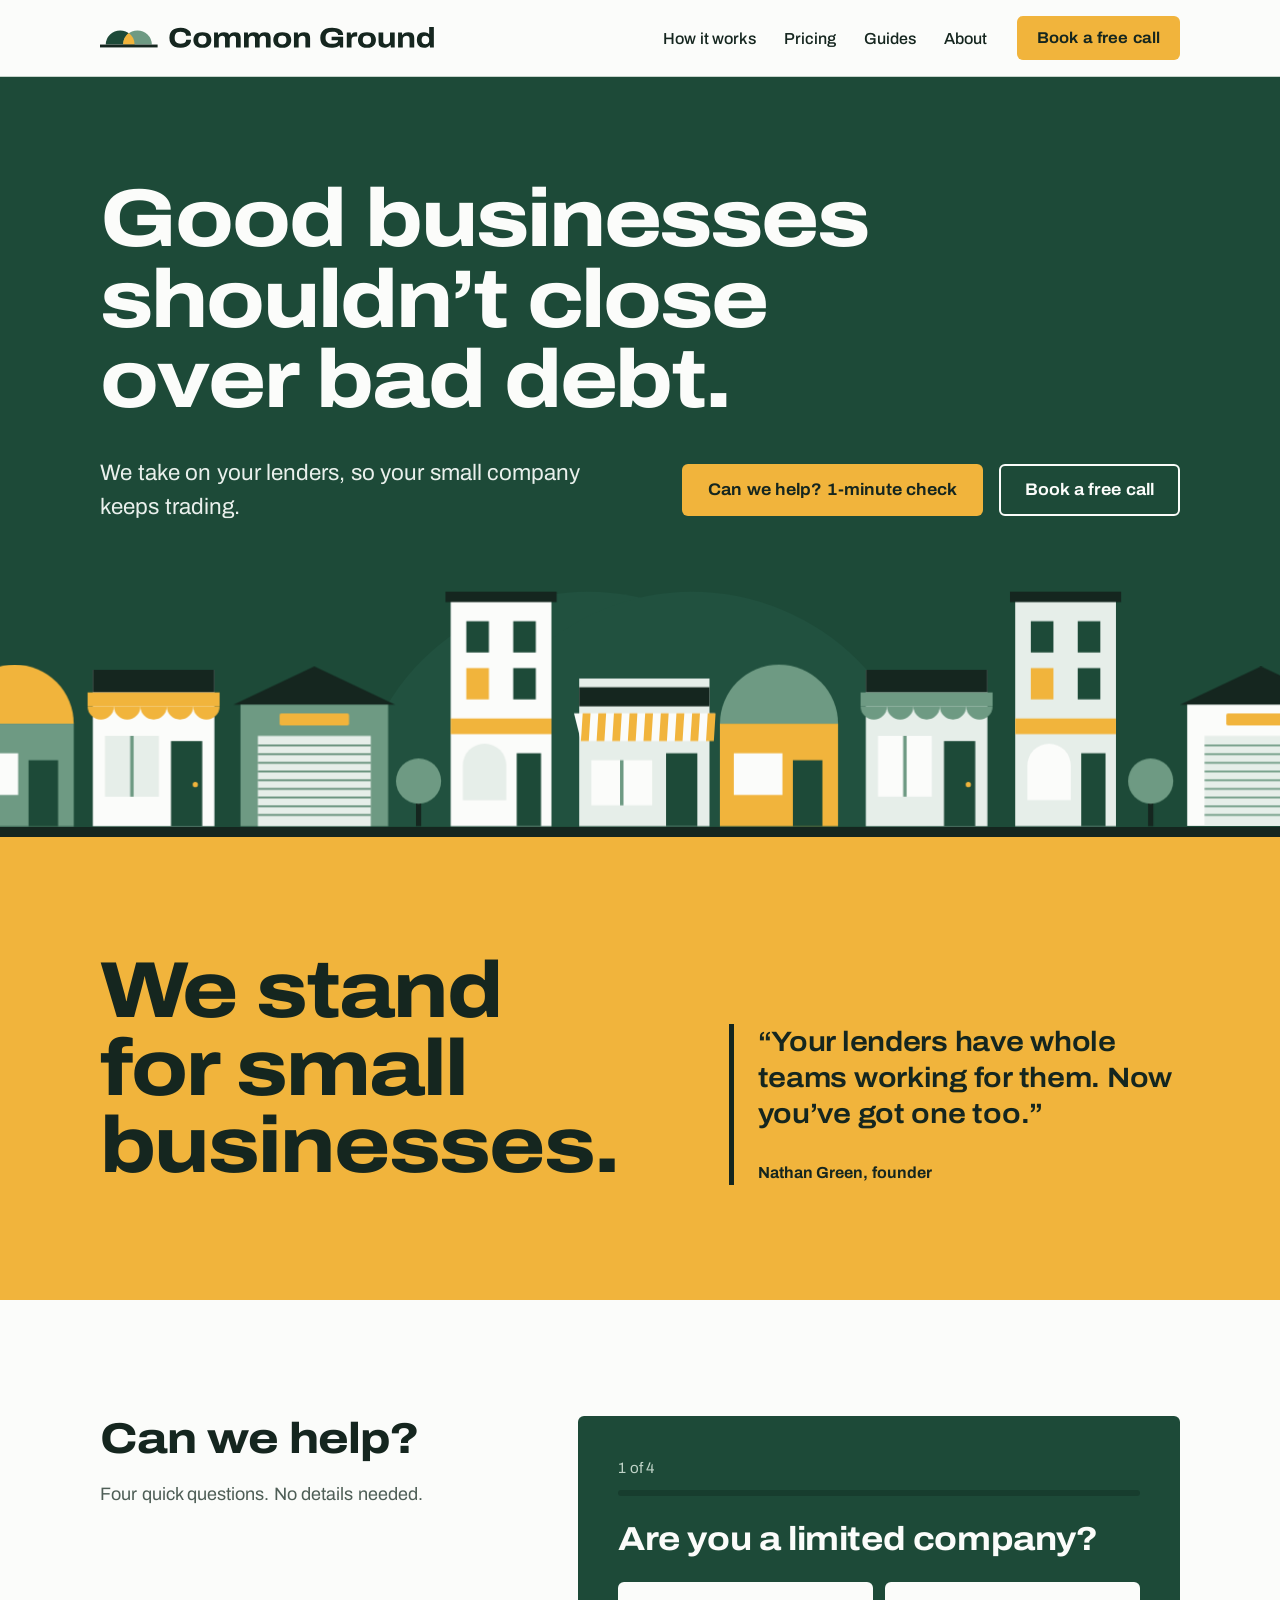
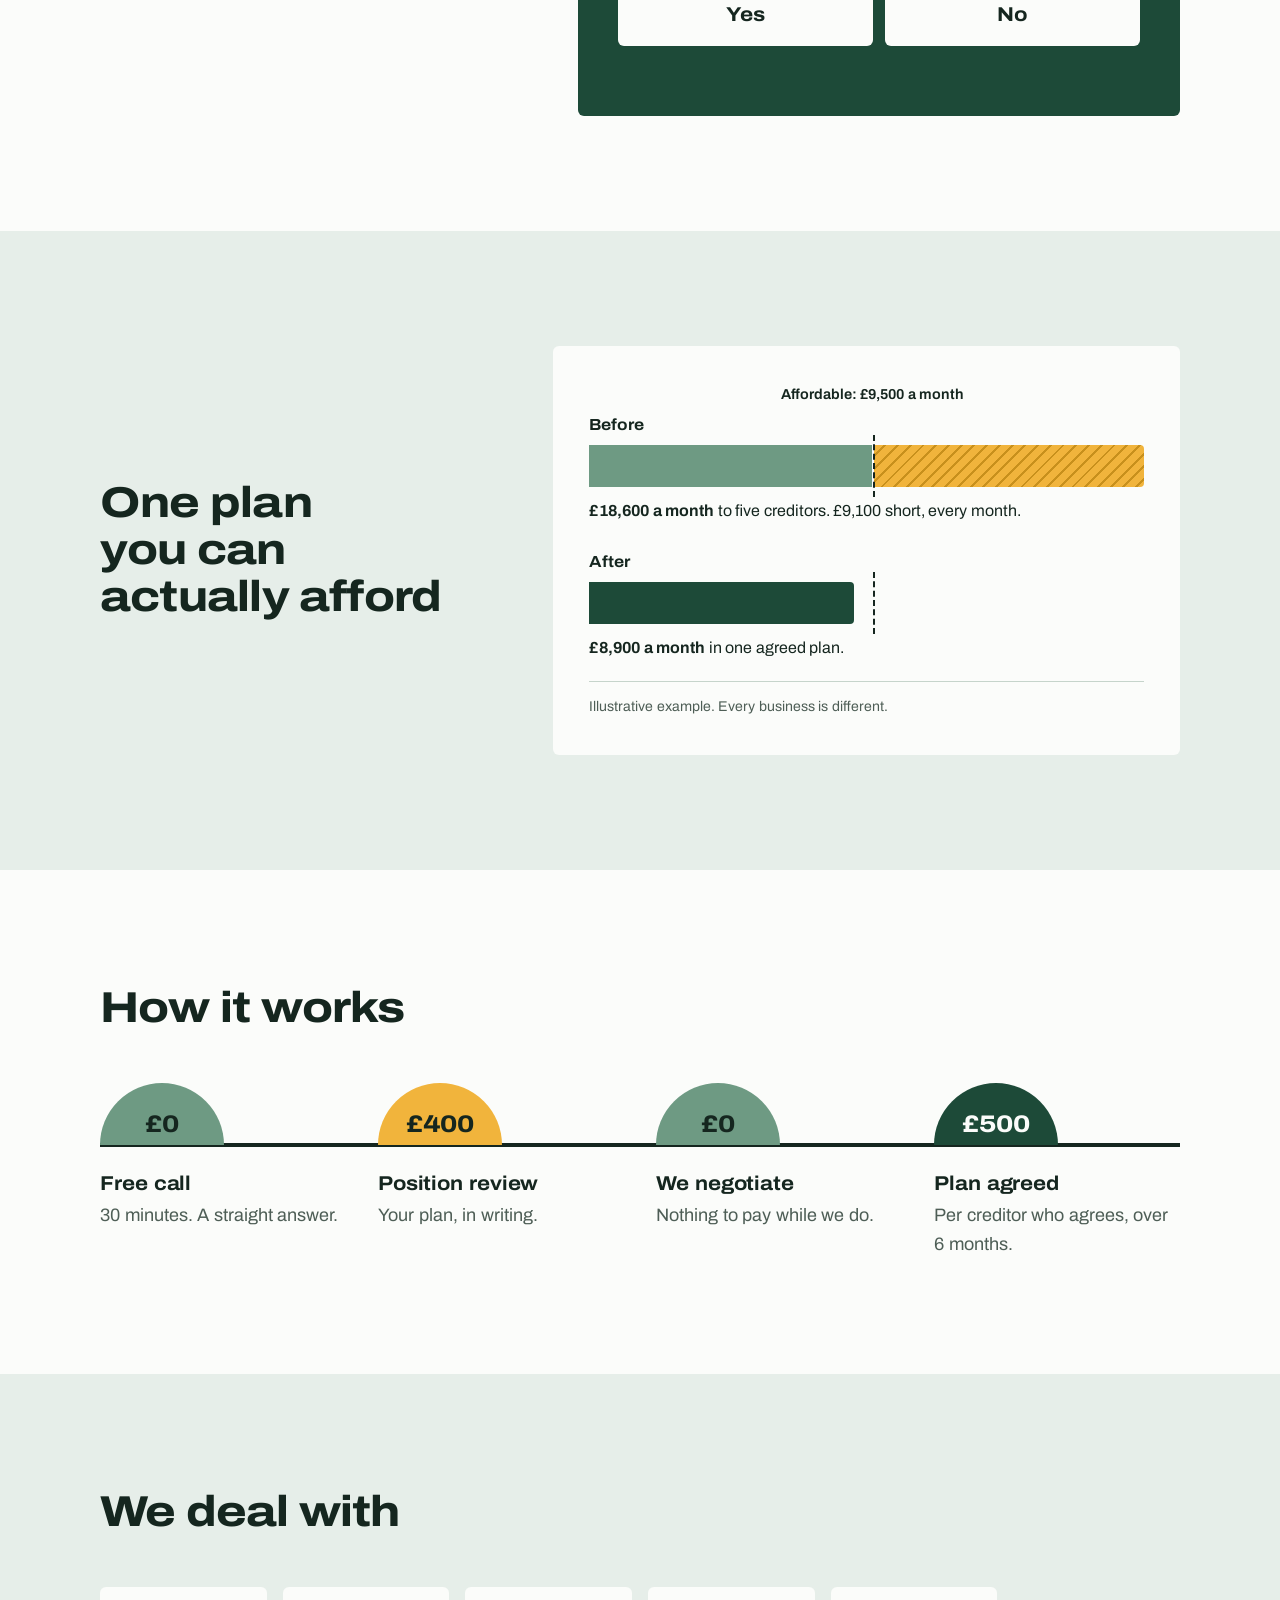
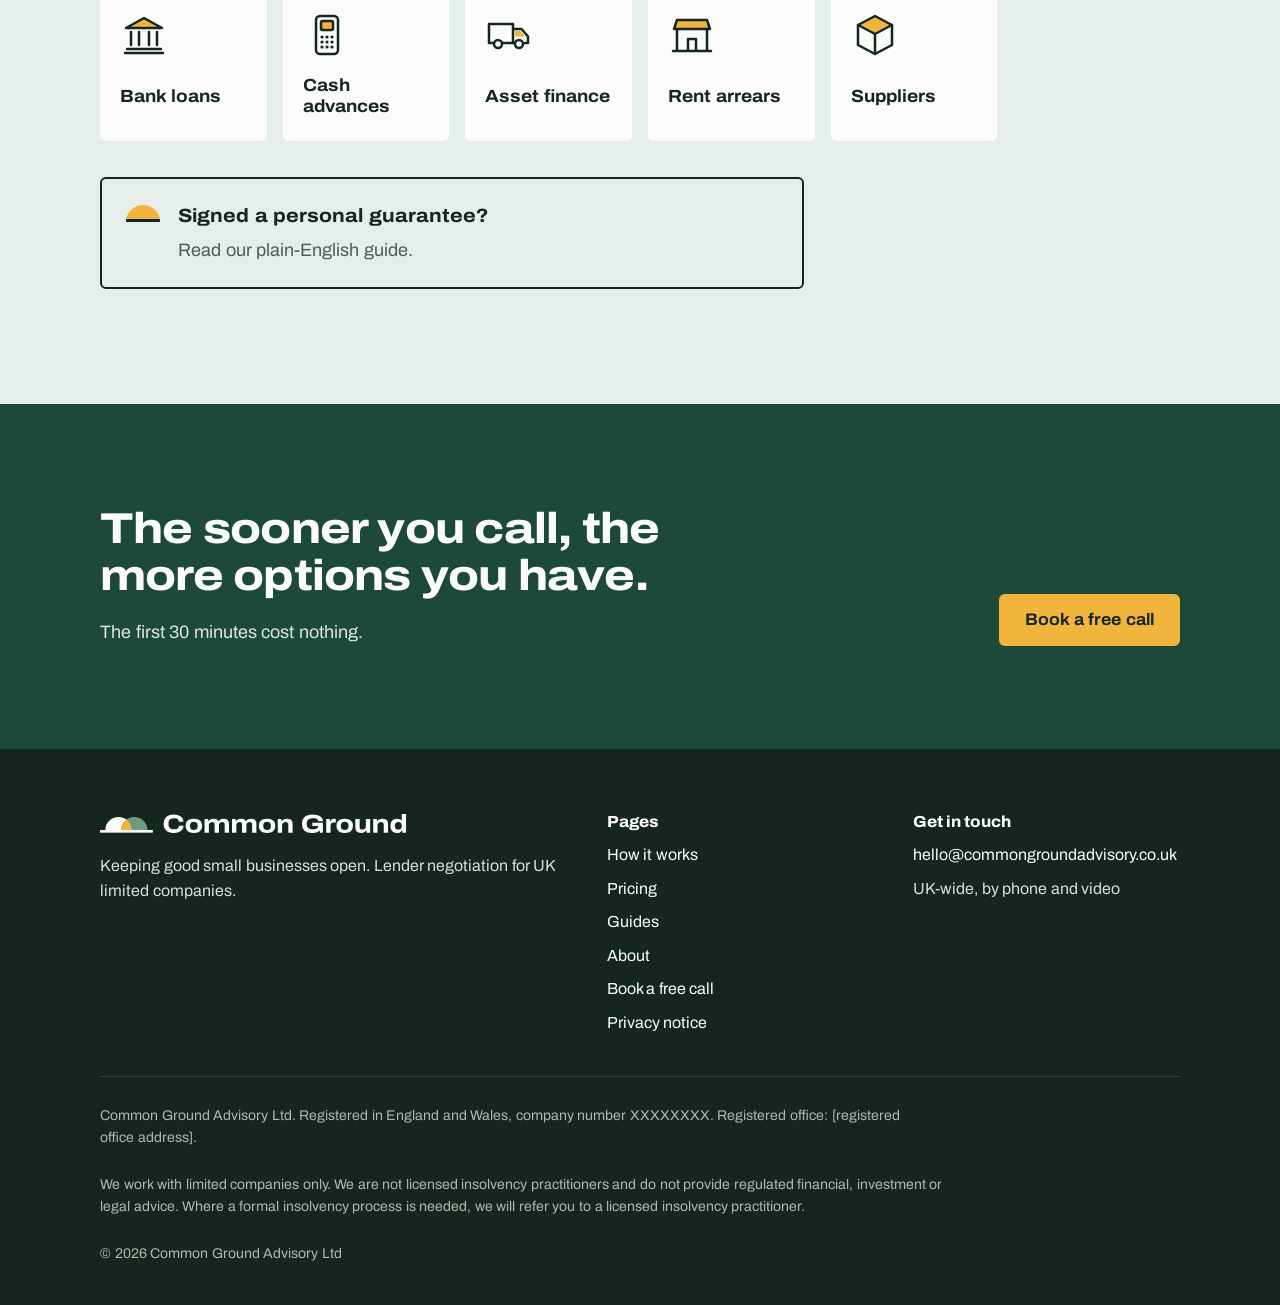
<file: index.html>
<!doctype html>
<html lang="en-GB" class="no-js">
<head>
<meta charset="utf-8">
<meta name="viewport" content="width=device-width, initial-scale=1">
<title>Common Ground Advisory | Keeping good small businesses open</title>
<meta name="description" content="Good businesses shouldn't close over bad debt. We negotiate with your lenders, landlord and suppliers so your small company keeps trading.">
<link rel="canonical" href="https://www.commongroundadvisory.co.uk/">
<meta property="og:type" content="website">
<meta property="og:site_name" content="Common Ground Advisory">
<meta property="og:title" content="Common Ground Advisory | Keeping good small businesses open">
<meta property="og:description" content="Good businesses shouldn't close over bad debt. We negotiate with your lenders, landlord and suppliers so your small company keeps trading.">
<meta property="og:url" content="https://www.commongroundadvisory.co.uk/">
<meta property="og:image" content="https://www.commongroundadvisory.co.uk/assets/img/og-image.png">
<meta property="og:image:width" content="1200">
<meta property="og:image:height" content="630">
<meta property="og:locale" content="en_GB">
<meta name="twitter:card" content="summary_large_image">
<meta name="theme-color" content="#1D4A38">
<link rel="icon" href="/favicon.svg" type="image/svg+xml">
<link rel="icon" href="/favicon-32.png" sizes="32x32" type="image/png">
<link rel="apple-touch-icon" href="/apple-touch-icon.png">
<link rel="preload" href="/assets/fonts/archivo-variable.woff2" as="font" type="font/woff2" crossorigin>
<link rel="stylesheet" href="/assets/css/site.css?v=9621d015">
<script src="/assets/js/site.js?v=9621d015" defer></script>
<script type="application/ld+json">
{
  "@context": "https://schema.org",
  "@type": "ProfessionalService",
  "name": "Common Ground Advisory",
  "legalName": "Common Ground Advisory Ltd",
  "url": "https://www.commongroundadvisory.co.uk/",
  "logo": "https://www.commongroundadvisory.co.uk/assets/img/logo.png",
  "image": "https://www.commongroundadvisory.co.uk/assets/img/og-image.png",
  "email": "hello@commongroundadvisory.co.uk",
  "description": "We negotiate with lenders, landlords and suppliers so good small companies can keep trading. UK limited companies only.",
  "areaServed": {
    "@type": "Country",
    "name": "United Kingdom"
  },
  "founder": {
    "@type": "Person",
    "name": "Nathan Green"
  }
}
</script>
</head>
<body>
<a class="skip" href="#main">Skip to content</a>
<header class="site-header">
  <div class="wrap">
    <a class="brand" href="/" aria-label="Common Ground Advisory, home">
      <img src="/assets/img/logo-inline.svg" alt="Common Ground Advisory" width="336" height="24">
    </a>
    <button class="menu-toggle" type="button" aria-expanded="false" aria-controls="site-nav"><svg viewBox="0 0 18 18" aria-hidden="true" focusable="false"><path d="M1 4h16M1 9h16M1 14h16" stroke="currentColor" stroke-width="2"/></svg>Menu</button>
    <nav class="nav" id="site-nav" aria-label="Main">
      <ul>
          <li><a href="/how-it-works">How it works</a></li>
          <li><a href="/pricing">Pricing</a></li>
          <li><a href="/guides">Guides</a></li>
          <li><a href="/about">About</a></li>
      </ul>
      <a class="btn btn-primary" href="/contact">Book a free call</a>
    </nav>
  </div>
</header>
<main id="main">

<section class="hero hero-street on-forest">
  <div class="wrap">
    <div class="hero-copy">
      <h1>Good businesses shouldn&rsquo;t close over bad debt.</h1>
      <div class="hero-row">
        <p class="lead">We take on your lenders, so your small company keeps trading.</p>
        <div class="btn-row">
          <a class="btn btn-primary" href="#check">Can we help? 1-minute check</a>
          <a class="btn btn-ghost" href="/contact">Book a free call</a>
        </div>
      </div>
    </div>
  </div>
  <div class="street-wrap"><svg class="street" viewBox="0 40 1600 280" preserveAspectRatio="xMidYMax slice" xmlns="http://www.w3.org/2000/svg" aria-hidden="true" focusable="false"><path d="M470 320A270 270 0 0 1 1010 320Z" fill="#21513F"/><path d="M590 320A270 270 0 0 1 1130 320Z" fill="#21513F"/><g class="shop" transform="translate(-640 0)">
      <path d="M652 202A68 68 0 0 1 788 202Z" fill="#F1B43C"/>
      <rect x="652" y="202" width="136" height="118" fill="#6E9A83"/>
      <rect x="668" y="236" width="56" height="48" fill="#FBFCFA"/>
      <rect x="736" y="244" width="34" height="76" fill="#1D4A38"/>
    </g><g class="shop" transform="translate(150 0)">
      <rect x="20" y="140" width="140" height="180" fill="#FBFCFA"/>
      <rect x="20" y="140" width="140" height="26" fill="#15261F"/>
      <rect x="14" y="166" width="152" height="16" fill="#F1B43C"/><path d="M14.0 182A15.2 15.2 0 0 0 44.4 182Z" fill="#F1B43C"/><path d="M44.4 182A15.2 15.2 0 0 0 74.8 182Z" fill="#F1B43C"/><path d="M74.8 182A15.2 15.2 0 0 0 105.2 182Z" fill="#F1B43C"/><path d="M105.2 182A15.2 15.2 0 0 0 135.6 182Z" fill="#F1B43C"/><path d="M135.6 182A15.2 15.2 0 0 0 166.0 182Z" fill="#F1B43C"/>
      <rect x="34" y="216" width="62" height="70" fill="#E6EEE9"/><rect x="63" y="216" width="4" height="70" fill="#6E9A83"/>
      <rect x="110" y="222" width="36" height="98" fill="#1D4A38"/><circle cx="138" cy="272" r="3" fill="#F1B43C"/>
    </g><g class="shop" transform="translate(160 0)">
      <path d="M172 180L265 136L358 180Z" fill="#15261F"/>
      <rect x="180" y="180" width="170" height="140" fill="#6E9A83"/>
      <rect x="225" y="190" width="80" height="14" rx="2" fill="#F1B43C"/>
      <rect x="200" y="216" width="130" height="104" fill="#E6EEE9"/><rect x="200" y="226" width="130" height="2" fill="#5d8a73"/><rect x="200" y="236" width="130" height="2" fill="#5d8a73"/><rect x="200" y="246" width="130" height="2" fill="#5d8a73"/><rect x="200" y="256" width="130" height="2" fill="#5d8a73"/><rect x="200" y="266" width="130" height="2" fill="#5d8a73"/><rect x="200" y="276" width="130" height="2" fill="#5d8a73"/><rect x="200" y="286" width="130" height="2" fill="#5d8a73"/><rect x="200" y="296" width="130" height="2" fill="#5d8a73"/><rect x="200" y="306" width="130" height="2" fill="#5d8a73"/>
    </g><g class="shop"><rect x="542" y="262" width="6" height="58" fill="#15261F"/><circle cx="545" cy="268" r="26" fill="#6E9A83"/></g><g class="shop" transform="translate(220 0)">
      <rect x="362" y="60" width="116" height="260" fill="#FBFCFA"/>
      <rect x="356" y="50" width="128" height="12" fill="#15261F"/>
      <rect x="380" y="84" width="26" height="36" fill="#1D4A38"/><rect x="434" y="84" width="26" height="36" fill="#1D4A38"/>
      <rect x="380" y="138" width="26" height="36" fill="#F1B43C"/><rect x="434" y="138" width="26" height="36" fill="#1D4A38"/>
      <rect x="362" y="196" width="116" height="18" fill="#F1B43C"/>
      <path d="M376 290V250A25 25 0 0 1 426 250V290Z" fill="#E6EEE9"/>
      <rect x="438" y="236" width="28" height="84" fill="#1D4A38"/>
    </g><g class="shop" transform="translate(240 0)">
      <rect x="490" y="150" width="150" height="170" fill="#E6EEE9"/>
      <rect x="490" y="160" width="150" height="22" fill="#15261F"/>
      <path d="M484 190H646L638 222H492Z" fill="#FBFCFA"/><path d="M494 190h9l-2 32h-9z" fill="#F1B43C"/><path d="M512 190h9l-2 32h-9z" fill="#F1B43C"/><path d="M530 190h9l-2 32h-9z" fill="#F1B43C"/><path d="M548 190h9l-2 32h-9z" fill="#F1B43C"/><path d="M566 190h9l-2 32h-9z" fill="#F1B43C"/><path d="M584 190h9l-2 32h-9z" fill="#F1B43C"/><path d="M602 190h9l-2 32h-9z" fill="#F1B43C"/><path d="M620 190h9l-2 32h-9z" fill="#F1B43C"/><path d="M638 190h9l-2 32h-9z" fill="#F1B43C"/>
      <rect x="504" y="244" width="70" height="52" fill="#FBFCFA"/><rect x="537" y="244" width="4" height="52" fill="#6E9A83"/>
      <rect x="590" y="236" width="36" height="84" fill="#1D4A38"/>
    </g><g class="shop" transform="translate(240 0)">
      <path d="M652 202A68 68 0 0 1 788 202Z" fill="#6E9A83"/>
      <rect x="652" y="202" width="136" height="118" fill="#F1B43C"/>
      <rect x="668" y="236" width="56" height="48" fill="#FBFCFA"/>
      <rect x="736" y="244" width="34" height="76" fill="#1D4A38"/>
    </g><g class="shop" transform="translate(1040 0)">
      <rect x="20" y="140" width="140" height="180" fill="#E6EEE9"/>
      <rect x="20" y="140" width="140" height="26" fill="#15261F"/>
      <rect x="14" y="166" width="152" height="16" fill="#6E9A83"/><path d="M14.0 182A15.2 15.2 0 0 0 44.4 182Z" fill="#6E9A83"/><path d="M44.4 182A15.2 15.2 0 0 0 74.8 182Z" fill="#6E9A83"/><path d="M74.8 182A15.2 15.2 0 0 0 105.2 182Z" fill="#6E9A83"/><path d="M105.2 182A15.2 15.2 0 0 0 135.6 182Z" fill="#6E9A83"/><path d="M135.6 182A15.2 15.2 0 0 0 166.0 182Z" fill="#6E9A83"/>
      <rect x="34" y="216" width="62" height="70" fill="#FBFCFA"/><rect x="63" y="216" width="4" height="70" fill="#6E9A83"/>
      <rect x="110" y="222" width="36" height="98" fill="#1D4A38"/><circle cx="138" cy="272" r="3" fill="#F1B43C"/>
    </g><g class="shop" transform="translate(870 0)">
      <rect x="362" y="60" width="116" height="260" fill="#E6EEE9"/>
      <rect x="356" y="50" width="128" height="12" fill="#15261F"/>
      <rect x="380" y="84" width="26" height="36" fill="#1D4A38"/><rect x="434" y="84" width="26" height="36" fill="#1D4A38"/>
      <rect x="380" y="138" width="26" height="36" fill="#F1B43C"/><rect x="434" y="138" width="26" height="36" fill="#1D4A38"/>
      <rect x="362" y="196" width="116" height="18" fill="#F1B43C"/>
      <path d="M376 290V250A25 25 0 0 1 426 250V290Z" fill="#FBFCFA"/>
      <rect x="438" y="236" width="28" height="84" fill="#1D4A38"/>
    </g><g class="shop"><rect x="1385" y="262" width="6" height="58" fill="#15261F"/><circle cx="1388" cy="268" r="26" fill="#6E9A83"/></g><g class="shop" transform="translate(1250 0)">
      <path d="M172 180L265 136L358 180Z" fill="#15261F"/>
      <rect x="180" y="180" width="170" height="140" fill="#FBFCFA"/>
      <rect x="225" y="190" width="80" height="14" rx="2" fill="#F1B43C"/>
      <rect x="200" y="216" width="130" height="104" fill="#E6EEE9"/><rect x="200" y="226" width="130" height="2" fill="#6E9A83"/><rect x="200" y="236" width="130" height="2" fill="#6E9A83"/><rect x="200" y="246" width="130" height="2" fill="#6E9A83"/><rect x="200" y="256" width="130" height="2" fill="#6E9A83"/><rect x="200" y="266" width="130" height="2" fill="#6E9A83"/><rect x="200" y="276" width="130" height="2" fill="#6E9A83"/><rect x="200" y="286" width="130" height="2" fill="#6E9A83"/><rect x="200" y="296" width="130" height="2" fill="#6E9A83"/><rect x="200" y="306" width="130" height="2" fill="#6E9A83"/>
    </g></svg></div>
</section>
<div class="ground" role="presentation"></div>

<section class="band manifesto">
  <div class="wrap">
    <h2>We stand for small businesses.</h2>
    <blockquote>
      <p>&ldquo;Your lenders have whole teams working for them. Now you&rsquo;ve got one too.&rdquo;</p>
      <footer>Nathan Green, founder</footer>
    </blockquote>
  </div>
</section>

<section class="band">
  <div class="wrap split">
    <div class="section-head">
      <h2>Can we help?</h2>
      <p class="muted">Four quick questions. No details needed.</p>
    </div>
    <div class="qcheck" id="check" data-qcheck>
      <div class="qc-head">
        <p class="qc-progress"><span data-qc-step>1</span> of 4</p>
        <div class="qc-bar"><span data-qc-bar></span></div>
      </div>
      <ol class="qc-questions">
        <li data-q="ltd" data-bad="no"><p class="qc-q">Are you a limited company?</p></li>
        <li data-q="sales" data-bad="no"><p class="qc-q">Are customers still buying?</p></li>
        <li data-q="repay" data-bad="no"><p class="qc-q">Is the real problem your repayments, not a lack of sales?</p></li>
        <li data-q="hmrc" data-bad="yes"><p class="qc-q">Is almost all of it owed to HMRC?</p></li>
      </ol>
      <div class="qc-answers" role="group" aria-label="Your answer">
        <button type="button" class="qc-btn" data-answer="yes">Yes</button>
        <button type="button" class="qc-btn" data-answer="no">No</button>
      </div>
      <div class="qc-results" aria-live="polite">
        <div data-result="good" hidden>
          <p class="qc-title">Sounds like we can help.</p>
          <p>Book a free 30-minute call and we&rsquo;ll tell you straight.</p>
          <a class="btn btn-primary" href="/contact">Book your free call</a>
        </div>
        <div data-result="ltd" hidden>
          <p class="qc-title">We only work with limited companies.</p>
          <p><a href="https://businessdebtline.org" rel="noopener">Business Debtline</a> gives free help to sole traders and partnerships.</p>
        </div>
        <div data-result="sales" hidden>
          <p class="qc-title">This might need more than a new plan.</p>
          <p>If sales have gone, stretching the debt out won&rsquo;t fix it. We can point you to a licensed insolvency practitioner we trust.</p>
          <a class="btn btn-primary" href="/contact">Talk it through anyway</a>
        </div>
        <div data-result="hmrc" hidden>
          <p class="qc-title">Start with HMRC.</p>
          <p>A <a href="https://www.gov.uk/difficulties-paying-hmrc" rel="noopener">Time to Pay arrangement</a> is usually the answer. Owe other lenders too? We can still help.</p>
          <a class="btn btn-primary" href="/contact">Book a free call</a>
        </div>
        <button type="button" class="qc-restart" data-qc-restart hidden>Start again</button>
      </div>
      <noscript><p><a class="link-strong" href="/contact">Book a free call</a> and we&rsquo;ll tell you if we can help.</p></noscript>
    </div>
  </div>
</section>

<section class="band band-sage">
  <div class="wrap split split-chart">
    <div class="section-head">
      <h2>One plan you can actually afford</h2>
    </div>
    <figure class="plan-chart">
      <div class="pc-plot" role="img" aria-label="Illustrative example. Before: repayments of £18,600 a month across five creditors, against £9,500 the business can afford, leaving it £9,100 short each month. After: one agreed plan of £8,900 a month.">
        <div class="pc-limit" style="--x: 51.1%"><span>Affordable: &pound;9,500 a month</span></div>
        <div class="pc-row">
          <p class="pc-label">Before</p>
          <div class="pc-track"><span class="seg seg-ok" style="width: 51.1%"></span><span class="seg seg-over" style="width: 48.9%"></span></div>
          <p class="pc-value"><strong>&pound;18,600 a month</strong> to five creditors. &pound;9,100 short, every month.</p>
        </div>
        <div class="pc-row">
          <p class="pc-label">After</p>
          <div class="pc-track"><span class="seg seg-plan" style="width: 47.8%"></span></div>
          <p class="pc-value"><strong>&pound;8,900 a month</strong> in one agreed plan.</p>
        </div>
      </div>
      <figcaption>Illustrative example. Every business is different.</figcaption>
    </figure>
  </div>
</section>

<section class="band">
  <div class="wrap">
    <h2 class="section-title">How it works</h2>
    <ol class="costline">
      <li><span class="bump bump-free">&pound;0</span><h3>Free call</h3><p>30 minutes. A straight answer.</p></li>
      <li><span class="bump bump-review">&pound;400</span><h3>Position review</h3><p>Your plan, in writing.</p></li>
      <li><span class="bump bump-wait">&pound;0</span><h3>We negotiate</h3><p>Nothing to pay while we do.</p></li>
      <li><span class="bump bump-agreed">&pound;500</span><h3>Plan agreed</h3><p>Per creditor who agrees, over 6 months.</p></li>
    </ol>
  </div>
</section>

<section class="band band-sage">
  <div class="wrap">
    <h2 class="section-title">We deal with</h2>
    <ul class="icon-row">
      <li><svg viewBox="0 0 48 48" width="48" height="48" fill="none" stroke="#15261F" stroke-width="2.5" stroke-linecap="round" stroke-linejoin="round" aria-hidden="true" focusable="false"><path d="M6 17L24 7l18 10H6z" fill="#F1B43C"/><path d="M11 21v13M19 21v13M29 21v13M37 21v13M7 38h34M5 42h38"/></svg><span>Bank loans</span></li>
      <li><svg viewBox="0 0 48 48" width="48" height="48" fill="none" stroke="#15261F" stroke-width="2.5" stroke-linecap="round" stroke-linejoin="round" aria-hidden="true" focusable="false"><rect x="13" y="5" width="22" height="38" rx="4"/><rect x="18" y="10" width="12" height="9" rx="1.5" fill="#F1B43C"/><path d="M19 26h.01M24 26h.01M29 26h.01M19 31h.01M24 31h.01M29 31h.01M19 36h.01M24 36h.01M29 36h.01" stroke-width="3.2"/></svg><span>Cash advances</span></li>
      <li><svg viewBox="0 0 48 48" width="48" height="48" fill="none" stroke="#15261F" stroke-width="2.5" stroke-linecap="round" stroke-linejoin="round" aria-hidden="true" focusable="false"><path d="M30 20h5.5l4.5 5.5H30z" fill="#F1B43C" stroke="none"/><path d="M9 32H4V13h24v19M28 18h8.5L43 25.5V32h-3M17 32h13"/><circle cx="13" cy="33" r="4"/><circle cx="34" cy="33" r="4"/></svg><span>Asset finance</span></li>
      <li><svg viewBox="0 0 48 48" width="48" height="48" fill="none" stroke="#15261F" stroke-width="2.5" stroke-linecap="round" stroke-linejoin="round" aria-hidden="true" focusable="false"><path d="M9 9h30l3 9H6z" fill="#F1B43C"/><path d="M9 18v22h30V18M20 40V28h8v12M5 40h38"/></svg><span>Rent arrears</span></li>
      <li><svg viewBox="0 0 48 48" width="48" height="48" fill="none" stroke="#15261F" stroke-width="2.5" stroke-linecap="round" stroke-linejoin="round" aria-hidden="true" focusable="false"><path d="M24 5l17 9-17 9-17-9z" fill="#F1B43C" stroke="none"/><path d="M24 5l17 9v20l-17 9-17-9V14z"/><path d="M7 14l17 9 17-9M24 23v20"/></svg><span>Suppliers</span></li>
    </ul>
    <a class="guide-callout" href="/guides/personal-guarantees">
      <span class="gc-title">Signed a personal guarantee?</span>
      <span class="gc-text">Read our plain-English guide.</span>
    </a>
  </div>
</section>

<section class="cta-band on-forest">
  <div class="wrap">
    <div>
      <h2>The sooner you call, the more options you have.</h2>
      <p>The first 30 minutes cost nothing.</p>
    </div>
    <a class="btn btn-primary" href="/contact">Book a free call</a>
  </div>
</section>
</main>
<footer class="site-footer">
  <div class="wrap">
    <div class="foot-top">
      <div>
        <img src="/assets/img/logo-inline-reverse.svg" alt="Common Ground Advisory" width="308" height="22">
        <p>Keeping good small businesses open. Lender negotiation for UK limited companies.</p>
      </div>
      <div>
        <h2>Pages</h2>
        <ul>
          <li><a href="/how-it-works">How it works</a></li>
          <li><a href="/pricing">Pricing</a></li>
          <li><a href="/guides">Guides</a></li>
          <li><a href="/about">About</a></li>
          <li><a href="/contact">Book a free call</a></li>
          <li><a href="/privacy">Privacy notice</a></li>
        </ul>
      </div>
      <div>
        <h2>Get in touch</h2>
        <ul>
          <li><a href="mailto:hello@commongroundadvisory.co.uk">hello@<wbr>commongroundadvisory.co.uk</a></li>
          <li>UK-wide, by phone and video</li>
        </ul>
      </div>
    </div>
    <div class="legal">
      <p>Common Ground Advisory Ltd. Registered in England and Wales, company number XXXXXXXX. Registered office: [registered office address].</p>
      <p>We work with limited companies only. We are not licensed insolvency practitioners and do not provide regulated financial, investment or legal advice. Where a formal insolvency process is needed, we will refer you to a licensed insolvency practitioner.</p>
      <p>&copy; 2026 Common Ground Advisory Ltd</p>
    </div>
  </div>
</footer>
</body>
</html>
</file>
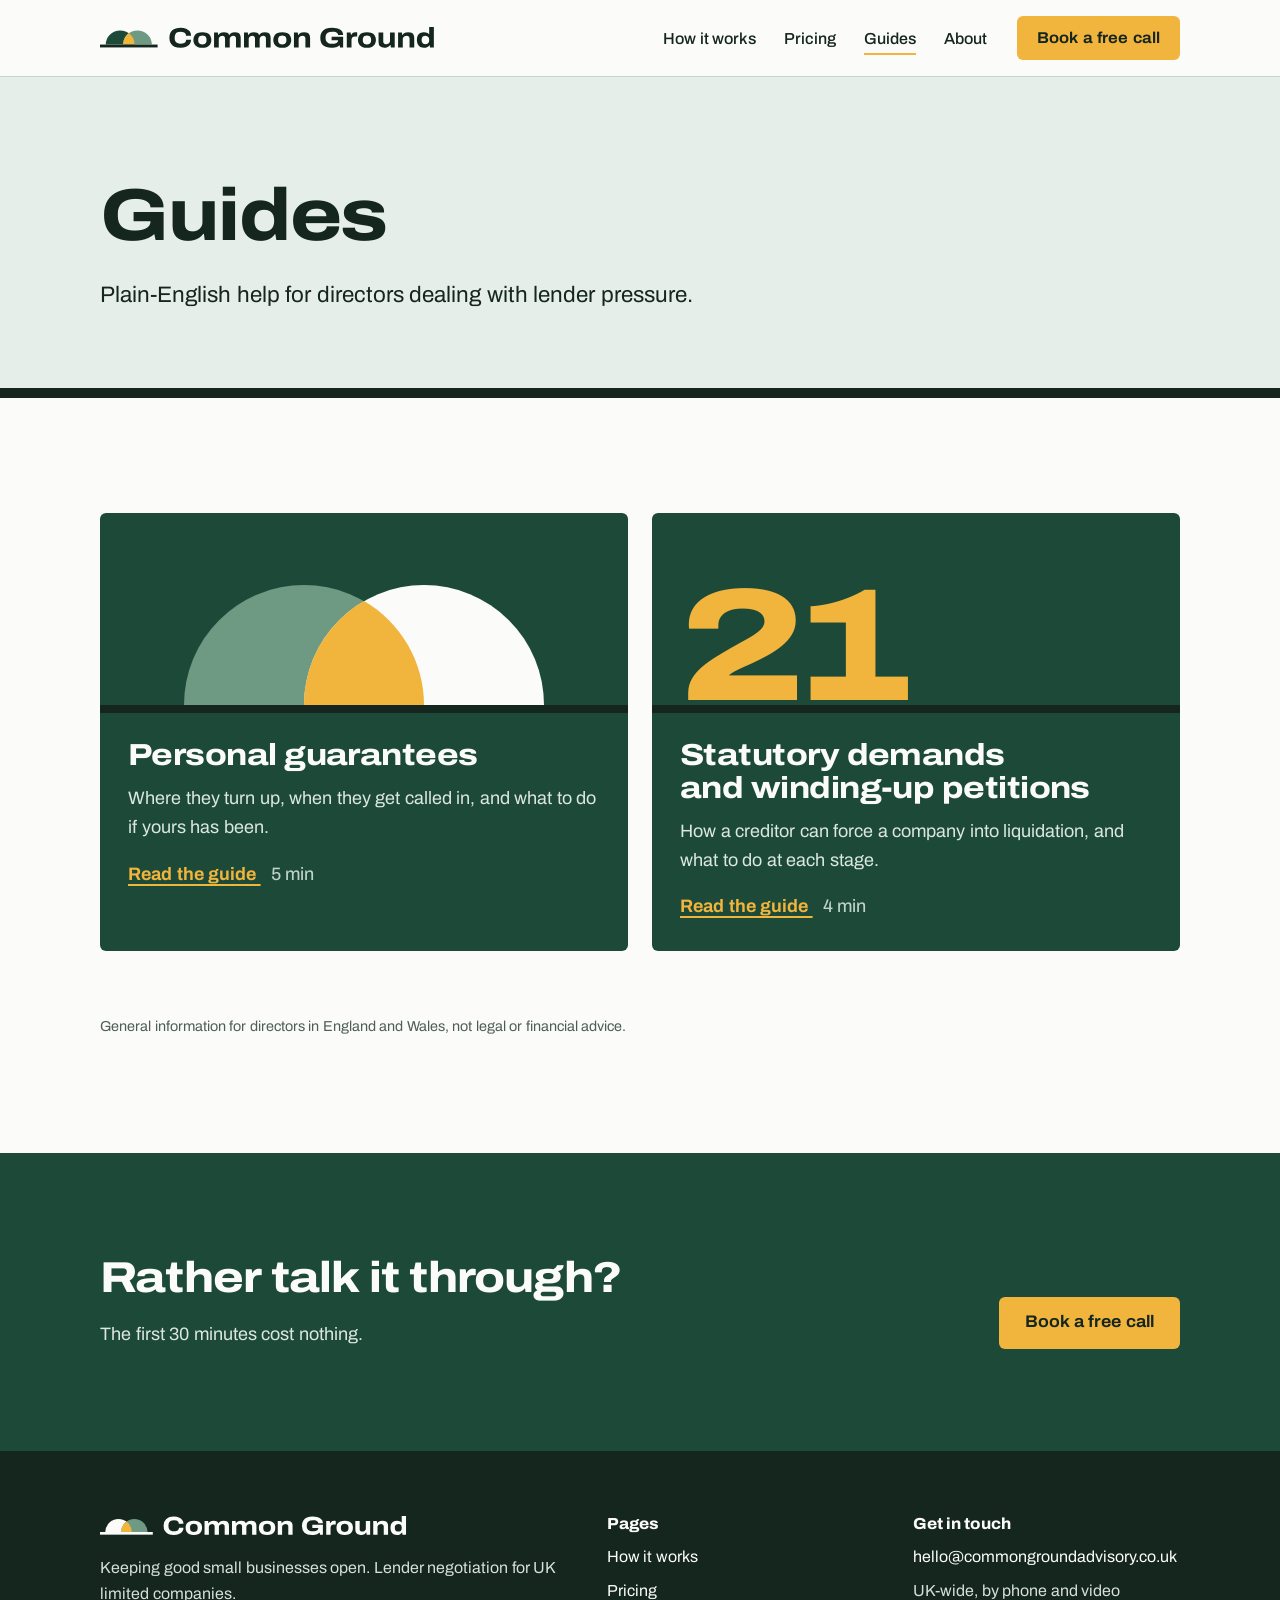
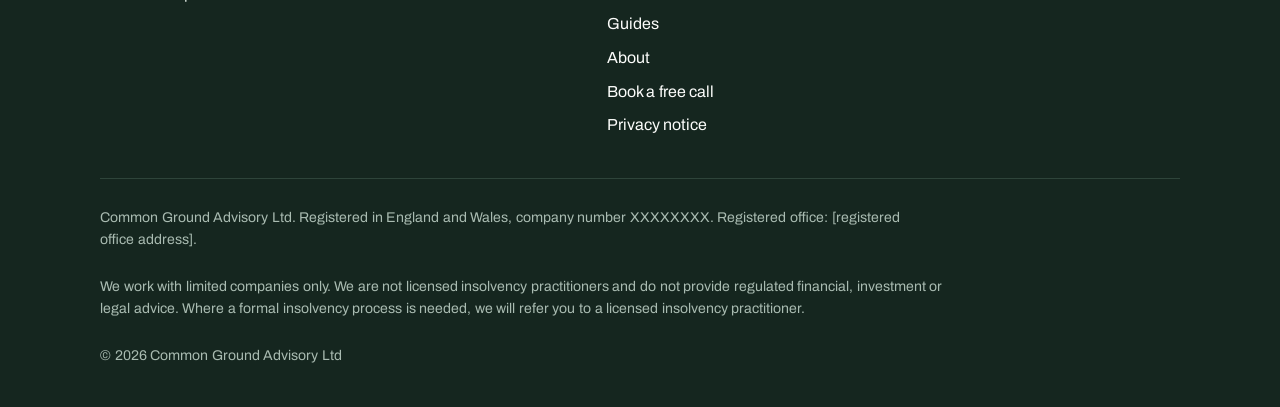
<file: guides/index.html>
<!doctype html>
<html lang="en-GB" class="no-js">
<head>
<meta charset="utf-8">
<meta name="viewport" content="width=device-width, initial-scale=1">
<title>Guides for directors | Common Ground Advisory</title>
<meta name="description" content="Plain-English guides for company directors dealing with lender pressure: personal guarantees, statutory demands and winding-up petitions.">
<link rel="canonical" href="https://www.commongroundadvisory.co.uk/guides">
<meta property="og:type" content="website">
<meta property="og:site_name" content="Common Ground Advisory">
<meta property="og:title" content="Guides for directors | Common Ground Advisory">
<meta property="og:description" content="Plain-English guides for company directors dealing with lender pressure: personal guarantees, statutory demands and winding-up petitions.">
<meta property="og:url" content="https://www.commongroundadvisory.co.uk/guides">
<meta property="og:image" content="https://www.commongroundadvisory.co.uk/assets/img/og-image.png">
<meta property="og:image:width" content="1200">
<meta property="og:image:height" content="630">
<meta property="og:locale" content="en_GB">
<meta name="twitter:card" content="summary_large_image">
<meta name="theme-color" content="#1D4A38">
<link rel="icon" href="/favicon.svg" type="image/svg+xml">
<link rel="icon" href="/favicon-32.png" sizes="32x32" type="image/png">
<link rel="apple-touch-icon" href="/apple-touch-icon.png">
<link rel="preload" href="/assets/fonts/archivo-variable.woff2" as="font" type="font/woff2" crossorigin>
<link rel="stylesheet" href="/assets/css/site.css?v=9621d015">
<script src="/assets/js/site.js?v=9621d015" defer></script>
</head>
<body>
<a class="skip" href="#main">Skip to content</a>
<header class="site-header">
  <div class="wrap">
    <a class="brand" href="/" aria-label="Common Ground Advisory, home">
      <img src="/assets/img/logo-inline.svg" alt="Common Ground Advisory" width="336" height="24">
    </a>
    <button class="menu-toggle" type="button" aria-expanded="false" aria-controls="site-nav"><svg viewBox="0 0 18 18" aria-hidden="true" focusable="false"><path d="M1 4h16M1 9h16M1 14h16" stroke="currentColor" stroke-width="2"/></svg>Menu</button>
    <nav class="nav" id="site-nav" aria-label="Main">
      <ul>
          <li><a href="/how-it-works">How it works</a></li>
          <li><a href="/pricing">Pricing</a></li>
          <li><a href="/guides" aria-current="page">Guides</a></li>
          <li><a href="/about">About</a></li>
      </ul>
      <a class="btn btn-primary" href="/contact">Book a free call</a>
    </nav>
  </div>
</header>
<main id="main">

<section class="page-head">
  <div class="wrap">
    <h1>Guides</h1>
    <p class="lead">Plain-English help for directors dealing with lender pressure.</p>
  </div>
</section>

<section class="band">
  <div class="wrap">
    <ul class="feature-tiles">
      <li>
        <a href="/guides/personal-guarantees">
          <div class="ft-art"><svg viewBox="0 0 600 300" aria-hidden="true" focusable="false"><path d="M0 300A200 200 0 0 1 400 300Z" fill="#6E9A83"/><path d="M200 300A200 200 0 0 1 600 300Z" fill="#FBFCFA"/><path d="M200 300A200 200 0 0 1 300 126.8A200 200 0 0 1 400 300Z" fill="#F1B43C"/></svg></div>
          <div class="ft-body">
            <h2>Personal guarantees</h2>
            <p>Where they turn up, when they get called in, and what to do if yours has been.</p>
            <span class="ft-link">Read the guide <span class="muted-on">5 min</span></span>
          </div>
        </a>
      </li>
      <li>
        <a href="/guides/winding-up-petitions">
          <div class="ft-art ft-art-num"><span>21</span></div>
          <div class="ft-body">
            <h2>Statutory demands and <span class="nowrap">winding-up</span> petitions</h2>
            <p>How a creditor can force a company into liquidation, and what to do at each stage.</p>
            <span class="ft-link">Read the guide <span class="muted-on">4 min</span></span>
          </div>
        </a>
      </li>
    </ul>
    <p class="small muted mt-l measure">General information for directors in England and Wales, not legal or financial advice.</p>
  </div>
</section>

<section class="cta-band on-forest">
  <div class="wrap">
    <div>
      <h2>Rather talk it through?</h2>
      <p>The first 30 minutes cost nothing.</p>
    </div>
    <a class="btn btn-primary" href="/contact">Book a free call</a>
  </div>
</section>
</main>
<footer class="site-footer">
  <div class="wrap">
    <div class="foot-top">
      <div>
        <img src="/assets/img/logo-inline-reverse.svg" alt="Common Ground Advisory" width="308" height="22">
        <p>Keeping good small businesses open. Lender negotiation for UK limited companies.</p>
      </div>
      <div>
        <h2>Pages</h2>
        <ul>
          <li><a href="/how-it-works">How it works</a></li>
          <li><a href="/pricing">Pricing</a></li>
          <li><a href="/guides">Guides</a></li>
          <li><a href="/about">About</a></li>
          <li><a href="/contact">Book a free call</a></li>
          <li><a href="/privacy">Privacy notice</a></li>
        </ul>
      </div>
      <div>
        <h2>Get in touch</h2>
        <ul>
          <li><a href="mailto:hello@commongroundadvisory.co.uk">hello@<wbr>commongroundadvisory.co.uk</a></li>
          <li>UK-wide, by phone and video</li>
        </ul>
      </div>
    </div>
    <div class="legal">
      <p>Common Ground Advisory Ltd. Registered in England and Wales, company number XXXXXXXX. Registered office: [registered office address].</p>
      <p>We work with limited companies only. We are not licensed insolvency practitioners and do not provide regulated financial, investment or legal advice. Where a formal insolvency process is needed, we will refer you to a licensed insolvency practitioner.</p>
      <p>&copy; 2026 Common Ground Advisory Ltd</p>
    </div>
  </div>
</footer>
</body>
</html>
</file>
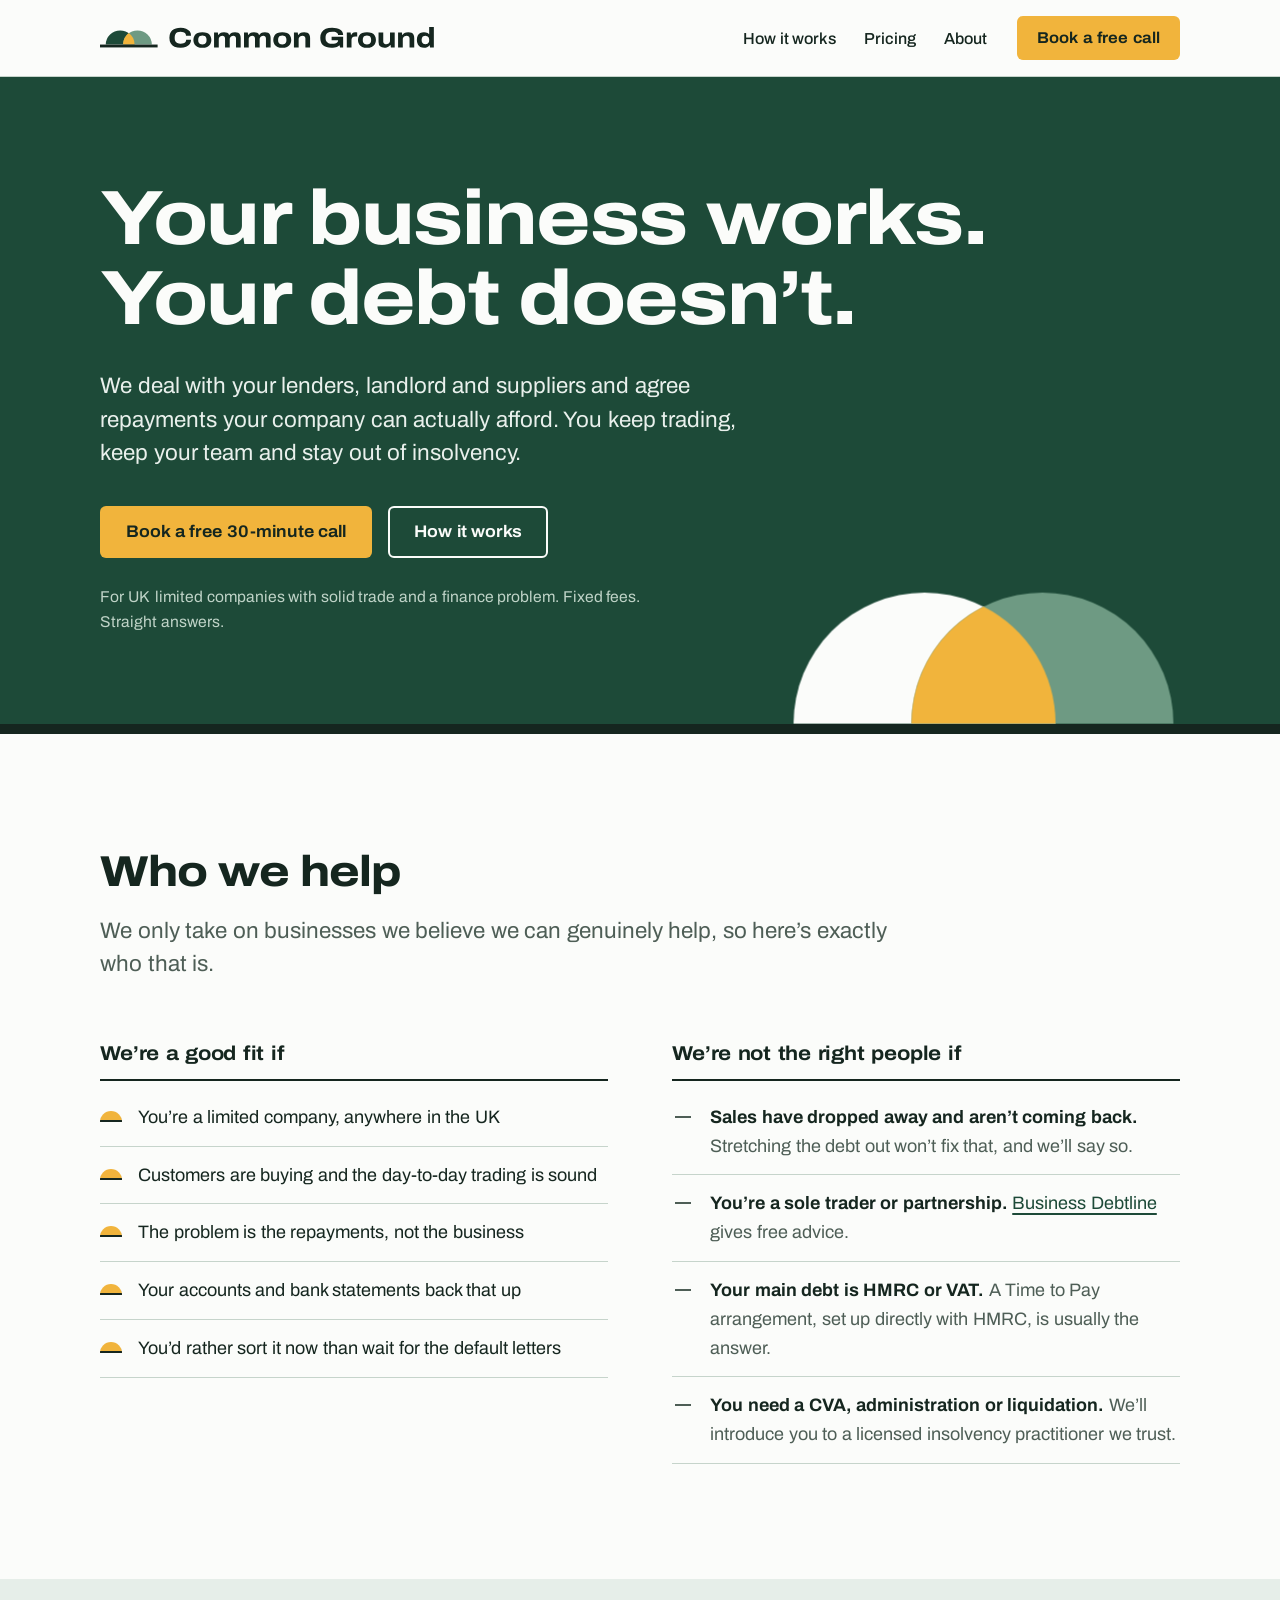
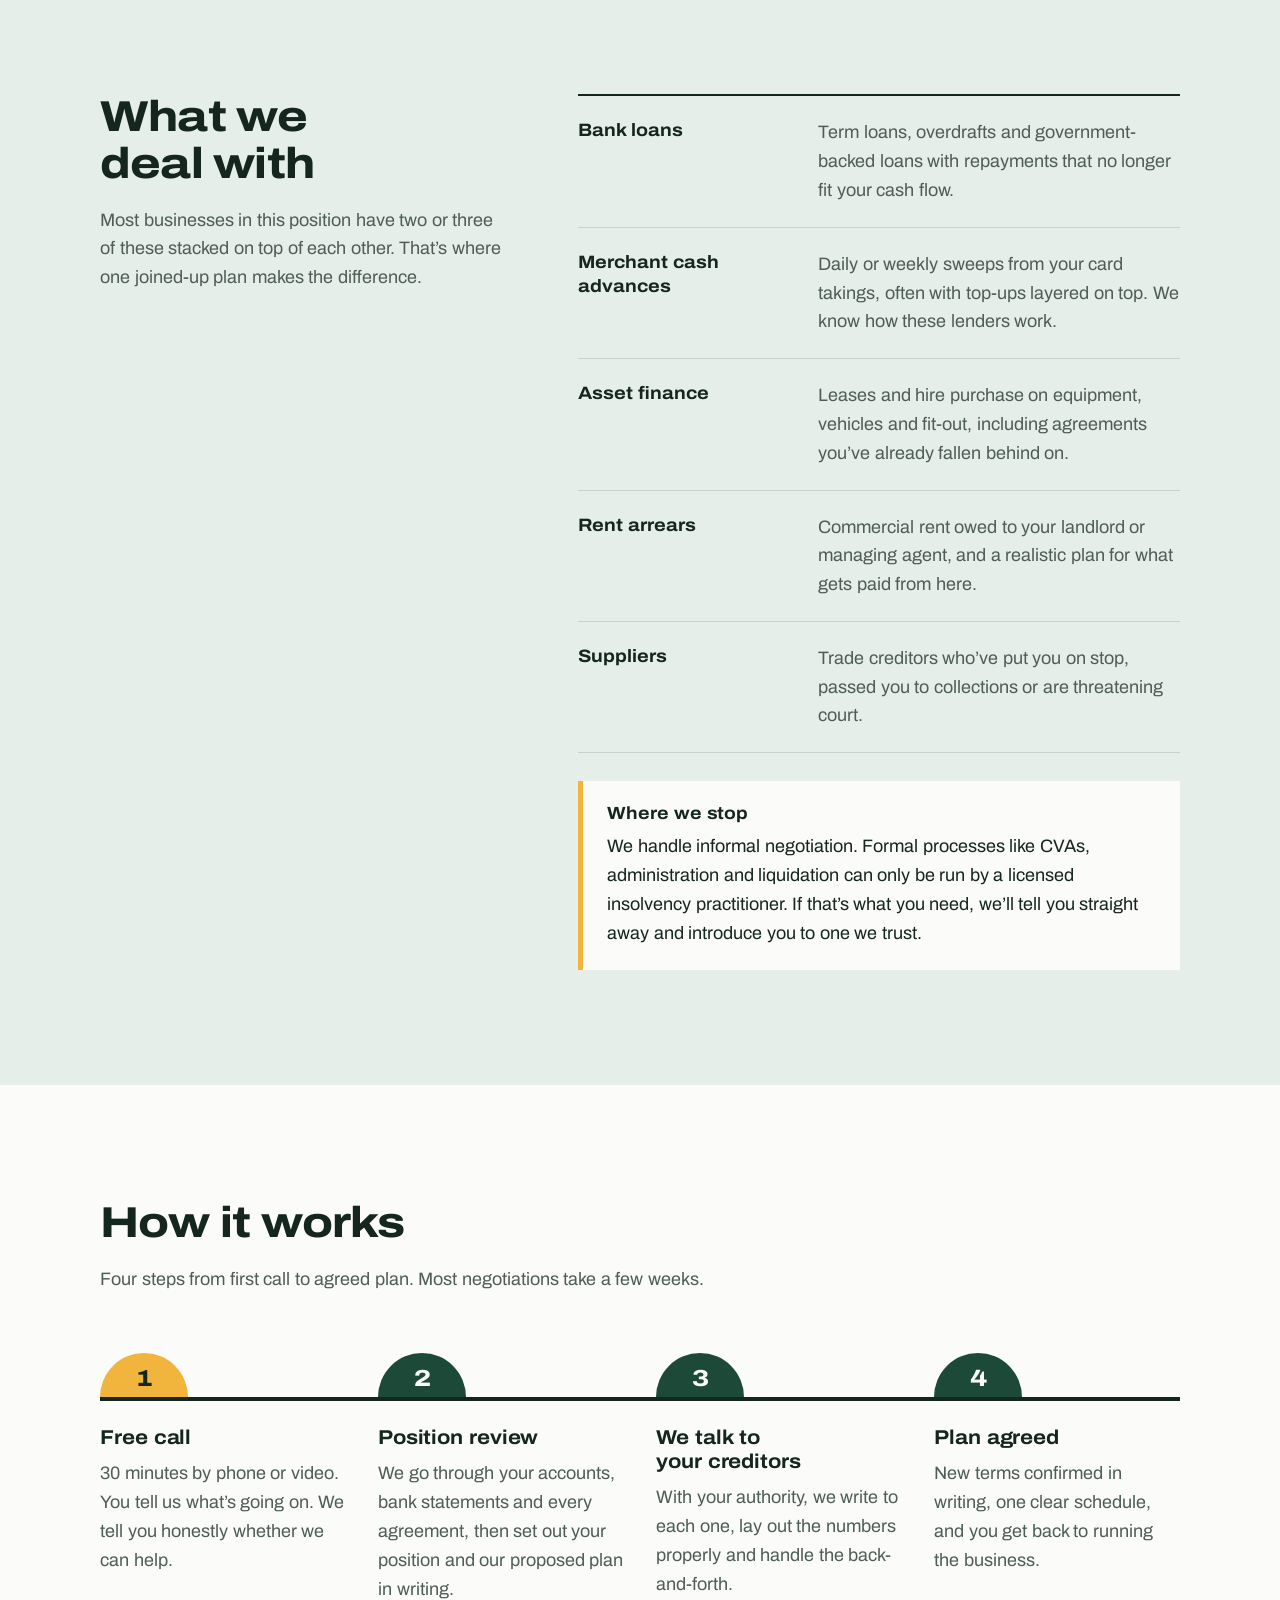
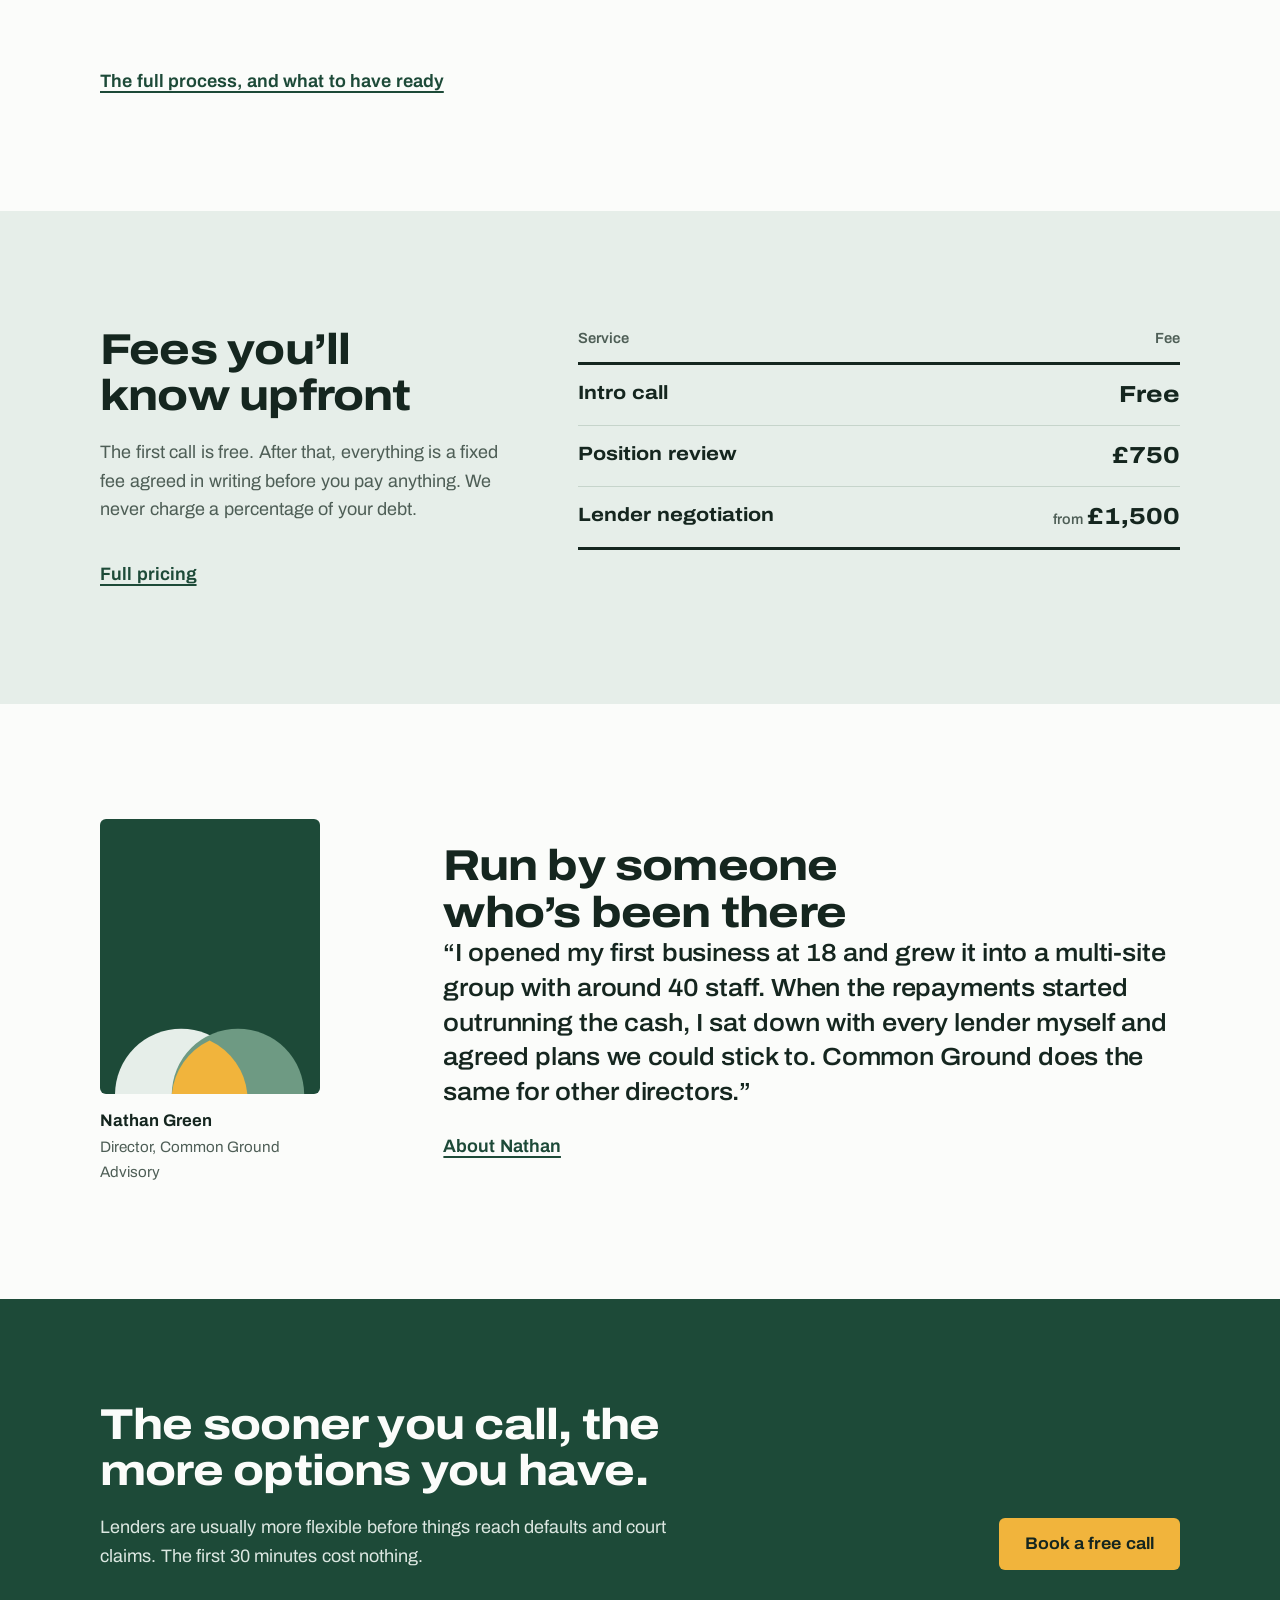
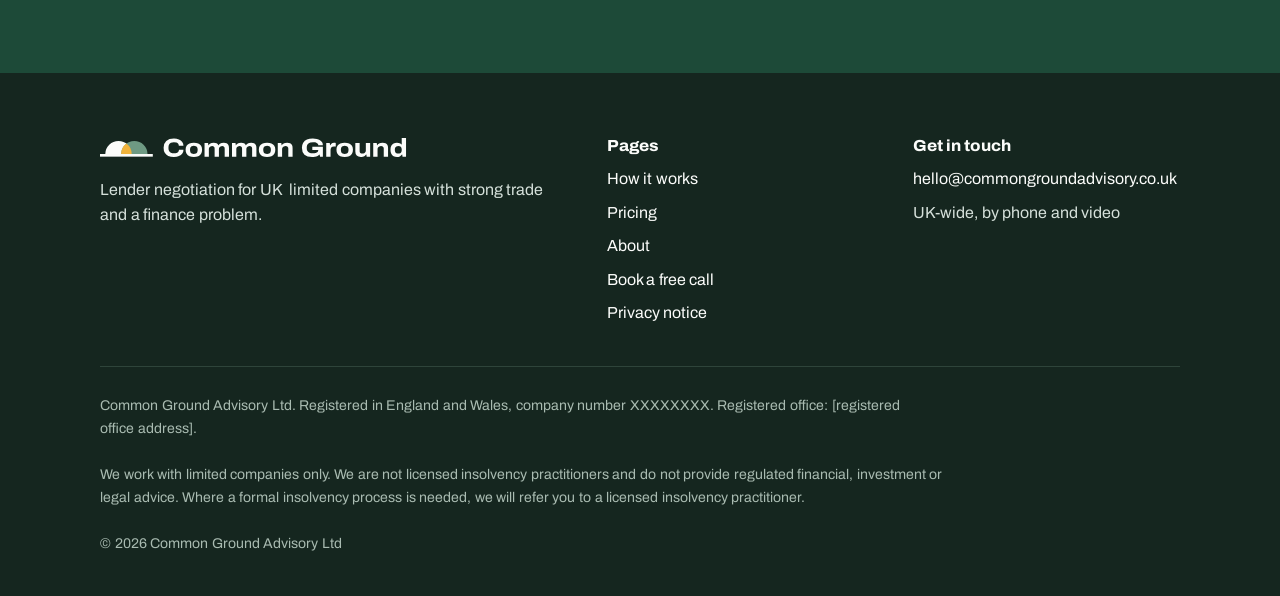
<file: site/index.html>
<!doctype html>
<html lang="en-GB" class="no-js">
<head>
<meta charset="utf-8">
<meta name="viewport" content="width=device-width, initial-scale=1">
<title>Common Ground Advisory | Lender negotiation for limited companies</title>
<meta name="description" content="We negotiate with your lenders, landlord and suppliers to agree repayments your business can afford. For UK&thinsp; limited companies with strong trade and a finance problem.">
<link rel="canonical" href="https://www.commongroundadvisory.co.uk/">
<meta property="og:type" content="website">
<meta property="og:site_name" content="Common Ground Advisory">
<meta property="og:title" content="Common Ground Advisory | Lender negotiation for limited companies">
<meta property="og:description" content="We negotiate with your lenders, landlord and suppliers to agree repayments your business can afford. For UK&thinsp; limited companies with strong trade and a finance problem.">
<meta property="og:url" content="https://www.commongroundadvisory.co.uk/">
<meta property="og:image" content="https://www.commongroundadvisory.co.uk/assets/img/og-image.png">
<meta property="og:image:width" content="1200">
<meta property="og:image:height" content="630">
<meta property="og:locale" content="en_GB">
<meta name="twitter:card" content="summary_large_image">
<meta name="theme-color" content="#1D4A38">
<link rel="icon" href="/favicon.svg" type="image/svg+xml">
<link rel="icon" href="/favicon-32.png" sizes="32x32" type="image/png">
<link rel="apple-touch-icon" href="/apple-touch-icon.png">
<link rel="preload" href="/assets/fonts/archivo-variable.woff2" as="font" type="font/woff2" crossorigin>
<link rel="stylesheet" href="/assets/css/site.css">
<script src="/assets/js/site.js" defer></script>
<script type="application/ld+json">
{
  "@context": "https://schema.org",
  "@type": "ProfessionalService",
  "name": "Common Ground Advisory",
  "legalName": "Common Ground Advisory Ltd",
  "url": "https://www.commongroundadvisory.co.uk/",
  "logo": "https://www.commongroundadvisory.co.uk/assets/img/logo.png",
  "image": "https://www.commongroundadvisory.co.uk/assets/img/og-image.png",
  "email": "hello@commongroundadvisory.co.uk",
  "description": "Lender negotiation for UK&thinsp; limited companies with strong trade and a finance problem. We agree affordable repayment plans with lenders, landlords and suppliers.",
  "areaServed": {
    "@type": "Country",
    "name": "United Kingdom"
  },
  "founder": {
    "@type": "Person",
    "name": "Nathan Green"
  }
}
</script>
</head>
<body>
<a class="skip" href="#main">Skip to content</a>
<header class="site-header">
  <div class="wrap">
    <a class="brand" href="/" aria-label="Common Ground Advisory, home">
      <img src="/assets/img/logo-inline.svg" alt="Common Ground Advisory" width="336" height="24">
    </a>
    <button class="menu-toggle" type="button" aria-expanded="false" aria-controls="site-nav"><svg viewBox="0 0 18 18" aria-hidden="true" focusable="false"><path d="M1 4h16M1 9h16M1 14h16" stroke="currentColor" stroke-width="2"/></svg>Menu</button>
    <nav class="nav" id="site-nav" aria-label="Main">
      <ul>
          <li><a href="/how-it-works">How it works</a></li>
          <li><a href="/pricing">Pricing</a></li>
          <li><a href="/about">About</a></li>
      </ul>
      <a class="btn btn-primary" href="/contact">Book a free call</a>
    </nav>
  </div>
</header>
<main id="main">

<section class="hero on-forest">
  <div class="wrap">
    <h1><span>Your business works.</span> <span>Your debt doesn&rsquo;t.</span></h1>
    <div class="hero-copy">
      <p class="lead">We deal with your lenders, landlord and suppliers and agree repayments your company can actually afford. You keep trading, keep your team and stay out of insolvency.</p>
      <div class="btn-row">
        <a class="btn btn-primary" href="/contact">Book a free 30-minute call</a>
        <a class="btn btn-ghost" href="/how-it-works">How it works</a>
      </div>
      <p class="hero-note">For UK&thinsp; limited companies with solid trade and a finance problem. Fixed fees. Straight answers.</p>
    </div>
    <div class="hero-art" aria-hidden="true">
      <svg viewBox="0 0 600 262" xmlns="http://www.w3.org/2000/svg" focusable="false">
  <path class="disc-l" d="M10 262A200 200 0 0 1 410 262Z" fill="#FBFCFA"/>
  <path class="disc-r" d="M190 262A200 200 0 0 1 590 262Z" fill="#6E9A83"/>
  <path class="lens" d="M190 262A200 200 0 0 1 300 83.4A200 200 0 0 1 410 262Z" fill="#F1B43C"/>
</svg>
    </div>
  </div>
</section>
<div class="ground" role="presentation"></div>

<section class="band">
  <div class="wrap">
    <div class="section-head">
      <h2>Who we help</h2>
      <p class="lead muted">We only take on businesses we believe we can genuinely help, so here&rsquo;s exactly who that is.</p>
    </div>
    <div class="fit-grid">
      <div class="fit-col">
        <h3>We&rsquo;re a good fit if</h3>
        <ul class="ticks">
          <li>You&rsquo;re a limited company, anywhere in the UK</li>
          <li>Customers are buying and the day-to-day trading is sound</li>
          <li>The problem is the repayments, not the business</li>
          <li>Your accounts and bank statements back that up</li>
          <li>You&rsquo;d rather sort it now than wait for the default letters</li>
        </ul>
      </div>
      <div class="fit-col">
        <h3>We&rsquo;re not the right people if</h3>
        <ul class="crosses">
          <li><strong>Sales have dropped away and aren&rsquo;t coming back.</strong> Stretching the debt out won&rsquo;t fix that, and we&rsquo;ll say so.</li>
          <li><strong>You&rsquo;re a sole trader or partnership.</strong> <a href="https://businessdebtline.org" rel="noopener">Business Debtline</a> gives free advice.</li>
          <li><strong>Your main debt is HMRC or VAT.</strong> A Time to Pay arrangement, set up directly with HMRC, is usually the answer.</li>
          <li><strong>You need a CVA, administration or liquidation.</strong> We&rsquo;ll introduce you to a licensed insolvency practitioner we trust.</li>
        </ul>
      </div>
    </div>
  </div>
</section>

<section class="band band-sage">
  <div class="wrap split">
    <div class="section-head">
      <h2>What we deal with</h2>
      <p class="muted">Most businesses in this position have two or three of these stacked on top of each other. That&rsquo;s where one joined-up plan makes the difference.</p>
    </div>
    <div>
      <dl class="debts">
        <div><dt>Bank loans</dt><dd>Term loans, overdrafts and government-backed loans with repayments that no longer fit your cash flow.</dd></div>
        <div><dt>Merchant cash advances</dt><dd>Daily or weekly sweeps from your card takings, often with top-ups layered on top. We know how these lenders work.</dd></div>
        <div><dt>Asset finance</dt><dd>Leases and hire purchase on equipment, vehicles and fit-out, including agreements you&rsquo;ve already fallen behind on.</dd></div>
        <div><dt>Rent arrears</dt><dd>Commercial rent owed to your landlord or managing agent, and a realistic plan for what gets paid from here.</dd></div>
        <div><dt>Suppliers</dt><dd>Trade creditors who&rsquo;ve put you on stop, passed you to collections or are threatening court.</dd></div>
      </dl>
      <div class="aside-note">
        <h3>Where we stop</h3>
        <p>We handle informal negotiation. Formal processes like CVAs, administration and liquidation can only be run by a licensed insolvency practitioner. If that&rsquo;s what you need, we&rsquo;ll tell you straight away and introduce you to one we trust.</p>
      </div>
    </div>
  </div>
</section>

<section class="band">
  <div class="wrap">
    <div class="section-head">
      <h2>How it works</h2>
      <p class="muted">Four steps from first call to agreed plan. Most negotiations take a few weeks.</p>
    </div>
    <ol class="steps">
      <li><h3>Free call</h3><p>30 minutes by phone or video. You tell us what&rsquo;s going on. We tell you honestly whether we can help.</p></li>
      <li><h3>Position review</h3><p>We go through your accounts, bank statements and every agreement, then set out your position and our proposed plan in writing.</p></li>
      <li><h3>We talk to your creditors</h3><p>With your authority, we write to each one, lay out the numbers properly and handle the back-and-forth.</p></li>
      <li><h3>Plan agreed</h3><p>New terms confirmed in writing, one clear schedule, and you get back to running the business.</p></li>
    </ol>
    <p class="mt-l"><a class="link-strong" href="/how-it-works">The full process, and what to have ready</a></p>
  </div>
</section>

<section class="band band-sage">
  <div class="wrap split">
    <div class="section-head">
      <h2>Fees you&rsquo;ll know upfront</h2>
      <p class="muted">The first call is free. After that, everything is a fixed fee agreed in writing before you pay anything. We never charge a percentage of your debt.</p>
      <p><a class="link-strong" href="/pricing">Full pricing</a></p>
    </div>
    <table class="ledger compact">
      <thead><tr><th scope="col">Service</th><th scope="col" class="amt">Fee</th></tr></thead>
      <tbody>
        <tr><th scope="row">Intro call</th><td class="amt">Free</td></tr>
        <tr><th scope="row">Position review</th><td class="amt">&pound;750</td></tr>
        <tr><th scope="row">Lender negotiation</th><td class="amt"><span class="from">from</span>&pound;1,500</td></tr>
      </tbody>
    </table>
  </div>
</section>

<section class="band">
  <div class="wrap teaser">
    <figure class="portrait">
      <div class="frame">
        <!-- Replace this placeholder with your photo:
             <img src="/assets/img/nathan.jpg" alt="Nathan Green, Director of Common Ground Advisory" width="800" height="1000"> -->
        <svg viewBox="0 0 400 190" xmlns="http://www.w3.org/2000/svg" aria-hidden="true" focusable="false">
  <path d="M0 190A140 140 0 0 1 280 190Z" fill="#E6EEE9"/>
  <path d="M120 190A140 140 0 0 1 400 190Z" fill="#6E9A83"/>
  <path d="M120 190A140 140 0 0 1 200 75.1A140 140 0 0 1 280 190Z" fill="#F1B43C"/>
</svg>
      </div>
      <figcaption><strong>Nathan Green</strong>Director, Common Ground Advisory</figcaption>
    </figure>
    <div>
      <h2>Run by someone who&rsquo;s been there</h2>
      <blockquote class="mt-m">
        <p>&ldquo;I opened my first business at 18 and grew it into a multi-site group with around 40 staff. When the repayments started outrunning the cash, I sat down with every lender myself and agreed plans we could stick to. Common Ground does the same for other directors.&rdquo;</p>
      </blockquote>
      <a class="link-strong" href="/about">About Nathan</a>
    </div>
  </div>
</section>

<section class="cta-band on-forest">
  <div class="wrap">
    <div>
      <h2>The sooner you call, the more options you have.</h2>
      <p>Lenders are usually more flexible before things reach defaults and court claims. The first 30 minutes cost nothing.</p>
    </div>
    <a class="btn btn-primary" href="/contact">Book a free call</a>
  </div>
</section>
</main>
<footer class="site-footer">
  <div class="wrap">
    <div class="foot-top">
      <div>
        <img src="/assets/img/logo-inline-reverse.svg" alt="Common Ground Advisory" width="308" height="22">
        <p>Lender negotiation for UK&thinsp; limited companies with strong trade and a finance problem.</p>
      </div>
      <div>
        <h2>Pages</h2>
        <ul>
          <li><a href="/how-it-works">How it works</a></li>
          <li><a href="/pricing">Pricing</a></li>
          <li><a href="/about">About</a></li>
          <li><a href="/contact">Book a free call</a></li>
          <li><a href="/privacy">Privacy notice</a></li>
        </ul>
      </div>
      <div>
        <h2>Get in touch</h2>
        <ul>
          <li><a href="mailto:hello@commongroundadvisory.co.uk">hello@<wbr>commongroundadvisory.co.uk</a></li>
          <li>UK-wide, by phone and video</li>
        </ul>
      </div>
    </div>
    <div class="legal">
      <p>Common Ground Advisory Ltd. Registered in England and Wales, company number XXXXXXXX. Registered office: [registered office address].</p>
      <p>We work with limited companies only. We are not licensed insolvency practitioners and do not provide regulated financial, investment or legal advice. Where a formal insolvency process is needed, we will refer you to a licensed insolvency practitioner.</p>
      <p>&copy; 2026 Common Ground Advisory Ltd</p>
    </div>
  </div>
</footer>
</body>
</html>
</file>
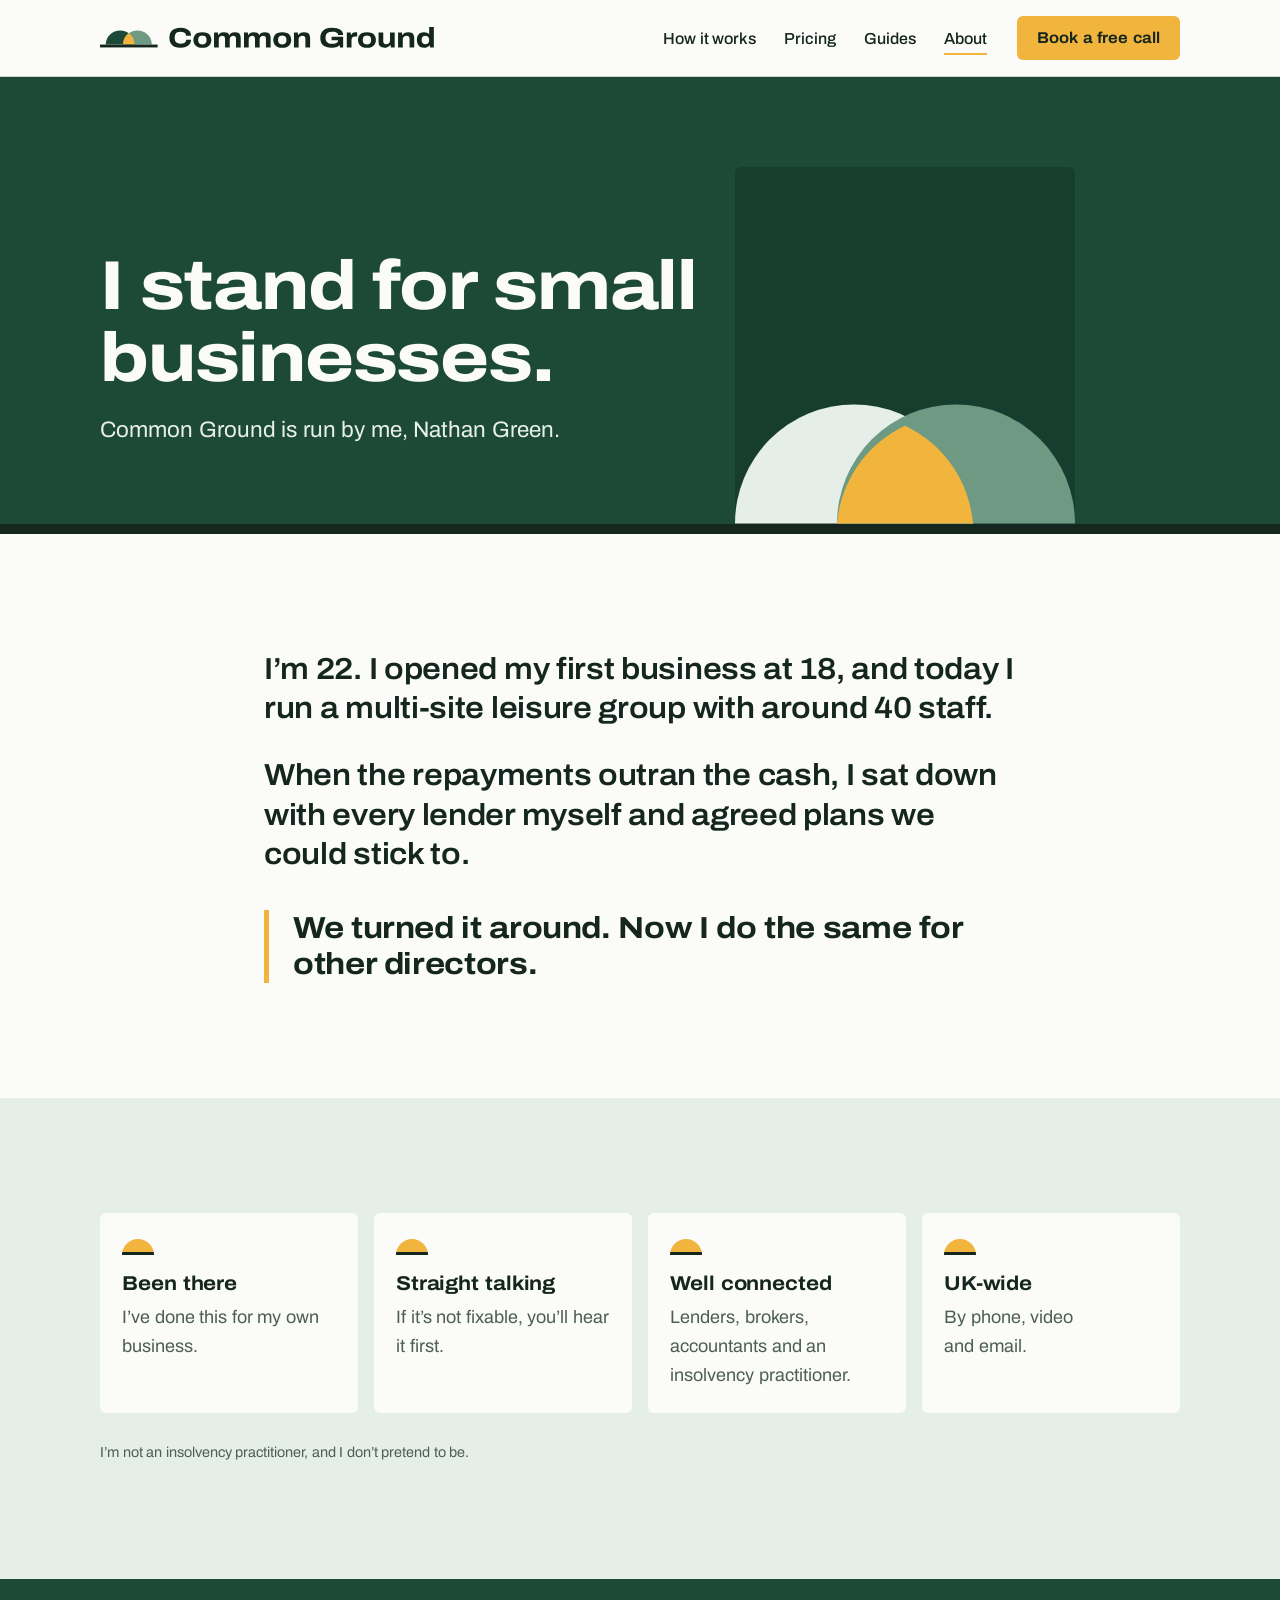
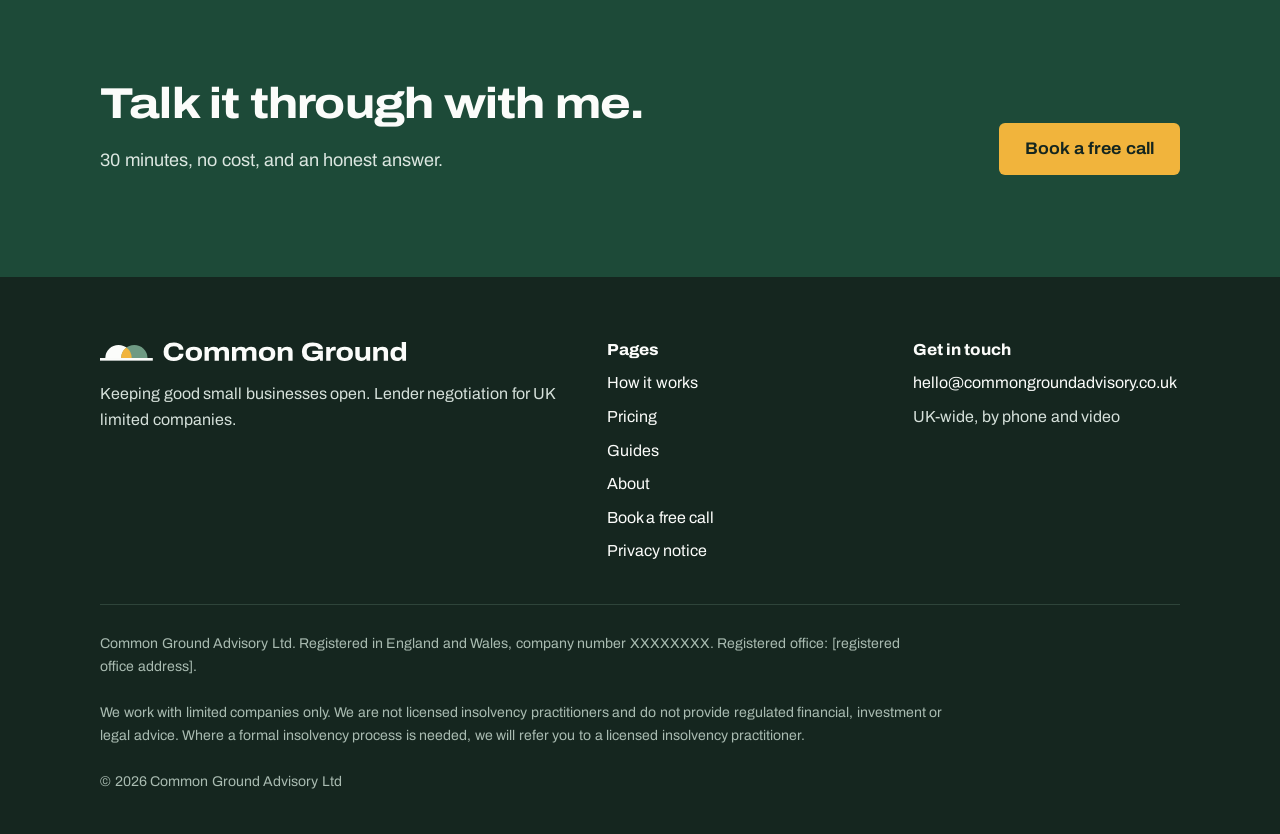
<file: about.html>
<!doctype html>
<html lang="en-GB" class="no-js">
<head>
<meta charset="utf-8">
<meta name="viewport" content="width=device-width, initial-scale=1">
<title>About | Common Ground Advisory</title>
<meta name="description" content="Common Ground is run by Nathan Green, a director who negotiated his own business through lender pressure and turned it around. We stand for small businesses.">
<link rel="canonical" href="https://www.commongroundadvisory.co.uk/about">
<meta property="og:type" content="website">
<meta property="og:site_name" content="Common Ground Advisory">
<meta property="og:title" content="About | Common Ground Advisory">
<meta property="og:description" content="Common Ground is run by Nathan Green, a director who negotiated his own business through lender pressure and turned it around. We stand for small businesses.">
<meta property="og:url" content="https://www.commongroundadvisory.co.uk/about">
<meta property="og:image" content="https://www.commongroundadvisory.co.uk/assets/img/og-image.png">
<meta property="og:image:width" content="1200">
<meta property="og:image:height" content="630">
<meta property="og:locale" content="en_GB">
<meta name="twitter:card" content="summary_large_image">
<meta name="theme-color" content="#1D4A38">
<link rel="icon" href="/favicon.svg" type="image/svg+xml">
<link rel="icon" href="/favicon-32.png" sizes="32x32" type="image/png">
<link rel="apple-touch-icon" href="/apple-touch-icon.png">
<link rel="preload" href="/assets/fonts/archivo-variable.woff2" as="font" type="font/woff2" crossorigin>
<link rel="stylesheet" href="/assets/css/site.css?v=9621d015">
<script src="/assets/js/site.js?v=9621d015" defer></script>
</head>
<body>
<a class="skip" href="#main">Skip to content</a>
<header class="site-header">
  <div class="wrap">
    <a class="brand" href="/" aria-label="Common Ground Advisory, home">
      <img src="/assets/img/logo-inline.svg" alt="Common Ground Advisory" width="336" height="24">
    </a>
    <button class="menu-toggle" type="button" aria-expanded="false" aria-controls="site-nav"><svg viewBox="0 0 18 18" aria-hidden="true" focusable="false"><path d="M1 4h16M1 9h16M1 14h16" stroke="currentColor" stroke-width="2"/></svg>Menu</button>
    <nav class="nav" id="site-nav" aria-label="Main">
      <ul>
          <li><a href="/how-it-works">How it works</a></li>
          <li><a href="/pricing">Pricing</a></li>
          <li><a href="/guides">Guides</a></li>
          <li><a href="/about" aria-current="page">About</a></li>
      </ul>
      <a class="btn btn-primary" href="/contact">Book a free call</a>
    </nav>
  </div>
</header>
<main id="main">

<section class="ghero on-forest">
  <div class="wrap">
    <div class="ghero-copy">
      <h1>I stand for small businesses.</h1>
      <p class="lead">Common Ground is run by me, Nathan Green.</p>
    </div>
    <div class="ghero-art"><figure class="hero-portrait">
        <!-- Replace this placeholder with your photo:
             <img src="/assets/img/nathan.jpg" alt="Nathan Green" width="800" height="1000"> -->
        <svg viewBox="0 0 400 190" xmlns="http://www.w3.org/2000/svg" aria-hidden="true" focusable="false">
  <path d="M0 190A140 140 0 0 1 280 190Z" fill="#E6EEE9"/>
  <path d="M120 190A140 140 0 0 1 400 190Z" fill="#6E9A83"/>
  <path d="M120 190A140 140 0 0 1 200 75.1A140 140 0 0 1 280 190Z" fill="#F1B43C"/>
</svg>
      </figure></div>
  </div>
</section>
<div class="ground" role="presentation"></div>

<section class="band">
  <div class="wrap about-story">
    <p class="big-line">I&rsquo;m 22. I opened my first business at 18, and today I run a multi-site leisure group with around 40 staff.</p>
    <p class="big-line">When the repayments outran the cash, I sat down with every lender myself and agreed plans we could stick to.</p>
    <p class="statement">We turned it around. Now I do the same for other directors.</p>
  </div>
</section>

<section class="band band-sage">
  <div class="wrap">
    <div class="tiles-4">
      <div><h3>Been there</h3><p>I&rsquo;ve done this for my own business.</p></div>
      <div><h3>Straight talking</h3><p>If it&rsquo;s not fixable, you&rsquo;ll hear it first.</p></div>
      <div><h3>Well connected</h3><p>Lenders, brokers, accountants and an insolvency practitioner.</p></div>
      <div><h3>UK-wide</h3><p>By phone, video and email.</p></div>
    </div>
    <p class="small muted mt-m">I&rsquo;m not an insolvency practitioner, and I don&rsquo;t pretend to be.</p>
  </div>
</section>

<section class="cta-band on-forest">
  <div class="wrap">
    <div>
      <h2>Talk it through with me.</h2>
      <p>30 minutes, no cost, and an honest answer.</p>
    </div>
    <a class="btn btn-primary" href="/contact">Book a free call</a>
  </div>
</section>
</main>
<footer class="site-footer">
  <div class="wrap">
    <div class="foot-top">
      <div>
        <img src="/assets/img/logo-inline-reverse.svg" alt="Common Ground Advisory" width="308" height="22">
        <p>Keeping good small businesses open. Lender negotiation for UK limited companies.</p>
      </div>
      <div>
        <h2>Pages</h2>
        <ul>
          <li><a href="/how-it-works">How it works</a></li>
          <li><a href="/pricing">Pricing</a></li>
          <li><a href="/guides">Guides</a></li>
          <li><a href="/about">About</a></li>
          <li><a href="/contact">Book a free call</a></li>
          <li><a href="/privacy">Privacy notice</a></li>
        </ul>
      </div>
      <div>
        <h2>Get in touch</h2>
        <ul>
          <li><a href="mailto:hello@commongroundadvisory.co.uk">hello@<wbr>commongroundadvisory.co.uk</a></li>
          <li>UK-wide, by phone and video</li>
        </ul>
      </div>
    </div>
    <div class="legal">
      <p>Common Ground Advisory Ltd. Registered in England and Wales, company number XXXXXXXX. Registered office: [registered office address].</p>
      <p>We work with limited companies only. We are not licensed insolvency practitioners and do not provide regulated financial, investment or legal advice. Where a formal insolvency process is needed, we will refer you to a licensed insolvency practitioner.</p>
      <p>&copy; 2026 Common Ground Advisory Ltd</p>
    </div>
  </div>
</footer>
</body>
</html>
</file>
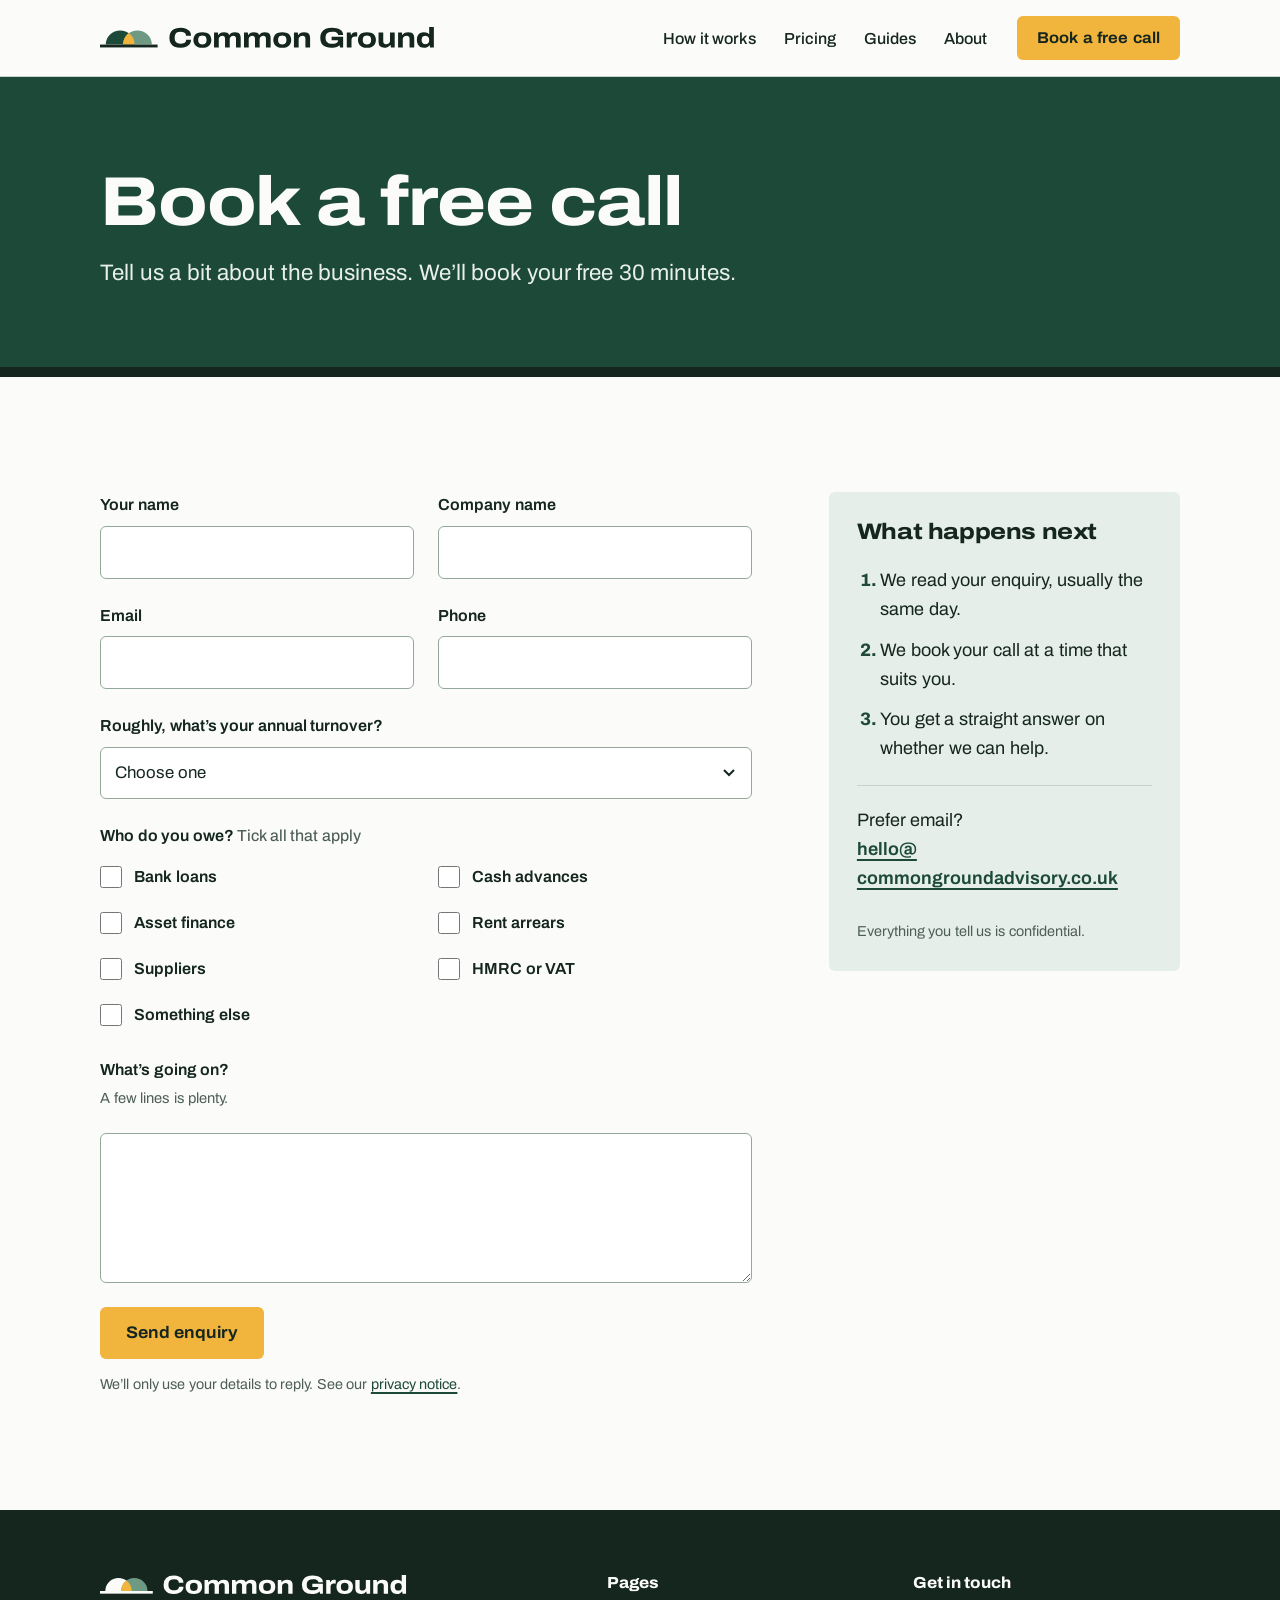
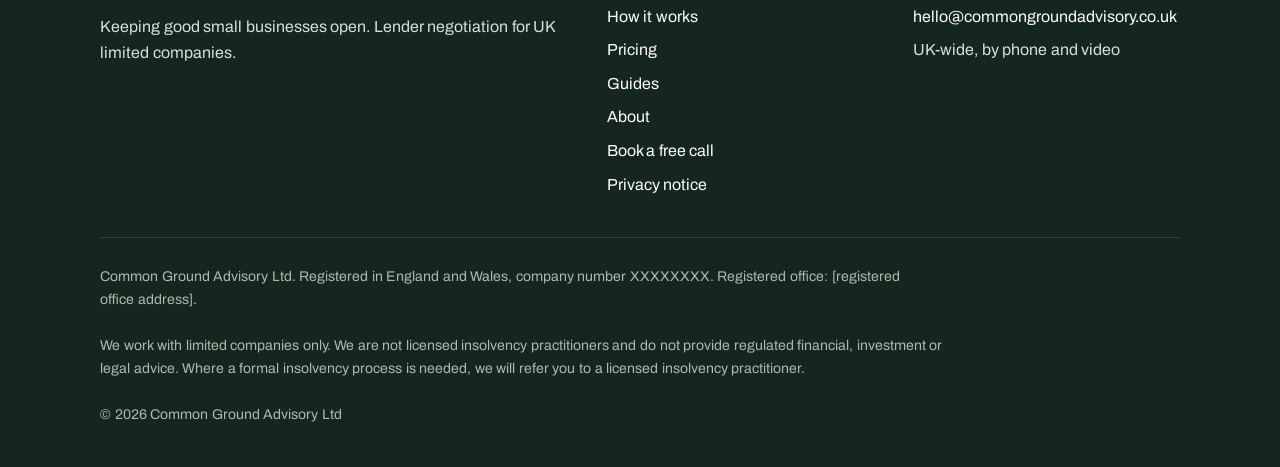
<file: contact.html>
<!doctype html>
<html lang="en-GB" class="no-js">
<head>
<meta charset="utf-8">
<meta name="viewport" content="width=device-width, initial-scale=1">
<title>Book a free call | Common Ground Advisory</title>
<meta name="description" content="Tell us a bit about your business and we'll book a free 30-minute call, with a straight answer on whether we can help.">
<link rel="canonical" href="https://www.commongroundadvisory.co.uk/contact">
<meta property="og:type" content="website">
<meta property="og:site_name" content="Common Ground Advisory">
<meta property="og:title" content="Book a free call | Common Ground Advisory">
<meta property="og:description" content="Tell us a bit about your business and we'll book a free 30-minute call, with a straight answer on whether we can help.">
<meta property="og:url" content="https://www.commongroundadvisory.co.uk/contact">
<meta property="og:image" content="https://www.commongroundadvisory.co.uk/assets/img/og-image.png">
<meta property="og:image:width" content="1200">
<meta property="og:image:height" content="630">
<meta property="og:locale" content="en_GB">
<meta name="twitter:card" content="summary_large_image">
<meta name="theme-color" content="#1D4A38">
<link rel="icon" href="/favicon.svg" type="image/svg+xml">
<link rel="icon" href="/favicon-32.png" sizes="32x32" type="image/png">
<link rel="apple-touch-icon" href="/apple-touch-icon.png">
<link rel="preload" href="/assets/fonts/archivo-variable.woff2" as="font" type="font/woff2" crossorigin>
<link rel="stylesheet" href="/assets/css/site.css?v=9621d015">
<script src="/assets/js/site.js?v=9621d015" defer></script>
</head>
<body>
<a class="skip" href="#main">Skip to content</a>
<header class="site-header">
  <div class="wrap">
    <a class="brand" href="/" aria-label="Common Ground Advisory, home">
      <img src="/assets/img/logo-inline.svg" alt="Common Ground Advisory" width="336" height="24">
    </a>
    <button class="menu-toggle" type="button" aria-expanded="false" aria-controls="site-nav"><svg viewBox="0 0 18 18" aria-hidden="true" focusable="false"><path d="M1 4h16M1 9h16M1 14h16" stroke="currentColor" stroke-width="2"/></svg>Menu</button>
    <nav class="nav" id="site-nav" aria-label="Main">
      <ul>
          <li><a href="/how-it-works">How it works</a></li>
          <li><a href="/pricing">Pricing</a></li>
          <li><a href="/guides">Guides</a></li>
          <li><a href="/about">About</a></li>
      </ul>
      <a class="btn btn-primary" href="/contact" aria-current="page">Book a free call</a>
    </nav>
  </div>
</header>
<main id="main">

<section class="ghero on-forest ghero-noart">
  <div class="wrap">
    <div class="ghero-copy">
      <h1>Book a free call</h1>
      <p class="lead">Tell us a bit about the business. We&rsquo;ll book your free 30 minutes.</p>
    </div>
    
  </div>
</section>
<div class="ground" role="presentation"></div>

<section class="band">
  <div class="wrap contact-grid">
    <div>
      <form id="enquiry-form" class="form" action="https://formspree.io/f/YOUR_FORM_ID" method="POST" data-fallback-email="hello@commongroundadvisory.co.uk">
        <input type="hidden" name="_subject" value="New enquiry: Common Ground website">
        <div class="hp" aria-hidden="true"><label>Leave this empty <input type="text" name="_gotcha" tabindex="-1" autocomplete="off"></label></div>

        <div class="row">
          <div class="field">
            <label for="f-name">Your name</label>
            <input id="f-name" name="name" type="text" autocomplete="name" required>
          </div>
          <div class="field">
            <label for="f-company">Company name</label>
            <input id="f-company" name="company" type="text" autocomplete="organization" required>
          </div>
        </div>
        <div class="row">
          <div class="field">
            <label for="f-email">Email</label>
            <input id="f-email" name="email" type="email" autocomplete="email" required>
          </div>
          <div class="field">
            <label for="f-phone">Phone</label>
            <input id="f-phone" name="phone" type="tel" autocomplete="tel" required>
          </div>
        </div>
        <div class="field">
          <label for="f-turnover">Roughly, what&rsquo;s your annual turnover?</label>
          <select id="f-turnover" name="turnover" required>
            <option value="">Choose one</option>
            <option>Under &pound;250k</option>
            <option>&pound;250k to &pound;500k</option>
            <option>&pound;500k to &pound;1m</option>
            <option>&pound;1m to &pound;3m</option>
            <option>Over &pound;3m</option>
          </select>
        </div>
        <fieldset class="field">
          <legend>Who do you owe? <span class="req">Tick all that apply</span></legend>
          <div class="checks">
            <label class="check"><input type="checkbox" name="owed[]" value="Bank loans"> Bank loans</label>
            <label class="check"><input type="checkbox" name="owed[]" value="Merchant cash advances"> Cash advances</label>
            <label class="check"><input type="checkbox" name="owed[]" value="Asset finance"> Asset finance</label>
            <label class="check"><input type="checkbox" name="owed[]" value="Rent arrears"> Rent arrears</label>
            <label class="check"><input type="checkbox" name="owed[]" value="Suppliers"> Suppliers</label>
            <label class="check"><input type="checkbox" name="owed[]" value="HMRC or VAT"> HMRC or VAT</label>
            <label class="check"><input type="checkbox" name="owed[]" value="Something else"> Something else</label>
          </div>
        </fieldset>
        <div class="field">
          <label for="f-message">What&rsquo;s going on?</label>
          <p class="hint" id="f-message-hint">A few lines is plenty.</p>
          <textarea id="f-message" name="message" aria-describedby="f-message-hint" required></textarea>
        </div>
        <div class="form-foot">
          <button class="btn btn-primary" type="submit">Send enquiry</button>
          <p class="small muted">We&rsquo;ll only use your details to reply. See our <a href="/privacy">privacy notice</a>.</p>
        </div>
      </form>
      <div id="form-status" class="form-status" role="status" aria-live="polite" tabindex="-1"></div>
    </div>

    <aside class="next-steps" aria-labelledby="next-h">
      <h2 id="next-h">What happens next</h2>
      <ol>
        <li>We read your enquiry, usually the same day.</li>
        <li>We book your call at a time that suits you.</li>
        <li>You get a straight answer on whether we can help.</li>
      </ol>
      <div class="contact-line">
        <p>Prefer email?<br><a class="link-strong email" href="mailto:hello@commongroundadvisory.co.uk">hello@<wbr>commongroundadvisory.co.uk</a></p>
        <p class="small muted mt-m">Everything you tell us is confidential.</p>
      </div>
    </aside>
  </div>
</section>
</main>
<footer class="site-footer">
  <div class="wrap">
    <div class="foot-top">
      <div>
        <img src="/assets/img/logo-inline-reverse.svg" alt="Common Ground Advisory" width="308" height="22">
        <p>Keeping good small businesses open. Lender negotiation for UK limited companies.</p>
      </div>
      <div>
        <h2>Pages</h2>
        <ul>
          <li><a href="/how-it-works">How it works</a></li>
          <li><a href="/pricing">Pricing</a></li>
          <li><a href="/guides">Guides</a></li>
          <li><a href="/about">About</a></li>
          <li><a href="/contact">Book a free call</a></li>
          <li><a href="/privacy">Privacy notice</a></li>
        </ul>
      </div>
      <div>
        <h2>Get in touch</h2>
        <ul>
          <li><a href="mailto:hello@commongroundadvisory.co.uk">hello@<wbr>commongroundadvisory.co.uk</a></li>
          <li>UK-wide, by phone and video</li>
        </ul>
      </div>
    </div>
    <div class="legal">
      <p>Common Ground Advisory Ltd. Registered in England and Wales, company number XXXXXXXX. Registered office: [registered office address].</p>
      <p>We work with limited companies only. We are not licensed insolvency practitioners and do not provide regulated financial, investment or legal advice. Where a formal insolvency process is needed, we will refer you to a licensed insolvency practitioner.</p>
      <p>&copy; 2026 Common Ground Advisory Ltd</p>
    </div>
  </div>
</footer>
</body>
</html>
</file>
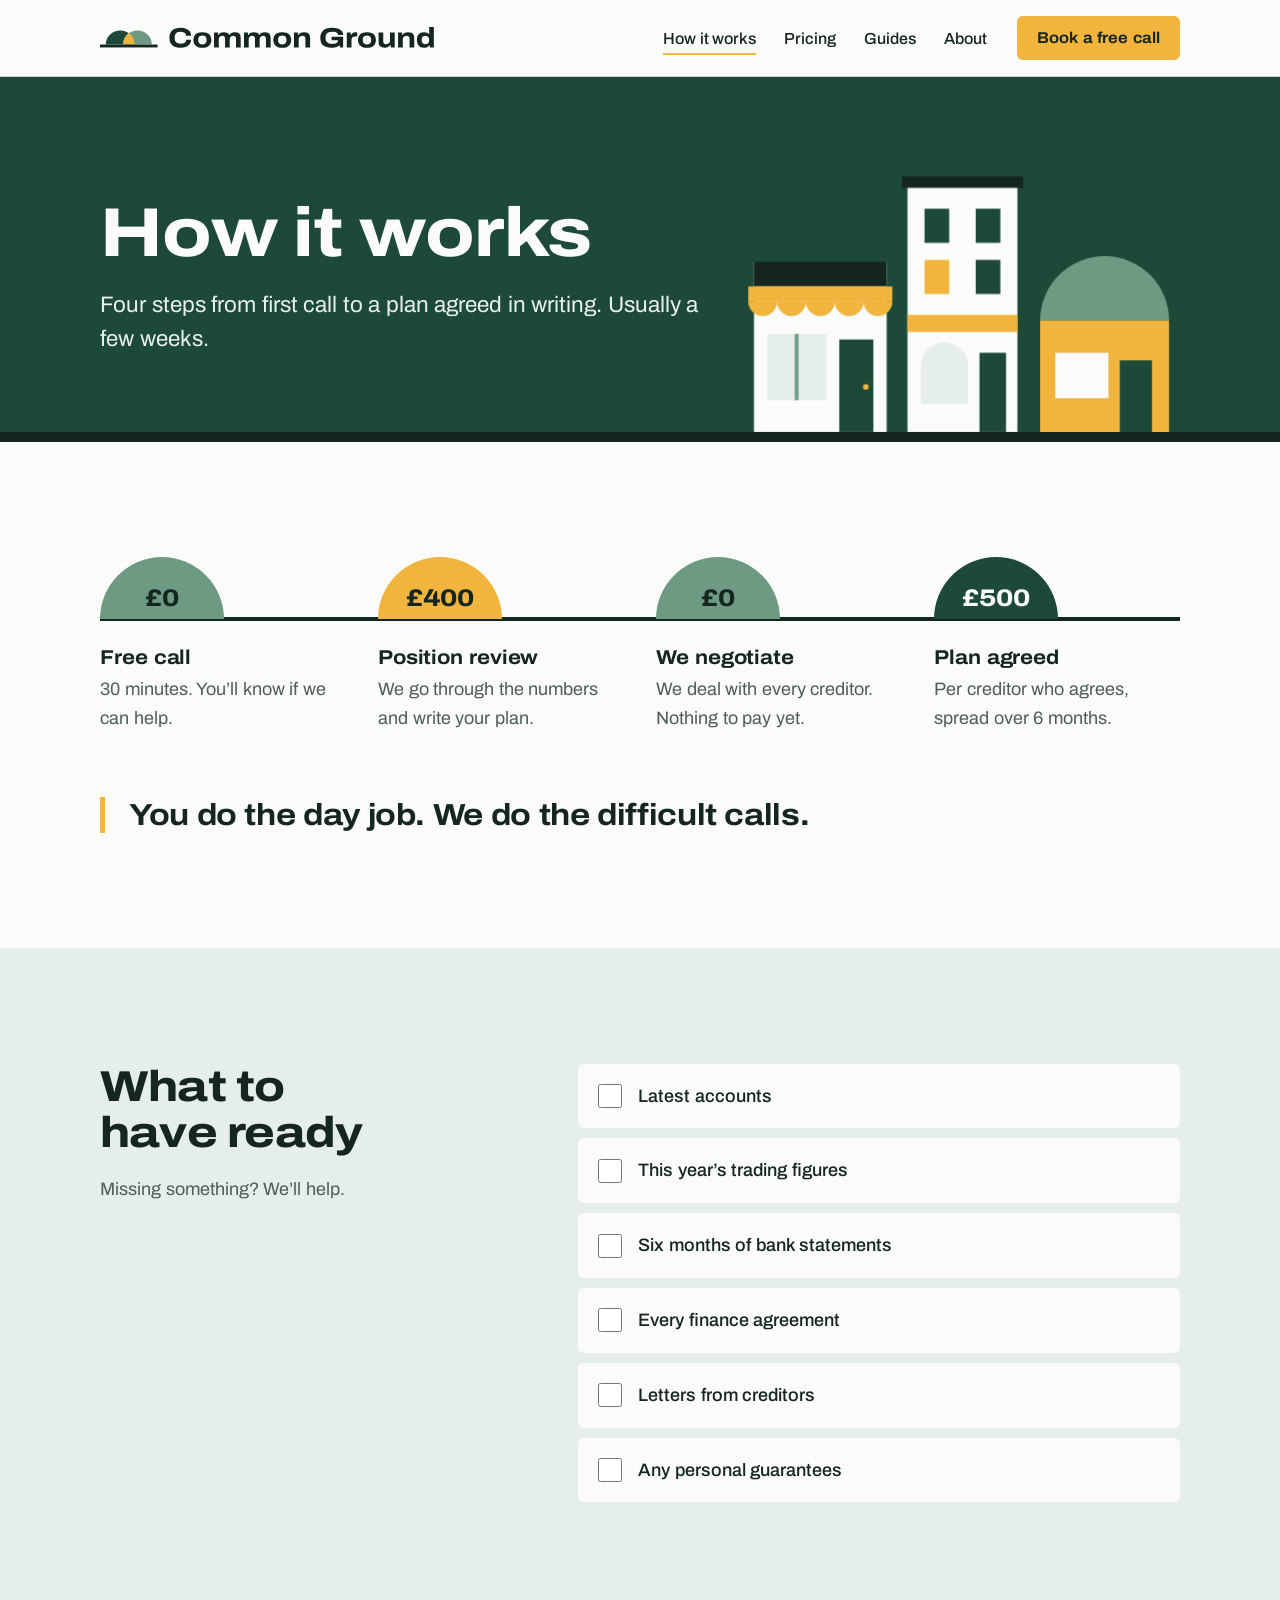
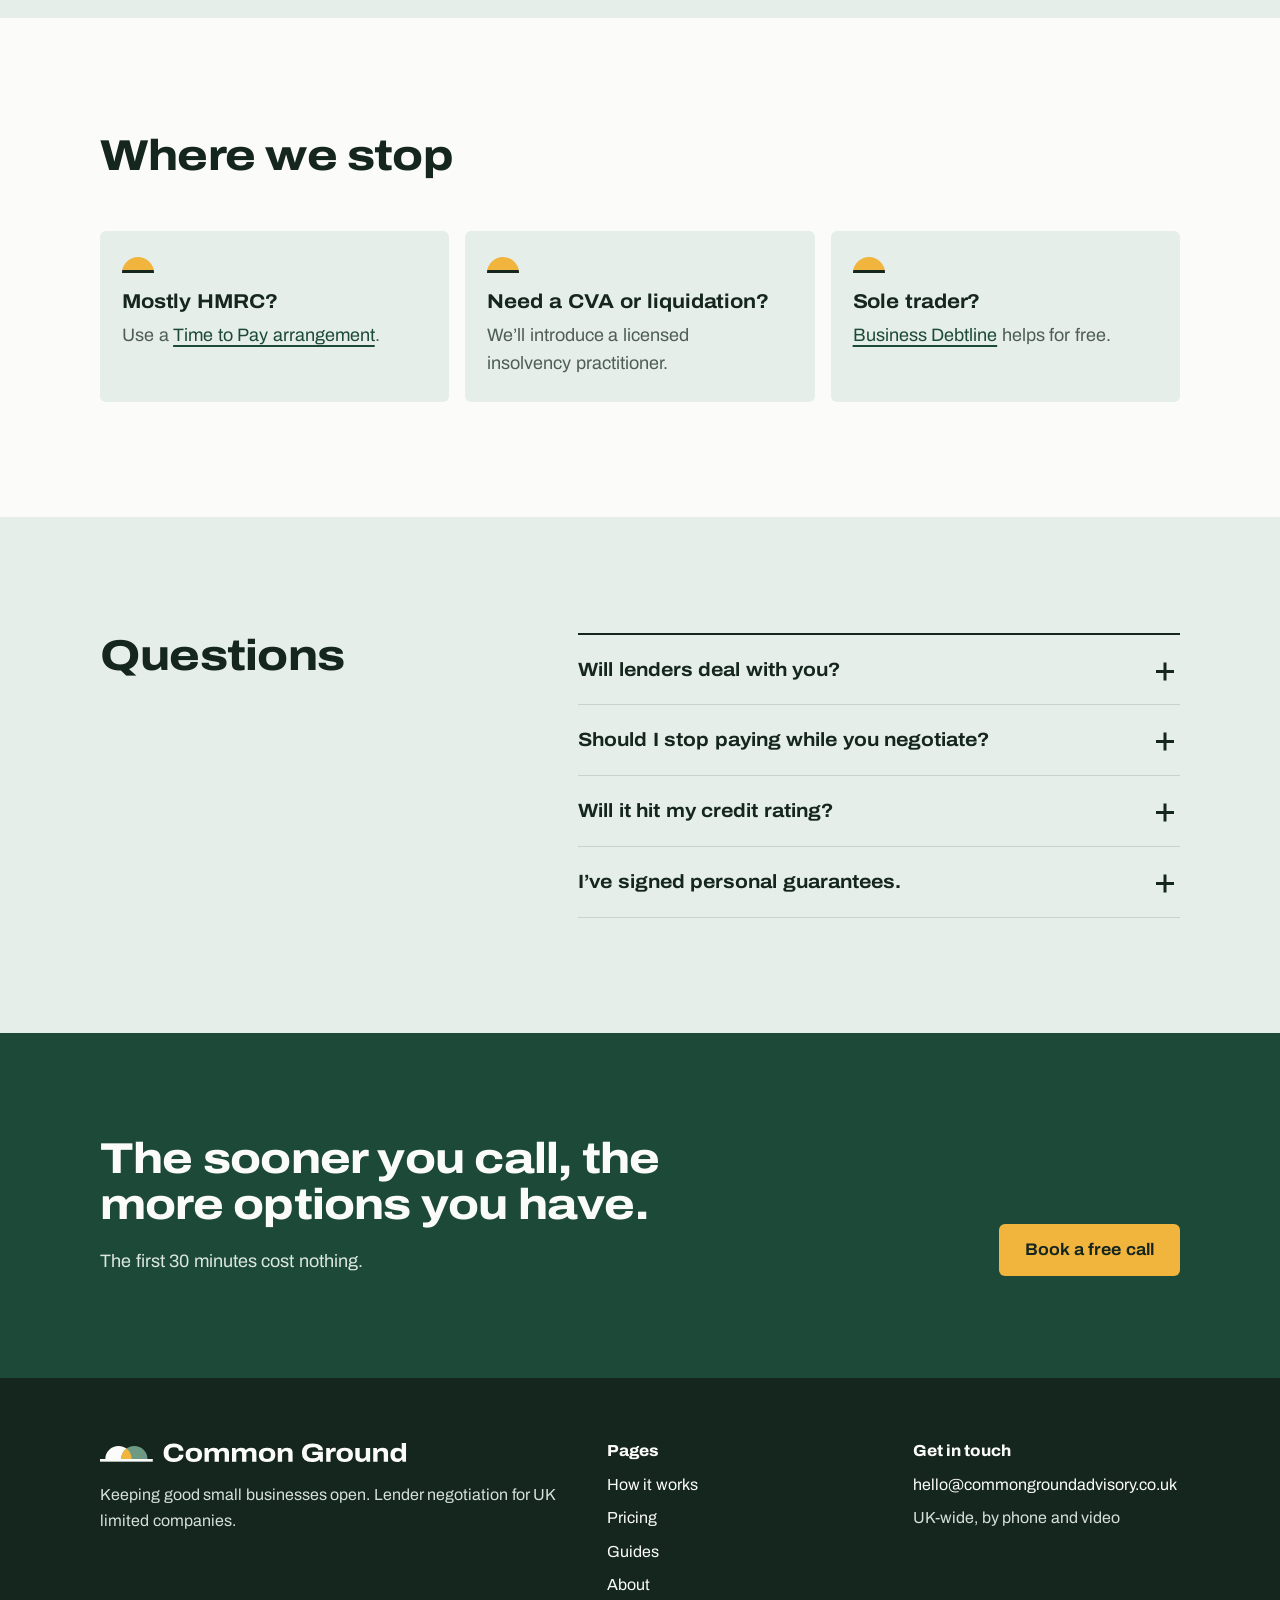
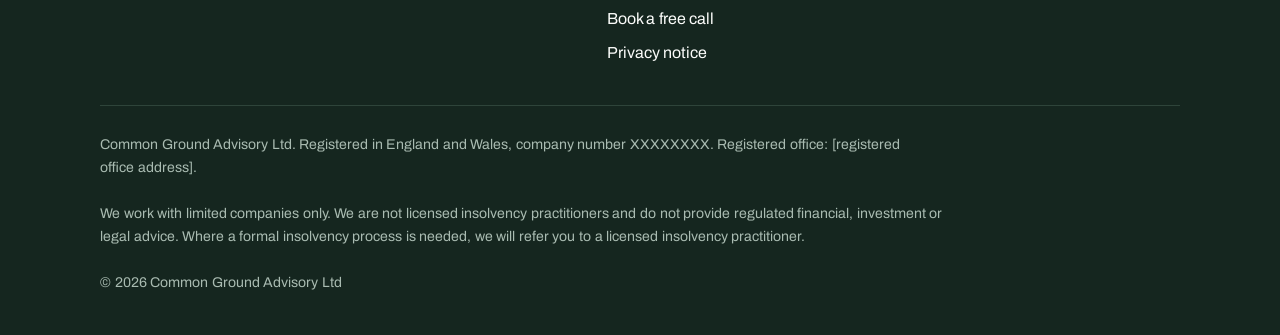
<file: how-it-works.html>
<!doctype html>
<html lang="en-GB" class="no-js">
<head>
<meta charset="utf-8">
<meta name="viewport" content="width=device-width, initial-scale=1">
<title>How it works | Common Ground Advisory</title>
<meta name="description" content="Four steps from a free call to a repayment plan agreed in writing. Usually a few weeks.">
<link rel="canonical" href="https://www.commongroundadvisory.co.uk/how-it-works">
<meta property="og:type" content="website">
<meta property="og:site_name" content="Common Ground Advisory">
<meta property="og:title" content="How it works | Common Ground Advisory">
<meta property="og:description" content="Four steps from a free call to a repayment plan agreed in writing. Usually a few weeks.">
<meta property="og:url" content="https://www.commongroundadvisory.co.uk/how-it-works">
<meta property="og:image" content="https://www.commongroundadvisory.co.uk/assets/img/og-image.png">
<meta property="og:image:width" content="1200">
<meta property="og:image:height" content="630">
<meta property="og:locale" content="en_GB">
<meta name="twitter:card" content="summary_large_image">
<meta name="theme-color" content="#1D4A38">
<link rel="icon" href="/favicon.svg" type="image/svg+xml">
<link rel="icon" href="/favicon-32.png" sizes="32x32" type="image/png">
<link rel="apple-touch-icon" href="/apple-touch-icon.png">
<link rel="preload" href="/assets/fonts/archivo-variable.woff2" as="font" type="font/woff2" crossorigin>
<link rel="stylesheet" href="/assets/css/site.css?v=9621d015">
<script src="/assets/js/site.js?v=9621d015" defer></script>
</head>
<body>
<a class="skip" href="#main">Skip to content</a>
<header class="site-header">
  <div class="wrap">
    <a class="brand" href="/" aria-label="Common Ground Advisory, home">
      <img src="/assets/img/logo-inline.svg" alt="Common Ground Advisory" width="336" height="24">
    </a>
    <button class="menu-toggle" type="button" aria-expanded="false" aria-controls="site-nav"><svg viewBox="0 0 18 18" aria-hidden="true" focusable="false"><path d="M1 4h16M1 9h16M1 14h16" stroke="currentColor" stroke-width="2"/></svg>Menu</button>
    <nav class="nav" id="site-nav" aria-label="Main">
      <ul>
          <li><a href="/how-it-works" aria-current="page">How it works</a></li>
          <li><a href="/pricing">Pricing</a></li>
          <li><a href="/guides">Guides</a></li>
          <li><a href="/about">About</a></li>
      </ul>
      <a class="btn btn-primary" href="/contact">Book a free call</a>
    </nav>
  </div>
</header>
<main id="main">

<section class="ghero on-forest">
  <div class="wrap">
    <div class="ghero-copy">
      <h1>How it works</h1>
      <p class="lead">Four steps from first call to a plan agreed in writing. Usually a few weeks.</p>
    </div>
    <div class="ghero-art"><svg class="street street-mini" viewBox="0 40 470 280" xmlns="http://www.w3.org/2000/svg" aria-hidden="true" focusable="false"><g class="shop" transform="translate(0 0)">
      <rect x="20" y="140" width="140" height="180" fill="#FBFCFA"/>
      <rect x="20" y="140" width="140" height="26" fill="#15261F"/>
      <rect x="14" y="166" width="152" height="16" fill="#F1B43C"/><path d="M14.0 182A15.2 15.2 0 0 0 44.4 182Z" fill="#F1B43C"/><path d="M44.4 182A15.2 15.2 0 0 0 74.8 182Z" fill="#F1B43C"/><path d="M74.8 182A15.2 15.2 0 0 0 105.2 182Z" fill="#F1B43C"/><path d="M105.2 182A15.2 15.2 0 0 0 135.6 182Z" fill="#F1B43C"/><path d="M135.6 182A15.2 15.2 0 0 0 166.0 182Z" fill="#F1B43C"/>
      <rect x="34" y="216" width="62" height="70" fill="#E6EEE9"/><rect x="63" y="216" width="4" height="70" fill="#6E9A83"/>
      <rect x="110" y="222" width="36" height="98" fill="#1D4A38"/><circle cx="138" cy="272" r="3" fill="#F1B43C"/>
    </g><g class="shop" transform="translate(-180 0)">
      <rect x="362" y="60" width="116" height="260" fill="#FBFCFA"/>
      <rect x="356" y="50" width="128" height="12" fill="#15261F"/>
      <rect x="380" y="84" width="26" height="36" fill="#1D4A38"/><rect x="434" y="84" width="26" height="36" fill="#1D4A38"/>
      <rect x="380" y="138" width="26" height="36" fill="#F1B43C"/><rect x="434" y="138" width="26" height="36" fill="#1D4A38"/>
      <rect x="362" y="196" width="116" height="18" fill="#F1B43C"/>
      <path d="M376 290V250A25 25 0 0 1 426 250V290Z" fill="#E6EEE9"/>
      <rect x="438" y="236" width="28" height="84" fill="#1D4A38"/>
    </g><g class="shop" transform="translate(-330 0)">
      <path d="M652 202A68 68 0 0 1 788 202Z" fill="#6E9A83"/>
      <rect x="652" y="202" width="136" height="118" fill="#F1B43C"/>
      <rect x="668" y="236" width="56" height="48" fill="#FBFCFA"/>
      <rect x="736" y="244" width="34" height="76" fill="#1D4A38"/>
    </g></svg></div>
  </div>
</section>
<div class="ground" role="presentation"></div>

<section class="band">
  <div class="wrap">
    <ol class="costline">
      <li><span class="bump bump-free">&pound;0</span><h3>Free call</h3><p>30 minutes. You&rsquo;ll know if we can help.</p></li>
      <li><span class="bump bump-review">&pound;400</span><h3>Position review</h3><p>We go through the numbers and write your plan.</p></li>
      <li><span class="bump bump-wait">&pound;0</span><h3>We negotiate</h3><p>We deal with every creditor. Nothing to pay yet.</p></li>
      <li><span class="bump bump-agreed">&pound;500</span><h3>Plan agreed</h3><p>Per creditor who agrees, spread over 6 months.</p></li>
    </ol>
    <p class="statement">You do the day job. We do the difficult calls.</p>
  </div>
</section>

<section class="band band-sage">
  <div class="wrap split">
    <div class="section-head">
      <h2>What to have ready</h2>
      <p class="muted">Missing something? We&rsquo;ll help.</p>
    </div>
    <ul class="check-live">
      <li><label><input type="checkbox"> Latest accounts</label></li>
      <li><label><input type="checkbox"> This year&rsquo;s trading figures</label></li>
      <li><label><input type="checkbox"> Six months of bank statements</label></li>
      <li><label><input type="checkbox"> Every finance agreement</label></li>
      <li><label><input type="checkbox"> Letters from creditors</label></li>
      <li><label><input type="checkbox"> Any personal guarantees</label></li>
    </ul>
  </div>
</section>

<section class="band">
  <div class="wrap">
    <h2 class="section-title">Where we stop</h2>
    <div class="tiles-3">
      <div><h3>Mostly HMRC?</h3><p>Use a <a href="https://www.gov.uk/difficulties-paying-hmrc" rel="noopener">Time to Pay arrangement</a>.</p></div>
      <div><h3>Need a CVA or liquidation?</h3><p>We&rsquo;ll introduce a licensed insolvency practitioner.</p></div>
      <div><h3>Sole trader?</h3><p><a href="https://businessdebtline.org" rel="noopener">Business Debtline</a> helps for free.</p></div>
    </div>
  </div>
</section>

<section class="band band-sage">
  <div class="wrap split">
    <div class="section-head"><h2>Questions</h2></div>
    <div class="faq">
      <details><summary>Will lenders deal with you?</summary><div class="answer"><p>Yes, once you sign a letter of authority.</p></div></details>
      <details><summary>Should I stop paying while you negotiate?</summary><div class="answer"><p>No. Talk to us first.</p></div></details>
      <details><summary>Will it hit my credit rating?</summary><div class="answer"><p>It can. We&rsquo;ll explain before anything is agreed. It&rsquo;s usually far less damaging than defaults or court claims.</p></div></details>
      <details><summary>I&rsquo;ve signed personal guarantees.</summary><div class="answer"><p>We factor them in. <a href="/guides/personal-guarantees">Read our guide</a>.</p></div></details>
    </div>
  </div>
</section>

<section class="cta-band on-forest">
  <div class="wrap">
    <div>
      <h2>The sooner you call, the more options you have.</h2>
      <p>The first 30 minutes cost nothing.</p>
    </div>
    <a class="btn btn-primary" href="/contact">Book a free call</a>
  </div>
</section>
</main>
<footer class="site-footer">
  <div class="wrap">
    <div class="foot-top">
      <div>
        <img src="/assets/img/logo-inline-reverse.svg" alt="Common Ground Advisory" width="308" height="22">
        <p>Keeping good small businesses open. Lender negotiation for UK limited companies.</p>
      </div>
      <div>
        <h2>Pages</h2>
        <ul>
          <li><a href="/how-it-works">How it works</a></li>
          <li><a href="/pricing">Pricing</a></li>
          <li><a href="/guides">Guides</a></li>
          <li><a href="/about">About</a></li>
          <li><a href="/contact">Book a free call</a></li>
          <li><a href="/privacy">Privacy notice</a></li>
        </ul>
      </div>
      <div>
        <h2>Get in touch</h2>
        <ul>
          <li><a href="mailto:hello@commongroundadvisory.co.uk">hello@<wbr>commongroundadvisory.co.uk</a></li>
          <li>UK-wide, by phone and video</li>
        </ul>
      </div>
    </div>
    <div class="legal">
      <p>Common Ground Advisory Ltd. Registered in England and Wales, company number XXXXXXXX. Registered office: [registered office address].</p>
      <p>We work with limited companies only. We are not licensed insolvency practitioners and do not provide regulated financial, investment or legal advice. Where a formal insolvency process is needed, we will refer you to a licensed insolvency practitioner.</p>
      <p>&copy; 2026 Common Ground Advisory Ltd</p>
    </div>
  </div>
</footer>
</body>
</html>
</file>
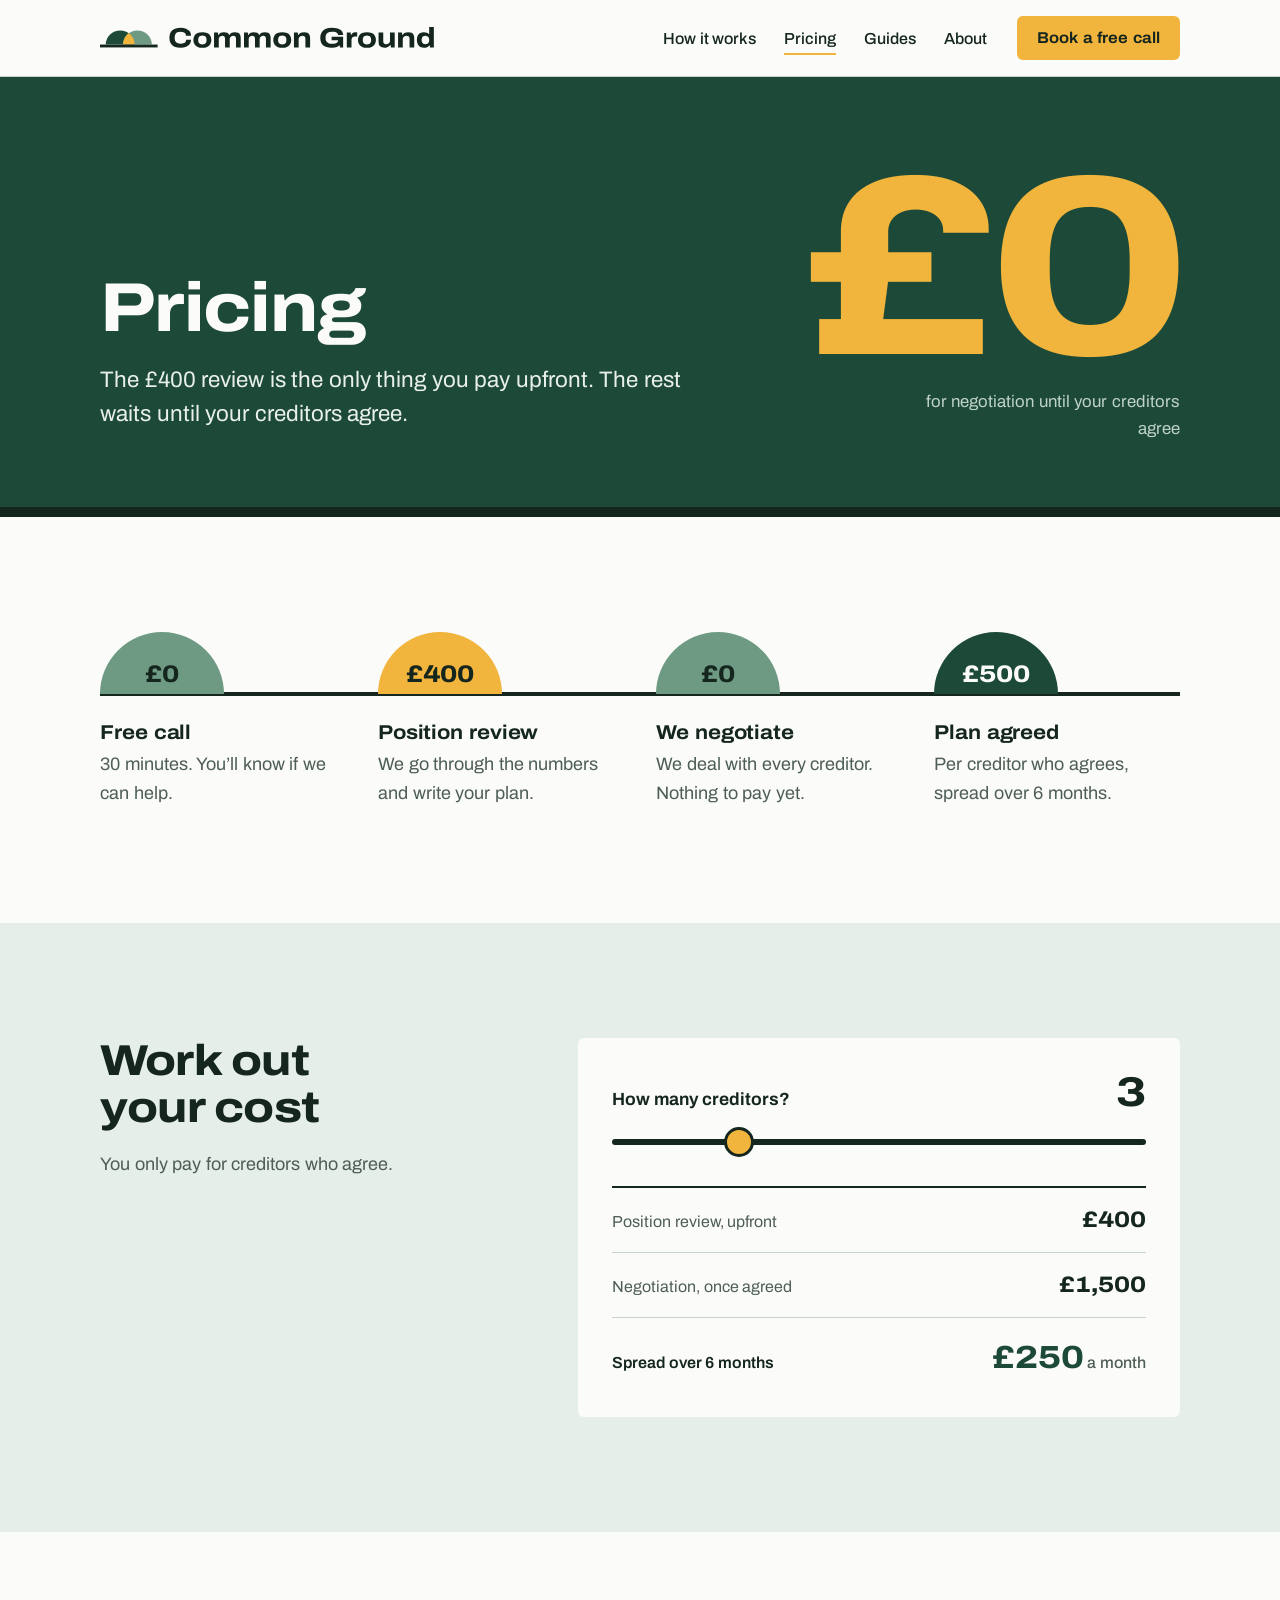
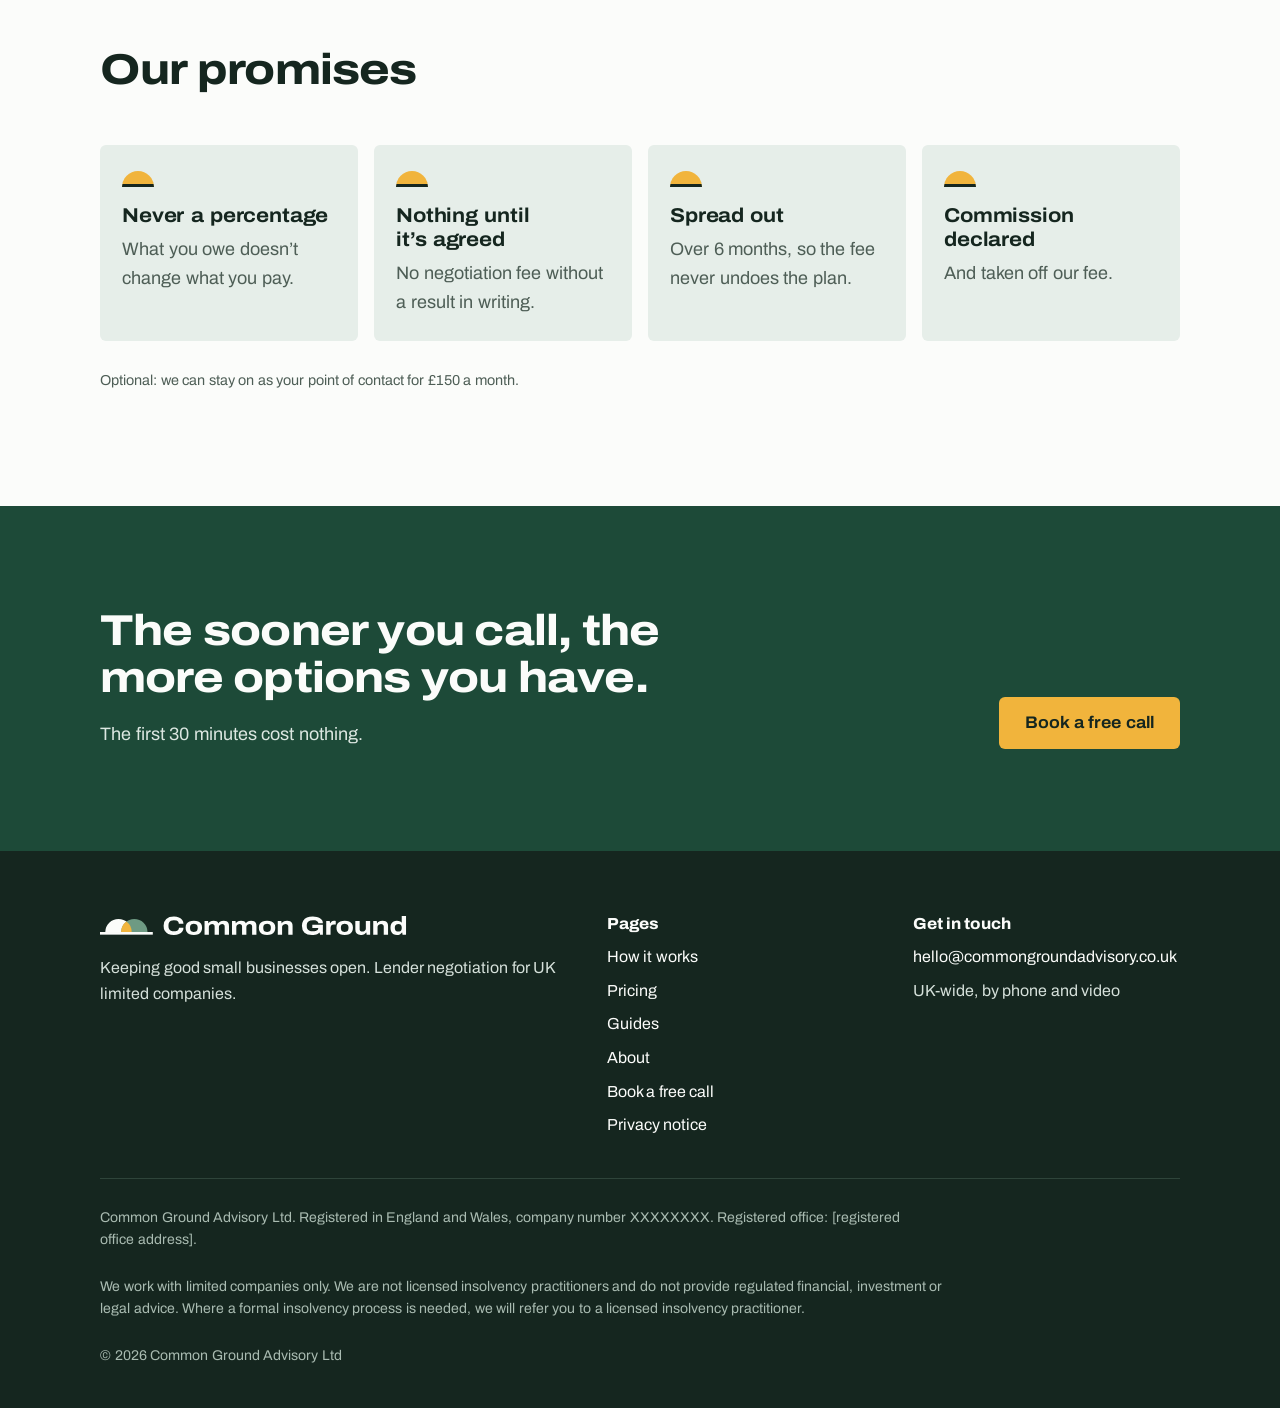
<file: pricing.html>
<!doctype html>
<html lang="en-GB" class="no-js">
<head>
<meta charset="utf-8">
<meta name="viewport" content="width=device-width, initial-scale=1">
<title>Pricing | Common Ground Advisory</title>
<meta name="description" content="A £400 position review is the only upfront cost. The negotiation fee is only due once your creditors agree, spread over 6 months.">
<link rel="canonical" href="https://www.commongroundadvisory.co.uk/pricing">
<meta property="og:type" content="website">
<meta property="og:site_name" content="Common Ground Advisory">
<meta property="og:title" content="Pricing | Common Ground Advisory">
<meta property="og:description" content="A £400 position review is the only upfront cost. The negotiation fee is only due once your creditors agree, spread over 6 months.">
<meta property="og:url" content="https://www.commongroundadvisory.co.uk/pricing">
<meta property="og:image" content="https://www.commongroundadvisory.co.uk/assets/img/og-image.png">
<meta property="og:image:width" content="1200">
<meta property="og:image:height" content="630">
<meta property="og:locale" content="en_GB">
<meta name="twitter:card" content="summary_large_image">
<meta name="theme-color" content="#1D4A38">
<link rel="icon" href="/favicon.svg" type="image/svg+xml">
<link rel="icon" href="/favicon-32.png" sizes="32x32" type="image/png">
<link rel="apple-touch-icon" href="/apple-touch-icon.png">
<link rel="preload" href="/assets/fonts/archivo-variable.woff2" as="font" type="font/woff2" crossorigin>
<link rel="stylesheet" href="/assets/css/site.css?v=9621d015">
<script src="/assets/js/site.js?v=9621d015" defer></script>
</head>
<body>
<a class="skip" href="#main">Skip to content</a>
<header class="site-header">
  <div class="wrap">
    <a class="brand" href="/" aria-label="Common Ground Advisory, home">
      <img src="/assets/img/logo-inline.svg" alt="Common Ground Advisory" width="336" height="24">
    </a>
    <button class="menu-toggle" type="button" aria-expanded="false" aria-controls="site-nav"><svg viewBox="0 0 18 18" aria-hidden="true" focusable="false"><path d="M1 4h16M1 9h16M1 14h16" stroke="currentColor" stroke-width="2"/></svg>Menu</button>
    <nav class="nav" id="site-nav" aria-label="Main">
      <ul>
          <li><a href="/how-it-works">How it works</a></li>
          <li><a href="/pricing" aria-current="page">Pricing</a></li>
          <li><a href="/guides">Guides</a></li>
          <li><a href="/about">About</a></li>
      </ul>
      <a class="btn btn-primary" href="/contact">Book a free call</a>
    </nav>
  </div>
</header>
<main id="main">

<section class="ghero on-forest">
  <div class="wrap">
    <div class="ghero-copy">
      <h1>Pricing</h1>
      <p class="lead">The &pound;400 review is the only thing you pay upfront. The rest waits until your creditors agree.</p>
    </div>
    <div class="ghero-art"><div class="big-num" aria-hidden="true"><span>&pound;0</span><small>for negotiation until your creditors agree</small></div></div>
  </div>
</section>
<div class="ground" role="presentation"></div>

<section class="band">
  <div class="wrap">
    <ol class="costline">
      <li><span class="bump bump-free">&pound;0</span><h3>Free call</h3><p>30 minutes. You&rsquo;ll know if we can help.</p></li>
      <li><span class="bump bump-review">&pound;400</span><h3>Position review</h3><p>We go through the numbers and write your plan.</p></li>
      <li><span class="bump bump-wait">&pound;0</span><h3>We negotiate</h3><p>We deal with every creditor. Nothing to pay yet.</p></li>
      <li><span class="bump bump-agreed">&pound;500</span><h3>Plan agreed</h3><p>Per creditor who agrees, spread over 6 months.</p></li>
    </ol>
  </div>
</section>

<section class="band band-sage">
  <div class="wrap split">
    <div class="section-head">
      <h2>Work out your cost</h2>
      <p class="muted">You only pay for creditors who agree.</p>
    </div>
    <div class="calc" data-review="400" data-per="500" data-months="6">
      <div class="calc-in">
        <label for="creditors">How many creditors?</label>
        <output id="creditors-out" for="creditors" class="calc-n">3</output>
        <input id="creditors" type="range" min="1" max="10" step="1" value="3">
      </div>
      <dl class="calc-out" aria-live="polite">
        <div><dt>Position review, upfront</dt><dd data-out="review">&pound;400</dd></div>
        <div><dt>Negotiation, once agreed</dt><dd data-out="fee">&pound;1,500</dd></div>
        <div class="calc-monthly"><dt>Spread over 6 months</dt><dd><span data-out="monthly">&pound;250</span><small> a month</small></dd></div>
      </dl>
    </div>
  </div>
</section>

<section class="band">
  <div class="wrap">
    <h2 class="section-title">Our promises</h2>
    <div class="tiles-4">
      <div><h3>Never a percentage</h3><p>What you owe doesn&rsquo;t change what you pay.</p></div>
      <div><h3>Nothing until it&rsquo;s agreed</h3><p>No negotiation fee without a result in writing.</p></div>
      <div><h3>Spread out</h3><p>Over 6 months, so the fee never undoes the plan.</p></div>
      <div><h3>Commission declared</h3><p>And taken off our fee.</p></div>
    </div>
    <p class="small muted mt-m">Optional: we can stay on as your point of contact for &pound;150 a month.</p>
  </div>
</section>

<section class="cta-band on-forest">
  <div class="wrap">
    <div>
      <h2>The sooner you call, the more options you have.</h2>
      <p>The first 30 minutes cost nothing.</p>
    </div>
    <a class="btn btn-primary" href="/contact">Book a free call</a>
  </div>
</section>
</main>
<footer class="site-footer">
  <div class="wrap">
    <div class="foot-top">
      <div>
        <img src="/assets/img/logo-inline-reverse.svg" alt="Common Ground Advisory" width="308" height="22">
        <p>Keeping good small businesses open. Lender negotiation for UK limited companies.</p>
      </div>
      <div>
        <h2>Pages</h2>
        <ul>
          <li><a href="/how-it-works">How it works</a></li>
          <li><a href="/pricing">Pricing</a></li>
          <li><a href="/guides">Guides</a></li>
          <li><a href="/about">About</a></li>
          <li><a href="/contact">Book a free call</a></li>
          <li><a href="/privacy">Privacy notice</a></li>
        </ul>
      </div>
      <div>
        <h2>Get in touch</h2>
        <ul>
          <li><a href="mailto:hello@commongroundadvisory.co.uk">hello@<wbr>commongroundadvisory.co.uk</a></li>
          <li>UK-wide, by phone and video</li>
        </ul>
      </div>
    </div>
    <div class="legal">
      <p>Common Ground Advisory Ltd. Registered in England and Wales, company number XXXXXXXX. Registered office: [registered office address].</p>
      <p>We work with limited companies only. We are not licensed insolvency practitioners and do not provide regulated financial, investment or legal advice. Where a formal insolvency process is needed, we will refer you to a licensed insolvency practitioner.</p>
      <p>&copy; 2026 Common Ground Advisory Ltd</p>
    </div>
  </div>
</footer>
</body>
</html>
</file>
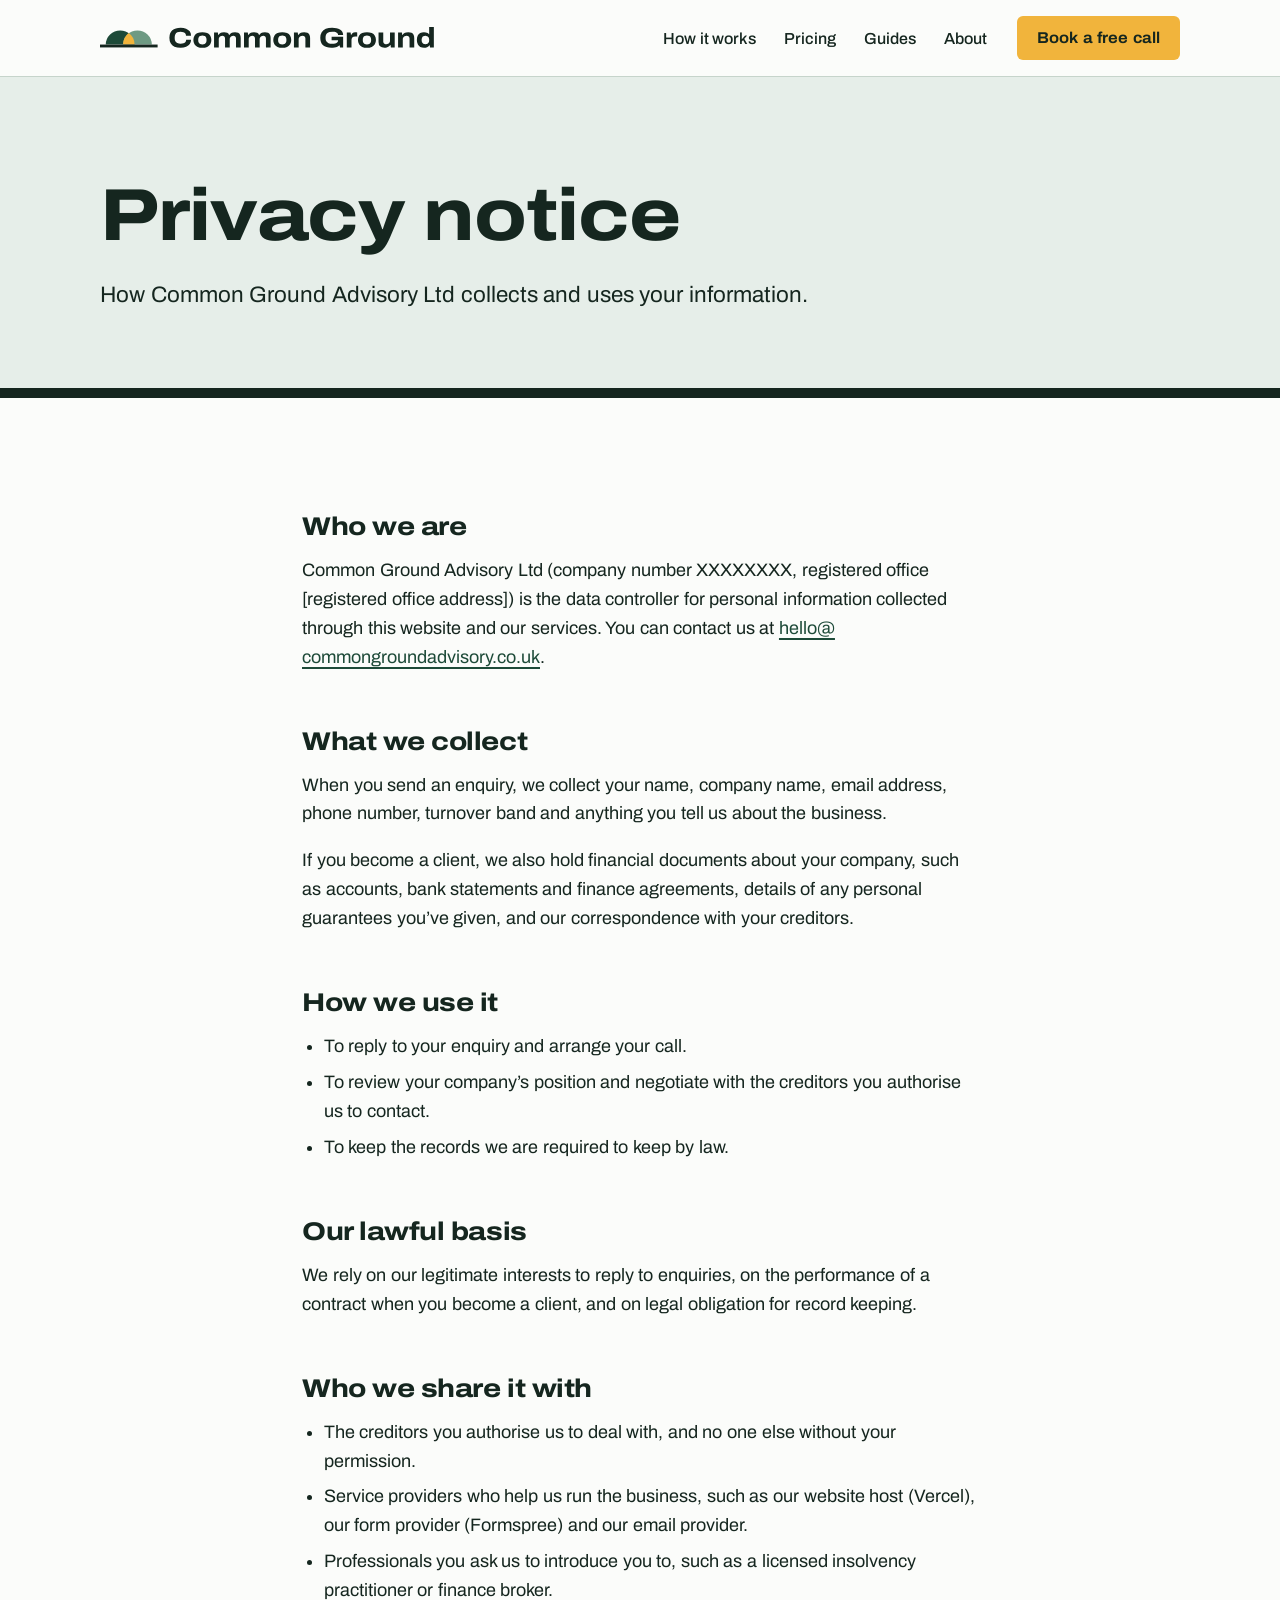
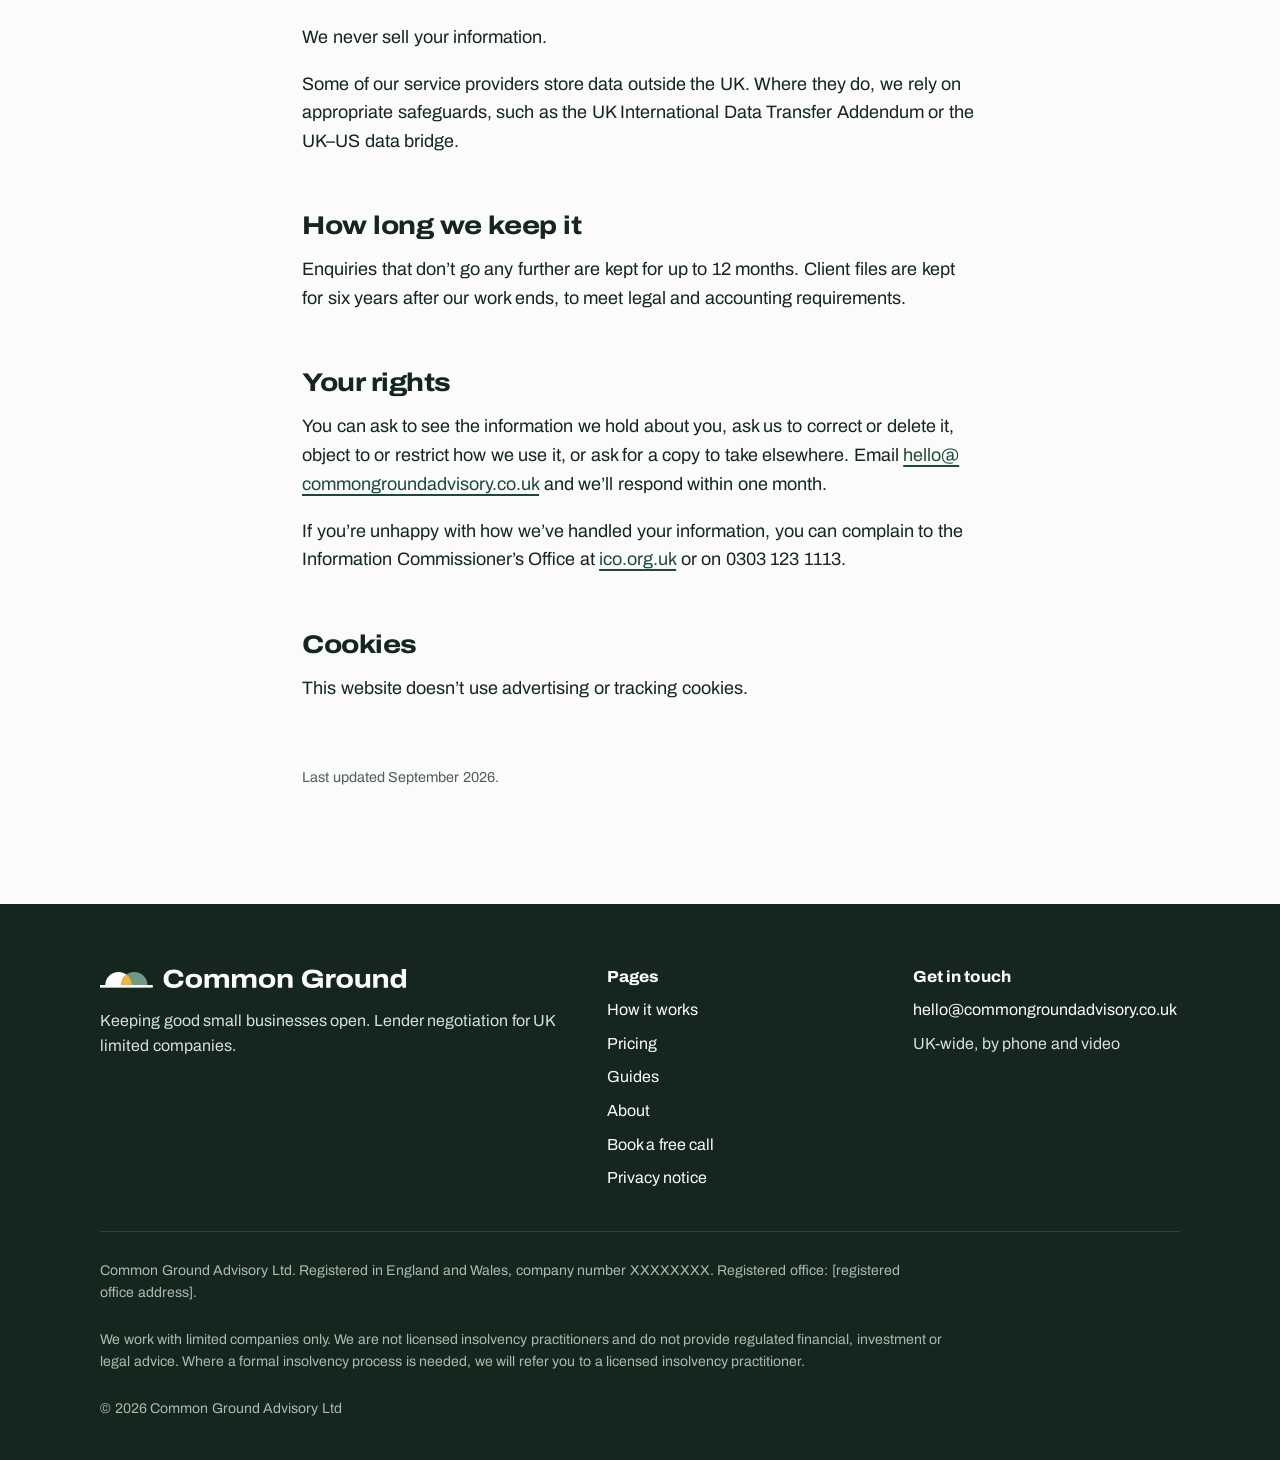
<file: privacy.html>
<!doctype html>
<html lang="en-GB" class="no-js">
<head>
<meta charset="utf-8">
<meta name="viewport" content="width=device-width, initial-scale=1">
<title>Privacy notice | Common Ground Advisory</title>
<meta name="description" content="How Common Ground Advisory Ltd collects, uses and protects your personal information.">
<link rel="canonical" href="https://www.commongroundadvisory.co.uk/privacy">
<meta property="og:type" content="website">
<meta property="og:site_name" content="Common Ground Advisory">
<meta property="og:title" content="Privacy notice | Common Ground Advisory">
<meta property="og:description" content="How Common Ground Advisory Ltd collects, uses and protects your personal information.">
<meta property="og:url" content="https://www.commongroundadvisory.co.uk/privacy">
<meta property="og:image" content="https://www.commongroundadvisory.co.uk/assets/img/og-image.png">
<meta property="og:image:width" content="1200">
<meta property="og:image:height" content="630">
<meta property="og:locale" content="en_GB">
<meta name="twitter:card" content="summary_large_image">
<meta name="theme-color" content="#1D4A38">
<link rel="icon" href="/favicon.svg" type="image/svg+xml">
<link rel="icon" href="/favicon-32.png" sizes="32x32" type="image/png">
<link rel="apple-touch-icon" href="/apple-touch-icon.png">
<link rel="preload" href="/assets/fonts/archivo-variable.woff2" as="font" type="font/woff2" crossorigin>
<link rel="stylesheet" href="/assets/css/site.css?v=9621d015">
<script src="/assets/js/site.js?v=9621d015" defer></script>
</head>
<body>
<a class="skip" href="#main">Skip to content</a>
<header class="site-header">
  <div class="wrap">
    <a class="brand" href="/" aria-label="Common Ground Advisory, home">
      <img src="/assets/img/logo-inline.svg" alt="Common Ground Advisory" width="336" height="24">
    </a>
    <button class="menu-toggle" type="button" aria-expanded="false" aria-controls="site-nav"><svg viewBox="0 0 18 18" aria-hidden="true" focusable="false"><path d="M1 4h16M1 9h16M1 14h16" stroke="currentColor" stroke-width="2"/></svg>Menu</button>
    <nav class="nav" id="site-nav" aria-label="Main">
      <ul>
          <li><a href="/how-it-works">How it works</a></li>
          <li><a href="/pricing">Pricing</a></li>
          <li><a href="/guides">Guides</a></li>
          <li><a href="/about">About</a></li>
      </ul>
      <a class="btn btn-primary" href="/contact">Book a free call</a>
    </nav>
  </div>
</header>
<main id="main">

<section class="page-head">
  <div class="wrap">
    <h1>Privacy notice</h1>
    <p class="lead">How Common Ground Advisory Ltd collects and uses your information.</p>
  </div>
</section>

<section class="band">
  <div class="wrap prose">
    <h2>Who we are</h2>
    <p>Common Ground Advisory Ltd (company number XXXXXXXX, registered office [registered office address]) is the data controller for personal information collected through this website and our services. You can contact us at <a href="mailto:hello@commongroundadvisory.co.uk">hello@<wbr>commongroundadvisory.co.uk</a>.</p>

    <h2>What we collect</h2>
    <p>When you send an enquiry, we collect your name, company name, email address, phone number, turnover band and anything you tell us about the business.</p>
    <p>If you become a client, we also hold financial documents about your company, such as accounts, bank statements and finance agreements, details of any personal guarantees you&rsquo;ve given, and our correspondence with your creditors.</p>

    <h2>How we use it</h2>
    <ul>
      <li>To reply to your enquiry and arrange your call.</li>
      <li>To review your company&rsquo;s position and negotiate with the creditors you authorise us to contact.</li>
      <li>To keep the records we are required to keep by law.</li>
    </ul>

    <h2>Our lawful basis</h2>
    <p>We rely on our legitimate interests to reply to enquiries, on the performance of a contract when you become a client, and on legal obligation for record keeping.</p>

    <h2>Who we share it with</h2>
    <ul>
      <li>The creditors you authorise us to deal with, and no one else without your permission.</li>
      <li>Service providers who help us run the business, such as our website host (Vercel), our form provider (Formspree) and our email provider.</li>
      <li>Professionals you ask us to introduce you to, such as a licensed insolvency practitioner or finance broker.</li>
    </ul>
    <p>We never sell your information.</p>
    <p>Some of our service providers store data outside the UK. Where they do, we rely on appropriate safeguards, such as the UK International Data Transfer Addendum or the UK&ndash;US data bridge.</p>

    <h2>How long we keep it</h2>
    <p>Enquiries that don&rsquo;t go any further are kept for up to 12 months. Client files are kept for six years after our work ends, to meet legal and accounting requirements.</p>

    <h2>Your rights</h2>
    <p>You can ask to see the information we hold about you, ask us to correct or delete it, object to or restrict how we use it, or ask for a copy to take elsewhere. Email <a href="mailto:hello@commongroundadvisory.co.uk">hello@<wbr>commongroundadvisory.co.uk</a> and we&rsquo;ll respond within one month.</p>
    <p>If you&rsquo;re unhappy with how we&rsquo;ve handled your information, you can complain to the Information Commissioner&rsquo;s Office at <a href="https://ico.org.uk" rel="noopener">ico.org.uk</a> or on 0303 123 1113.</p>

    <h2>Cookies</h2>
    <p>This website doesn&rsquo;t use advertising or tracking cookies.</p>

    <p class="small muted mt-l">Last updated September 2026.</p>
  </div>
</section>
</main>
<footer class="site-footer">
  <div class="wrap">
    <div class="foot-top">
      <div>
        <img src="/assets/img/logo-inline-reverse.svg" alt="Common Ground Advisory" width="308" height="22">
        <p>Keeping good small businesses open. Lender negotiation for UK limited companies.</p>
      </div>
      <div>
        <h2>Pages</h2>
        <ul>
          <li><a href="/how-it-works">How it works</a></li>
          <li><a href="/pricing">Pricing</a></li>
          <li><a href="/guides">Guides</a></li>
          <li><a href="/about">About</a></li>
          <li><a href="/contact">Book a free call</a></li>
          <li><a href="/privacy">Privacy notice</a></li>
        </ul>
      </div>
      <div>
        <h2>Get in touch</h2>
        <ul>
          <li><a href="mailto:hello@commongroundadvisory.co.uk">hello@<wbr>commongroundadvisory.co.uk</a></li>
          <li>UK-wide, by phone and video</li>
        </ul>
      </div>
    </div>
    <div class="legal">
      <p>Common Ground Advisory Ltd. Registered in England and Wales, company number XXXXXXXX. Registered office: [registered office address].</p>
      <p>We work with limited companies only. We are not licensed insolvency practitioners and do not provide regulated financial, investment or legal advice. Where a formal insolvency process is needed, we will refer you to a licensed insolvency practitioner.</p>
      <p>&copy; 2026 Common Ground Advisory Ltd</p>
    </div>
  </div>
</footer>
</body>
</html>
</file>
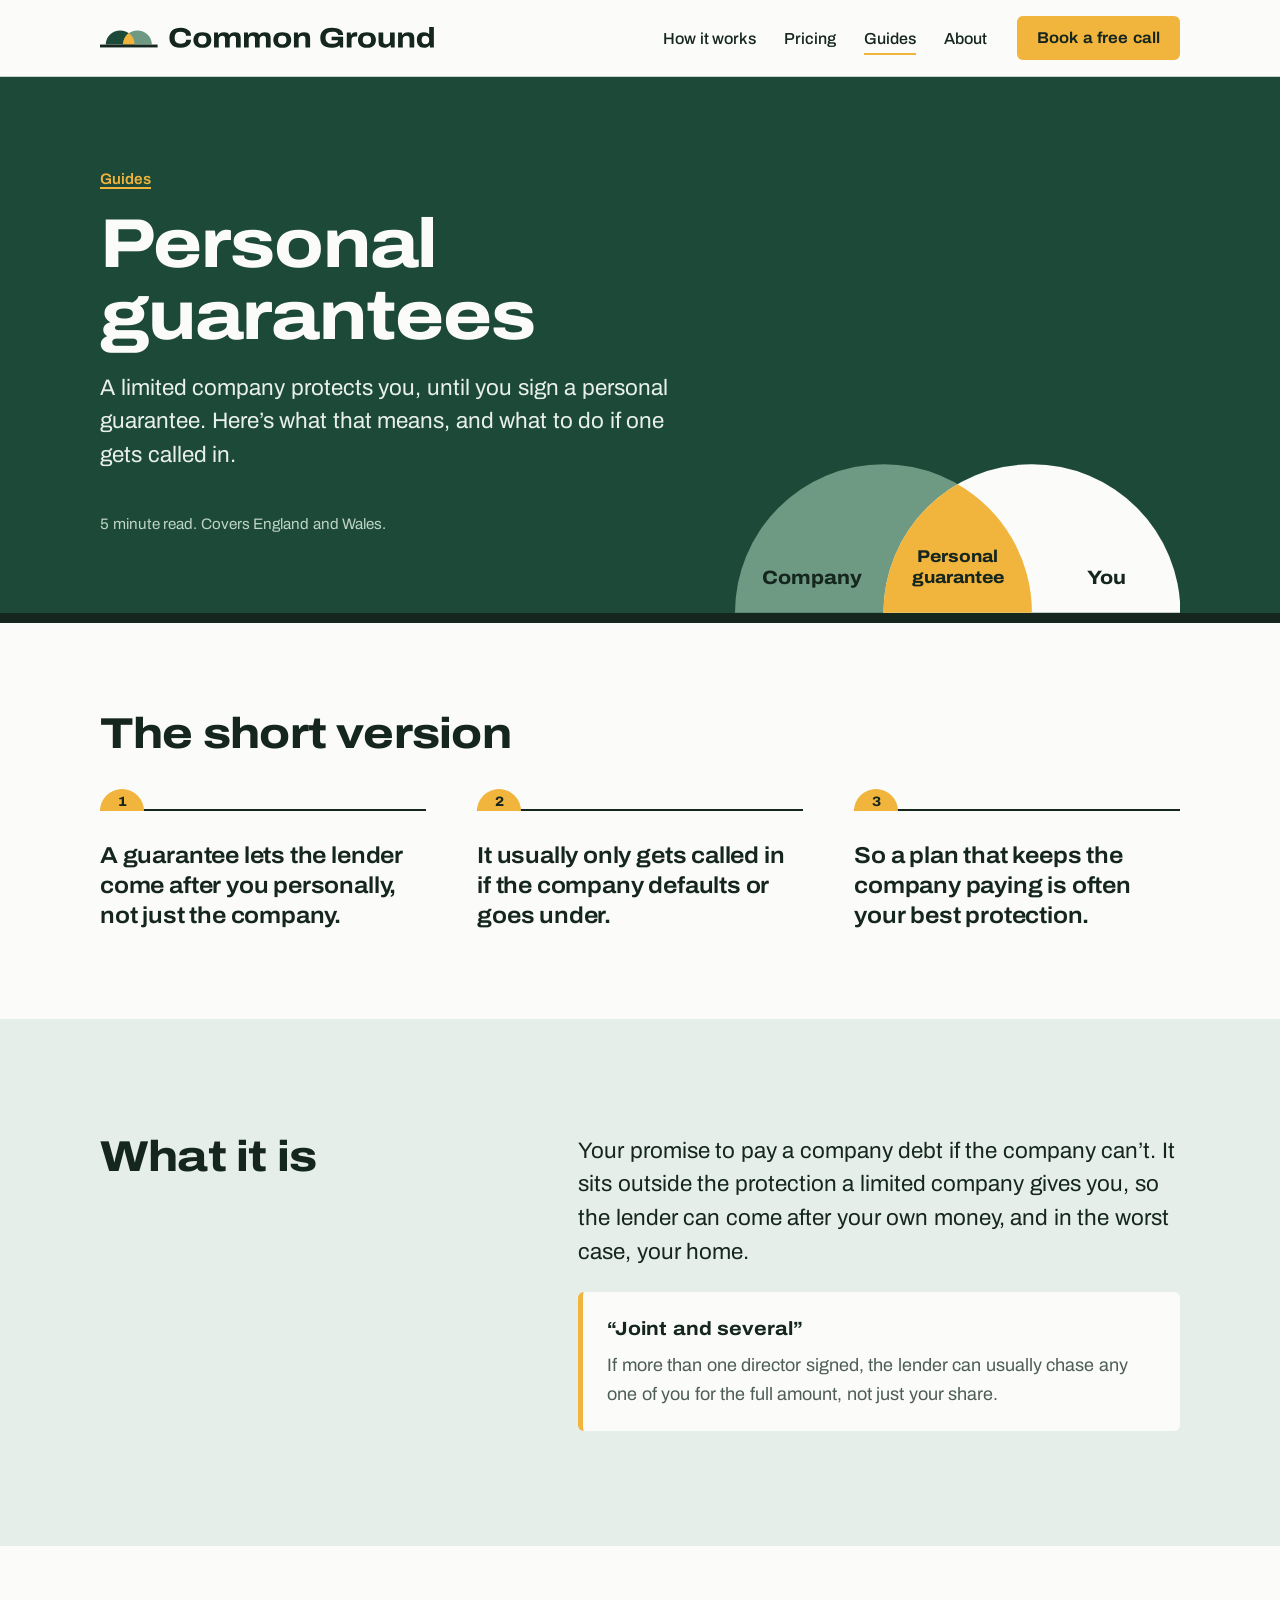
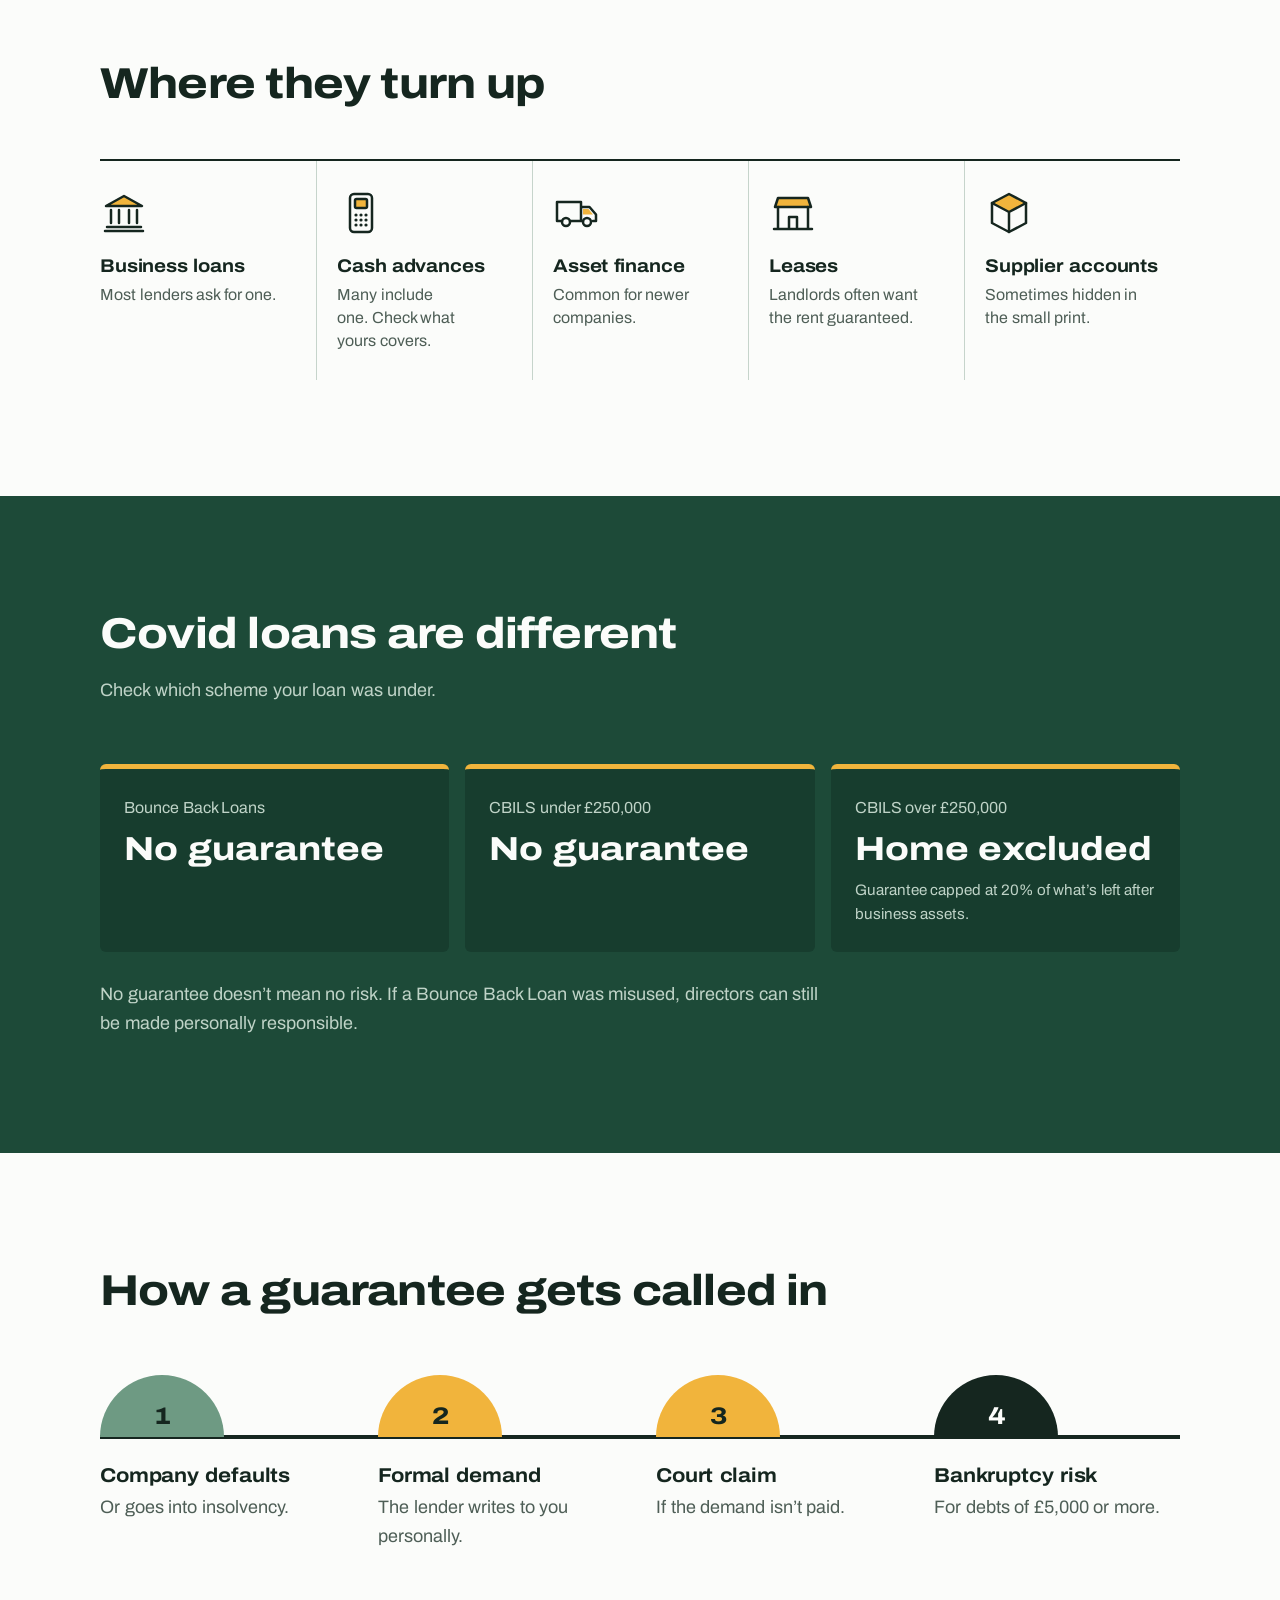
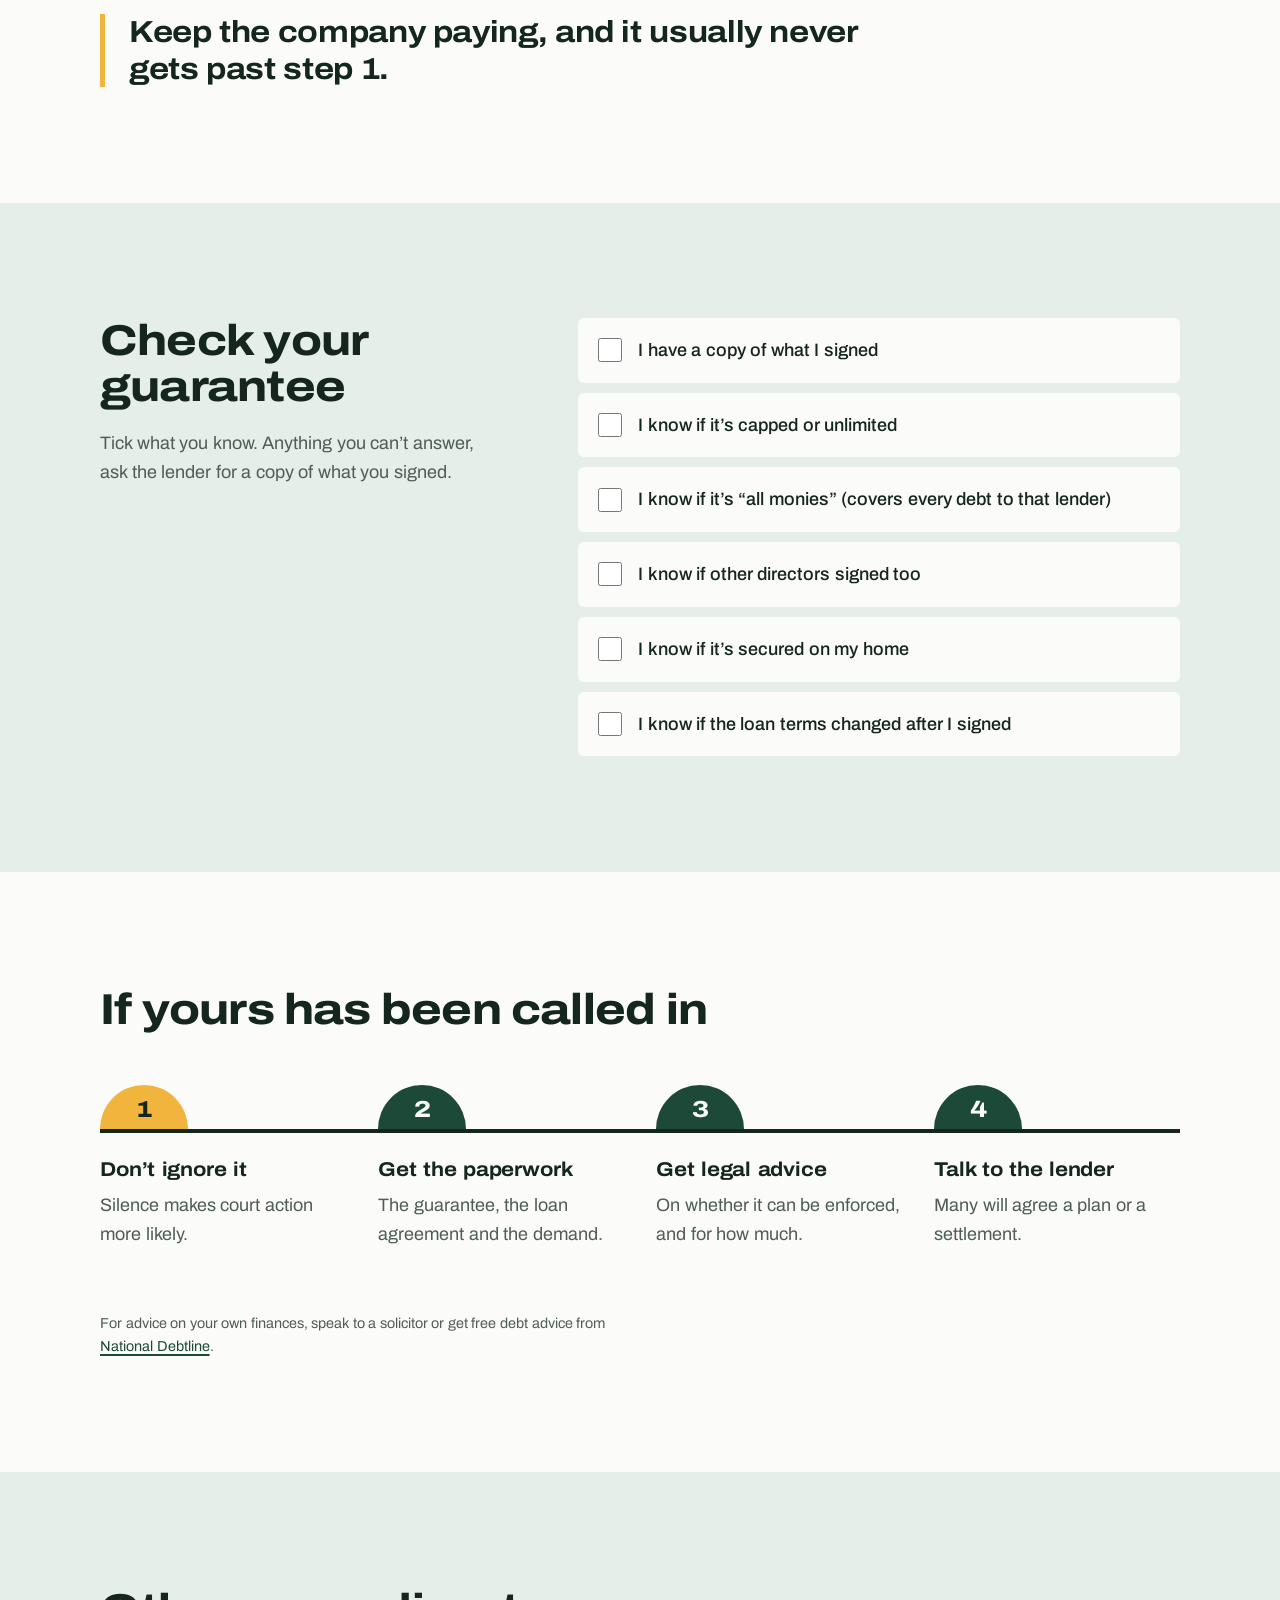
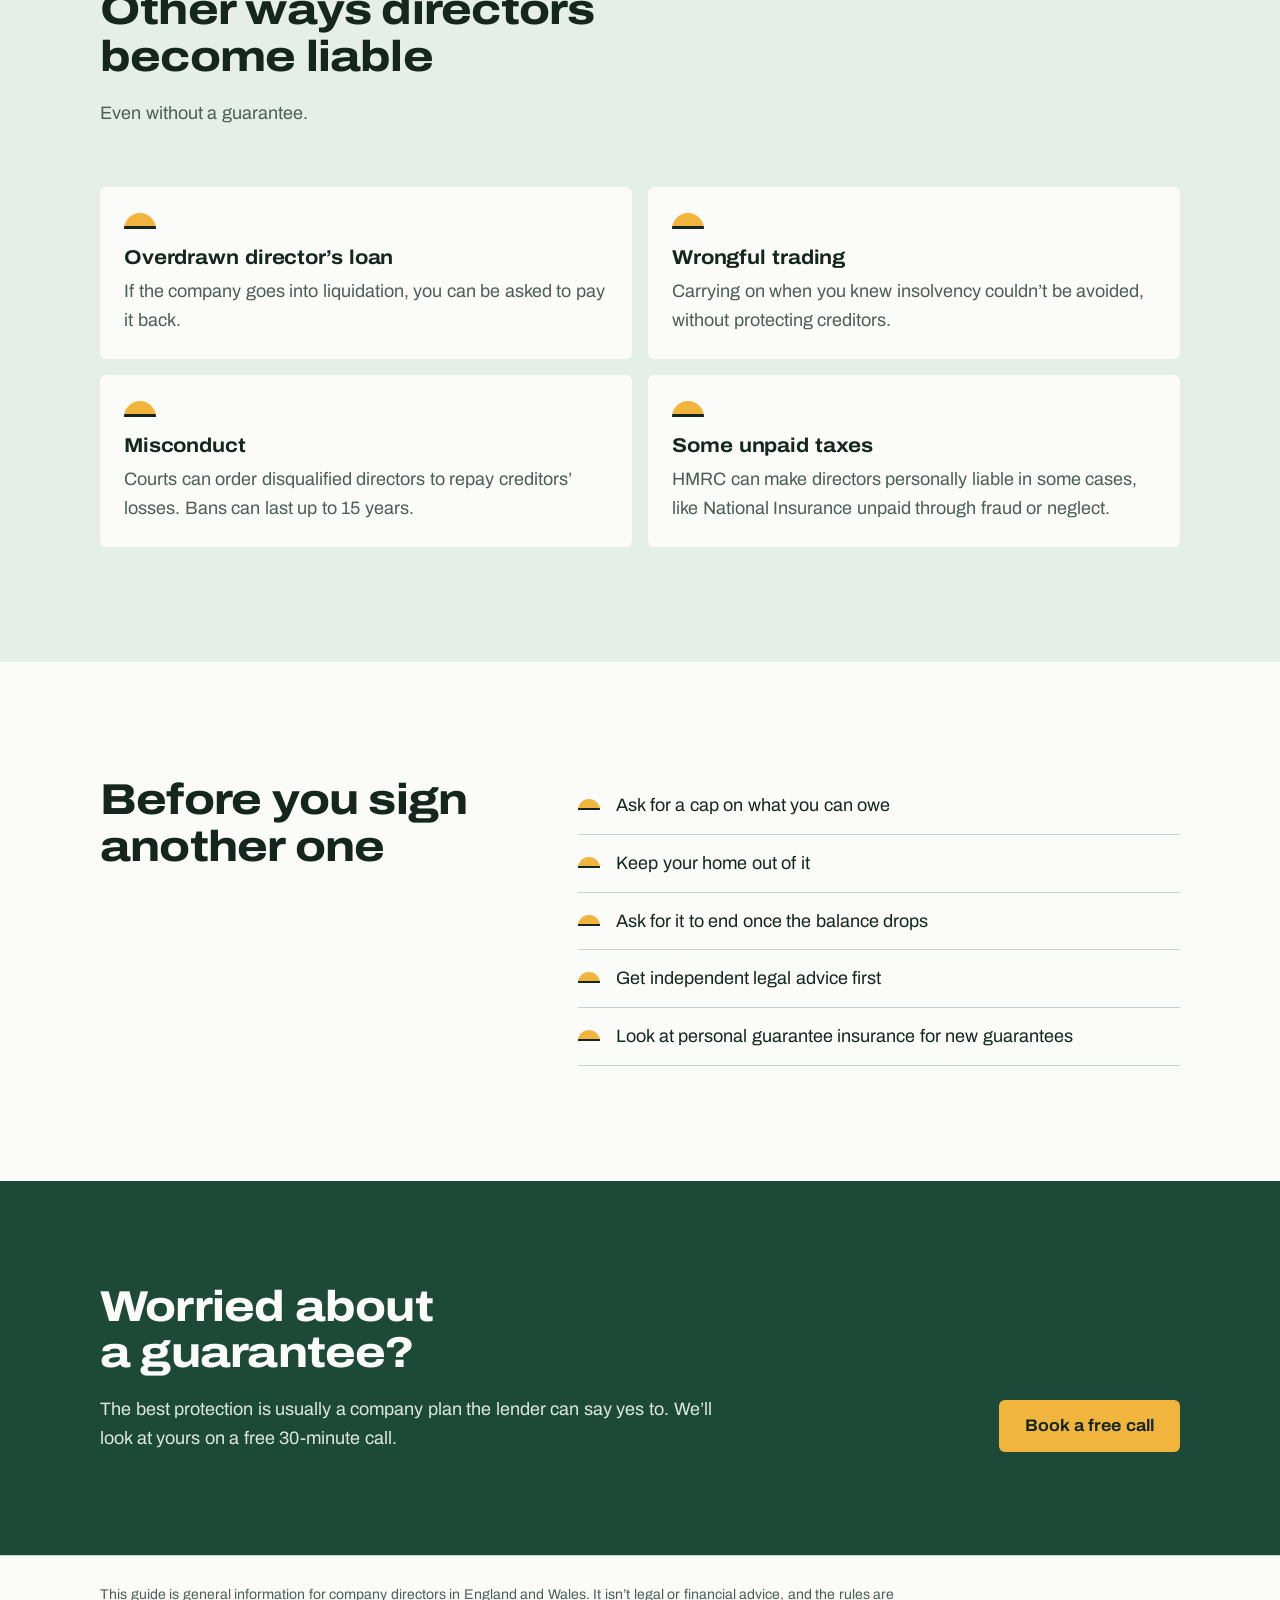
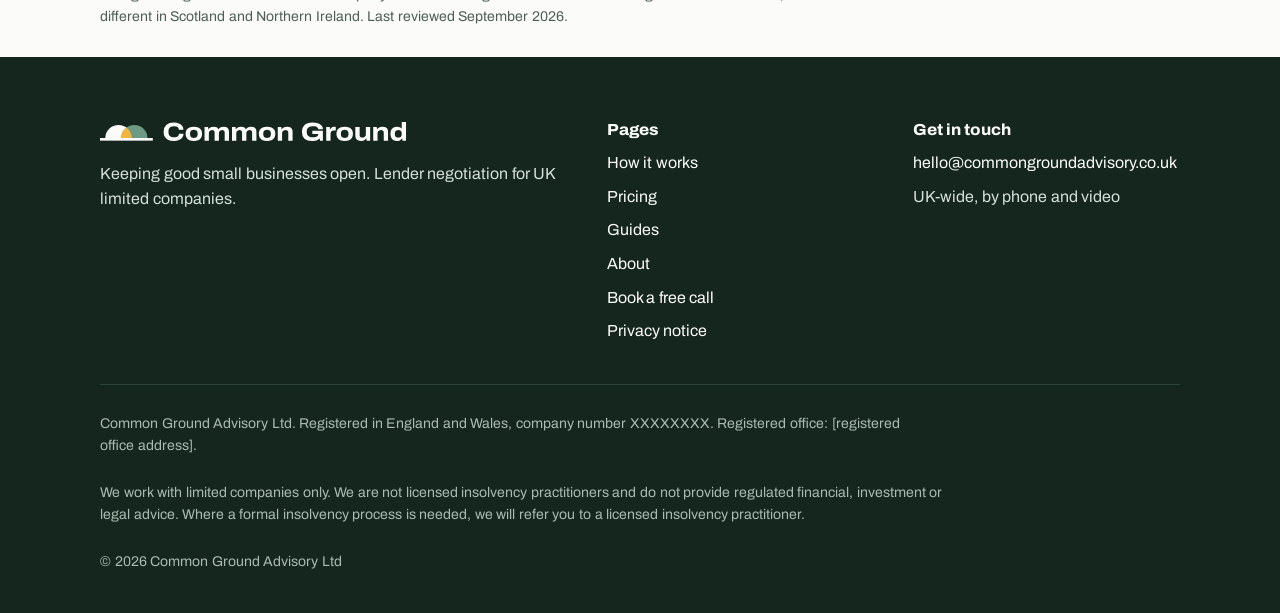
<file: guides/personal-guarantees.html>
<!doctype html>
<html lang="en-GB" class="no-js">
<head>
<meta charset="utf-8">
<meta name="viewport" content="width=device-width, initial-scale=1">
<title>Personal guarantees: what directors need to know | Common Ground Advisory</title>
<meta name="description" content="A plain-English guide to personal guarantees for company directors: where they turn up, when they get called in, and what to do if yours has been.">
<link rel="canonical" href="https://www.commongroundadvisory.co.uk/guides/personal-guarantees">
<meta property="og:type" content="website">
<meta property="og:site_name" content="Common Ground Advisory">
<meta property="og:title" content="Personal guarantees: what directors need to know | Common Ground Advisory">
<meta property="og:description" content="A plain-English guide to personal guarantees for company directors: where they turn up, when they get called in, and what to do if yours has been.">
<meta property="og:url" content="https://www.commongroundadvisory.co.uk/guides/personal-guarantees">
<meta property="og:image" content="https://www.commongroundadvisory.co.uk/assets/img/og-image.png">
<meta property="og:image:width" content="1200">
<meta property="og:image:height" content="630">
<meta property="og:locale" content="en_GB">
<meta name="twitter:card" content="summary_large_image">
<meta name="theme-color" content="#1D4A38">
<link rel="icon" href="/favicon.svg" type="image/svg+xml">
<link rel="icon" href="/favicon-32.png" sizes="32x32" type="image/png">
<link rel="apple-touch-icon" href="/apple-touch-icon.png">
<link rel="preload" href="/assets/fonts/archivo-variable.woff2" as="font" type="font/woff2" crossorigin>
<link rel="stylesheet" href="/assets/css/site.css?v=9621d015">
<script src="/assets/js/site.js?v=9621d015" defer></script>
</head>
<body>
<a class="skip" href="#main">Skip to content</a>
<header class="site-header">
  <div class="wrap">
    <a class="brand" href="/" aria-label="Common Ground Advisory, home">
      <img src="/assets/img/logo-inline.svg" alt="Common Ground Advisory" width="336" height="24">
    </a>
    <button class="menu-toggle" type="button" aria-expanded="false" aria-controls="site-nav"><svg viewBox="0 0 18 18" aria-hidden="true" focusable="false"><path d="M1 4h16M1 9h16M1 14h16" stroke="currentColor" stroke-width="2"/></svg>Menu</button>
    <nav class="nav" id="site-nav" aria-label="Main">
      <ul>
          <li><a href="/how-it-works">How it works</a></li>
          <li><a href="/pricing">Pricing</a></li>
          <li><a href="/guides" aria-current="page">Guides</a></li>
          <li><a href="/about">About</a></li>
      </ul>
      <a class="btn btn-primary" href="/contact">Book a free call</a>
    </nav>
  </div>
</header>
<main id="main">

<section class="ghero on-forest">
  <div class="wrap">
    <div class="ghero-copy">
      <p class="crumb"><a href="/guides">Guides</a></p>
      <h1>Personal guarantees</h1>
      <p class="lead">A limited company protects you, until you sign a personal guarantee. Here&rsquo;s what that means, and what to do if one gets called in.</p>
      <p class="guide-meta">5 minute read. Covers England and Wales.</p>
    </div>
    <div class="ghero-art"><svg viewBox="0 0 600 300" xmlns="http://www.w3.org/2000/svg" role="img" aria-label="Diagram: a personal guarantee is where the company's debt overlaps with you personally.">
  <path d="M0 300A200 200 0 0 1 400 300Z" fill="#6E9A83"/>
  <path d="M200 300A200 200 0 0 1 600 300Z" fill="#FBFCFA"/>
  <path d="M200 300A200 200 0 0 1 300 126.8A200 200 0 0 1 400 300Z" fill="#F1B43C"/>
  <g font-family="Archivo, Arial, sans-serif" font-weight="760" fill="#15261F" text-anchor="middle" style="font-stretch:110%">
    <text x="104" y="262" font-size="26">Company</text>
    <text x="500" y="262" font-size="26">You</text>
    <text x="300" y="232" font-size="23">Personal</text>
    <text x="300" y="260" font-size="23">guarantee</text>
  </g>
</svg></div>
  </div>
</section>
<div class="ground" role="presentation"></div>

<section class="band band-tight">
  <div class="wrap">
    <h2 class="section-title">The short version</h2>
    <ol class="short"><li>A guarantee lets the lender come after you personally, not just the company.</li><li>It usually only gets called in if the company defaults or goes under.</li><li>So a plan that keeps the company paying is often your best protection.</li></ol>
  </div>
</section>

<section class="band band-sage">
  <div class="wrap split">
    <div class="section-head">
      <h2>What it is</h2>
    </div>
    <div class="g-body">
      <p class="lead">Your promise to pay a company debt if the company can&rsquo;t. It sits outside the protection a limited company gives you, so the lender can come after your own money, and in the worst case, your home.</p>
      <div class="defn">
        <p class="defn-term">&ldquo;Joint and several&rdquo;</p>
        <p>If more than one director signed, the lender can usually chase any one of you for the full amount, not just your share.</p>
      </div>
    </div>
  </div>
</section>

<section class="band">
  <div class="wrap">
    <h2 class="section-title">Where they turn up</h2>
    <ul class="debt-list">
      <li><svg viewBox="0 0 48 48" width="48" height="48" fill="none" stroke="#15261F" stroke-width="2.5" stroke-linecap="round" stroke-linejoin="round" aria-hidden="true" focusable="false"><path d="M6 17L24 7l18 10H6z" fill="#F1B43C"/><path d="M11 21v13M19 21v13M29 21v13M37 21v13M7 38h34M5 42h38"/></svg><h3>Business loans</h3><p>Most lenders ask for one.</p></li>
      <li><svg viewBox="0 0 48 48" width="48" height="48" fill="none" stroke="#15261F" stroke-width="2.5" stroke-linecap="round" stroke-linejoin="round" aria-hidden="true" focusable="false"><rect x="13" y="5" width="22" height="38" rx="4"/><rect x="18" y="10" width="12" height="9" rx="1.5" fill="#F1B43C"/><path d="M19 26h.01M24 26h.01M29 26h.01M19 31h.01M24 31h.01M29 31h.01M19 36h.01M24 36h.01M29 36h.01" stroke-width="3.2"/></svg><h3>Cash advances</h3><p>Many include one. Check what yours covers.</p></li>
      <li><svg viewBox="0 0 48 48" width="48" height="48" fill="none" stroke="#15261F" stroke-width="2.5" stroke-linecap="round" stroke-linejoin="round" aria-hidden="true" focusable="false"><path d="M30 20h5.5l4.5 5.5H30z" fill="#F1B43C" stroke="none"/><path d="M9 32H4V13h24v19M28 18h8.5L43 25.5V32h-3M17 32h13"/><circle cx="13" cy="33" r="4"/><circle cx="34" cy="33" r="4"/></svg><h3>Asset finance</h3><p>Common for newer companies.</p></li>
      <li><svg viewBox="0 0 48 48" width="48" height="48" fill="none" stroke="#15261F" stroke-width="2.5" stroke-linecap="round" stroke-linejoin="round" aria-hidden="true" focusable="false"><path d="M9 9h30l3 9H6z" fill="#F1B43C"/><path d="M9 18v22h30V18M20 40V28h8v12M5 40h38"/></svg><h3>Leases</h3><p>Landlords often want the rent guaranteed.</p></li>
      <li><svg viewBox="0 0 48 48" width="48" height="48" fill="none" stroke="#15261F" stroke-width="2.5" stroke-linecap="round" stroke-linejoin="round" aria-hidden="true" focusable="false"><path d="M24 5l17 9-17 9-17-9z" fill="#F1B43C" stroke="none"/><path d="M24 5l17 9v20l-17 9-17-9V14z"/><path d="M7 14l17 9 17-9M24 23v20"/></svg><h3>Supplier accounts</h3><p>Sometimes hidden in the small print.</p></li>
    </ul>
  </div>
</section>

<section class="band band-forest">
  <div class="wrap">
    <div class="section-head">
      <h2>Covid loans are different</h2>
      <p class="muted">Check which scheme your loan was under.</p>
    </div>
    <div class="stat-tiles">
      <div><p class="st-label">Bounce Back Loans</p><p class="st-value">No guarantee</p></div>
      <div><p class="st-label">CBILS under &pound;250,000</p><p class="st-value">No guarantee</p></div>
      <div><p class="st-label">CBILS over &pound;250,000</p><p class="st-value">Home excluded</p><p class="st-note">Guarantee capped at 20% of what&rsquo;s left after business assets.</p></div>
    </div>
    <p class="mt-m measure muted">No guarantee doesn&rsquo;t mean no risk. If a Bounce Back Loan was misused, directors can still be made personally responsible.</p>
  </div>
</section>

<section class="band">
  <div class="wrap">
    <div class="section-head">
      <h2>How a guarantee gets called in</h2>
    </div>
    <ol class="costline">
      <li><span class="bump bump-free">1</span><h3>Company defaults</h3><p>Or goes into insolvency.</p></li>
      <li><span class="bump bump-review">2</span><h3>Formal demand</h3><p>The lender writes to you personally.</p></li>
      <li><span class="bump bump-review">3</span><h3>Court claim</h3><p>If the demand isn&rsquo;t paid.</p></li>
      <li><span class="bump bump-ink">4</span><h3>Bankruptcy risk</h3><p>For debts of &pound;5,000 or more.</p></li>
    </ol>
    <p class="statement">Keep the company paying, and it usually never gets past step 1.</p>
  </div>
</section>

<section class="band band-sage">
  <div class="wrap split">
    <div class="section-head">
      <h2>Check your guarantee</h2>
      <p class="muted">Tick what you know. Anything you can&rsquo;t answer, ask the lender for a copy of what you signed.</p>
    </div>
    <ul class="check-live">
      <li><label><input type="checkbox"> I have a copy of what I signed</label></li>
      <li><label><input type="checkbox"> I know if it&rsquo;s capped or unlimited</label></li>
      <li><label><input type="checkbox"> I know if it&rsquo;s &ldquo;all monies&rdquo; (covers every debt to that lender)</label></li>
      <li><label><input type="checkbox"> I know if other directors signed too</label></li>
      <li><label><input type="checkbox"> I know if it&rsquo;s secured on my home</label></li>
      <li><label><input type="checkbox"> I know if the loan terms changed after I signed</label></li>
    </ul>
  </div>
</section>

<section class="band">
  <div class="wrap">
    <h2 class="section-title">If yours has been called in</h2>
    <ol class="steps">
      <li><h3>Don&rsquo;t ignore it</h3><p>Silence makes court action more likely.</p></li>
      <li><h3>Get the paperwork</h3><p>The guarantee, the loan agreement and the demand.</p></li>
      <li><h3>Get legal advice</h3><p>On whether it can be enforced, and for how much.</p></li>
      <li><h3>Talk to the lender</h3><p>Many will agree a plan or a settlement.</p></li>
    </ol>
    <p class="mt-l small muted measure">For advice on your own finances, speak to a solicitor or get free debt advice from <a href="https://www.nationaldebtline.org" rel="noopener">National Debtline</a>.</p>
  </div>
</section>

<section class="band band-sage">
  <div class="wrap">
    <div class="section-head">
      <h2>Other ways directors become liable</h2>
      <p class="muted">Even without a guarantee.</p>
    </div>
    <div class="tiles-2">
      <div><h3>Overdrawn director&rsquo;s loan</h3><p>If the company goes into liquidation, you can be asked to pay it back.</p></div>
      <div><h3>Wrongful trading</h3><p>Carrying on when you knew insolvency couldn&rsquo;t be avoided, without protecting creditors.</p></div>
      <div><h3>Misconduct</h3><p>Courts can order disqualified directors to repay creditors&rsquo; losses. Bans can last up to 15 years.</p></div>
      <div><h3>Some unpaid taxes</h3><p>HMRC can make directors personally liable in some cases, like National Insurance unpaid through fraud or neglect.</p></div>
    </div>
  </div>
</section>

<section class="band">
  <div class="wrap split">
    <div class="section-head">
      <h2>Before you sign another one</h2>
    </div>
    <ul class="ticks">
      <li>Ask for a cap on what you can owe</li>
      <li>Keep your home out of it</li>
      <li>Ask for it to end once the balance drops</li>
      <li>Get independent legal advice first</li>
      <li>Look at personal guarantee insurance for new guarantees</li>
    </ul>
  </div>
</section>

<section class="cta-band on-forest">
  <div class="wrap">
    <div>
      <h2>Worried about a guarantee?</h2>
      <p>The best protection is usually a company plan the lender can say yes to. We&rsquo;ll look at yours on a free 30-minute call.</p>
    </div>
    <a class="btn btn-primary" href="/contact">Book a free call</a>
  </div>
</section>
<section class="band-note">
  <div class="wrap"><p>This guide is general information for company directors in England and Wales. It isn&rsquo;t legal or financial advice, and the rules are different in Scotland and Northern Ireland. Last reviewed September 2026.</p></div>
</section>
</main>
<footer class="site-footer">
  <div class="wrap">
    <div class="foot-top">
      <div>
        <img src="/assets/img/logo-inline-reverse.svg" alt="Common Ground Advisory" width="308" height="22">
        <p>Keeping good small businesses open. Lender negotiation for UK limited companies.</p>
      </div>
      <div>
        <h2>Pages</h2>
        <ul>
          <li><a href="/how-it-works">How it works</a></li>
          <li><a href="/pricing">Pricing</a></li>
          <li><a href="/guides">Guides</a></li>
          <li><a href="/about">About</a></li>
          <li><a href="/contact">Book a free call</a></li>
          <li><a href="/privacy">Privacy notice</a></li>
        </ul>
      </div>
      <div>
        <h2>Get in touch</h2>
        <ul>
          <li><a href="mailto:hello@commongroundadvisory.co.uk">hello@<wbr>commongroundadvisory.co.uk</a></li>
          <li>UK-wide, by phone and video</li>
        </ul>
      </div>
    </div>
    <div class="legal">
      <p>Common Ground Advisory Ltd. Registered in England and Wales, company number XXXXXXXX. Registered office: [registered office address].</p>
      <p>We work with limited companies only. We are not licensed insolvency practitioners and do not provide regulated financial, investment or legal advice. Where a formal insolvency process is needed, we will refer you to a licensed insolvency practitioner.</p>
      <p>&copy; 2026 Common Ground Advisory Ltd</p>
    </div>
  </div>
</footer>
</body>
</html>
</file>
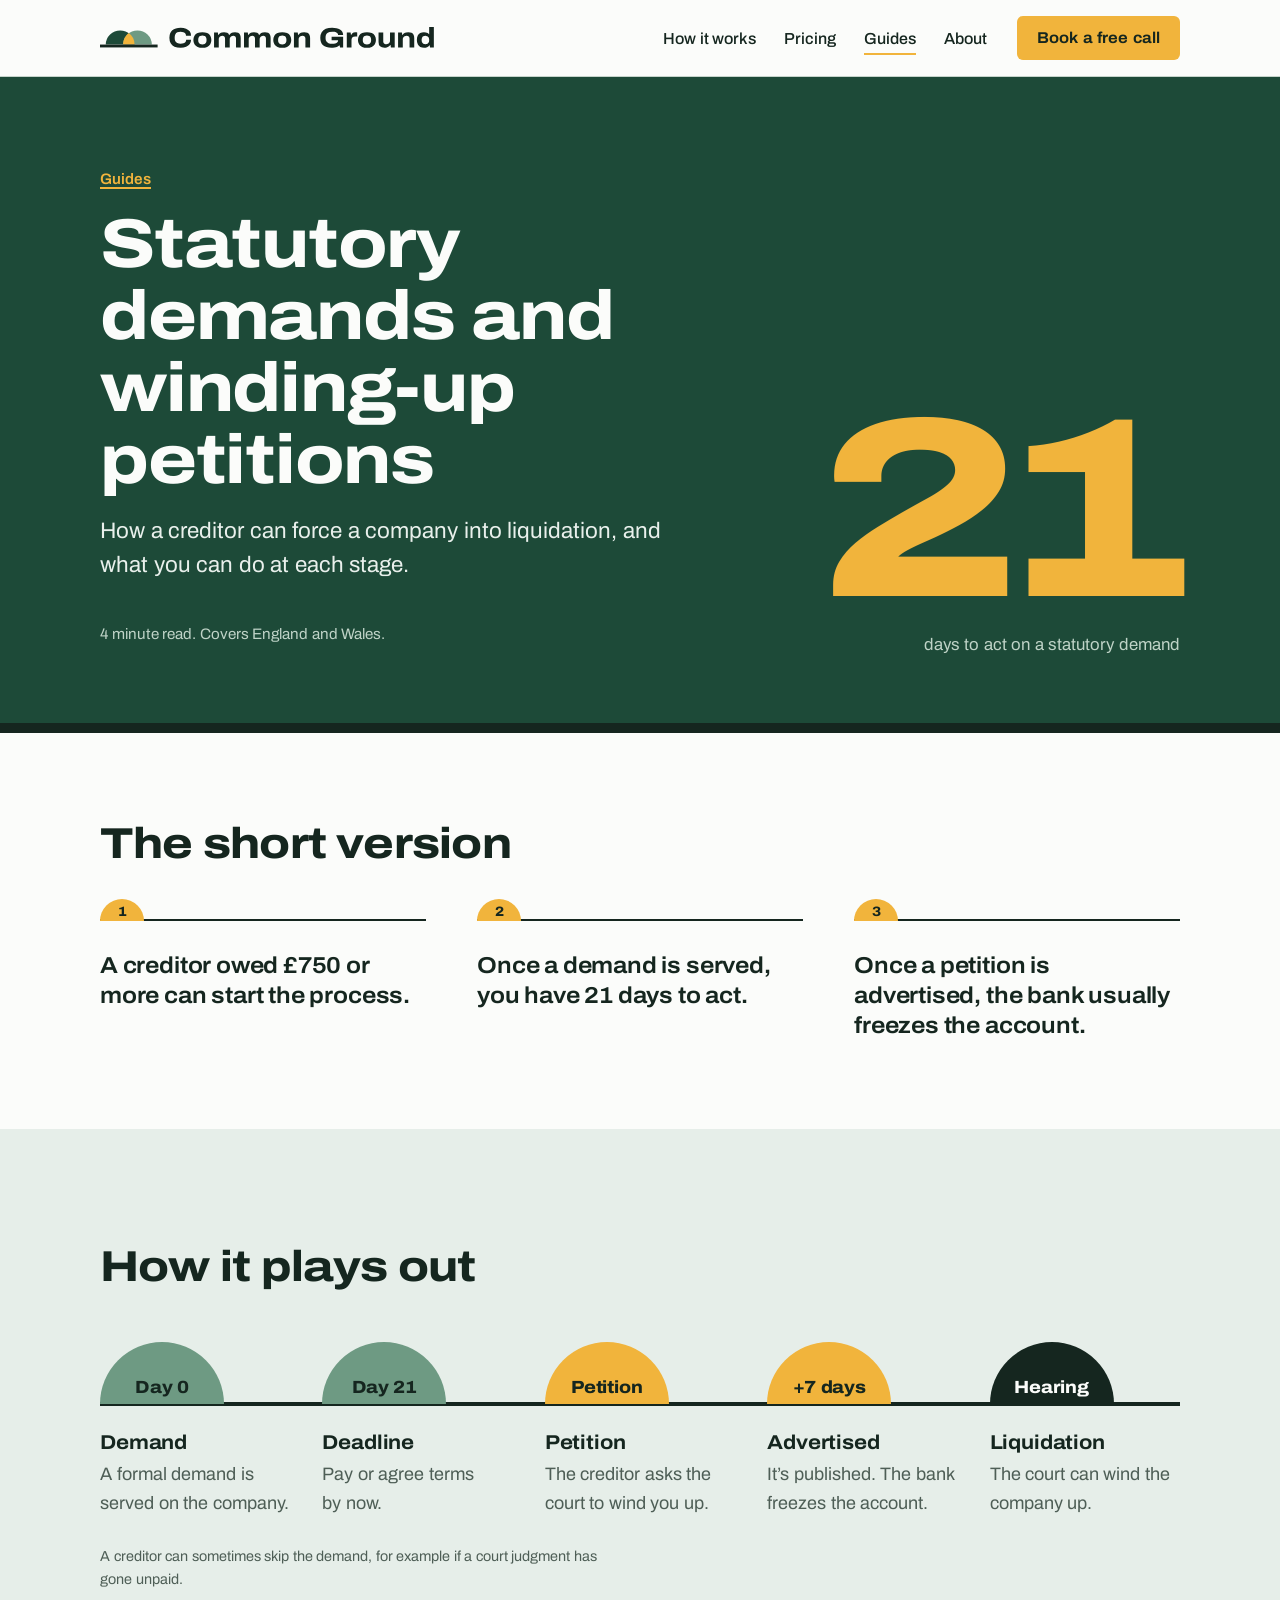
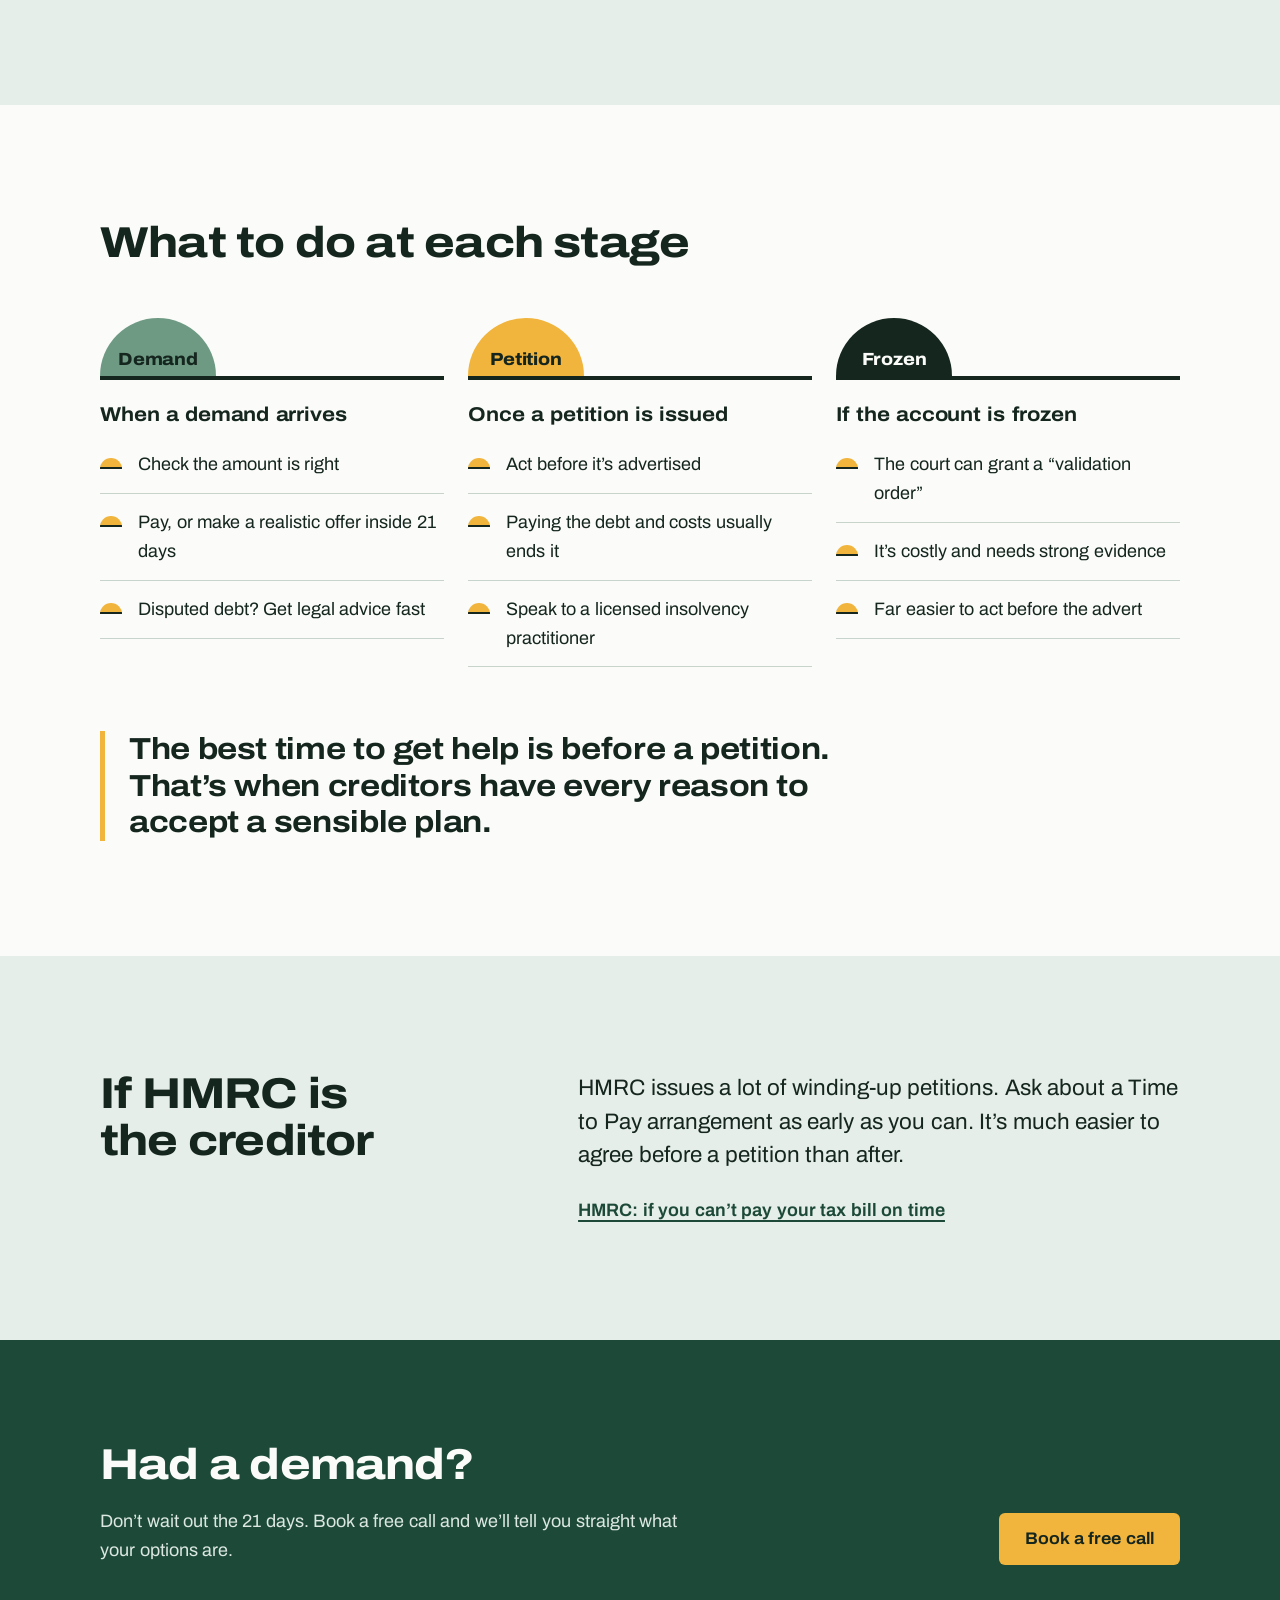
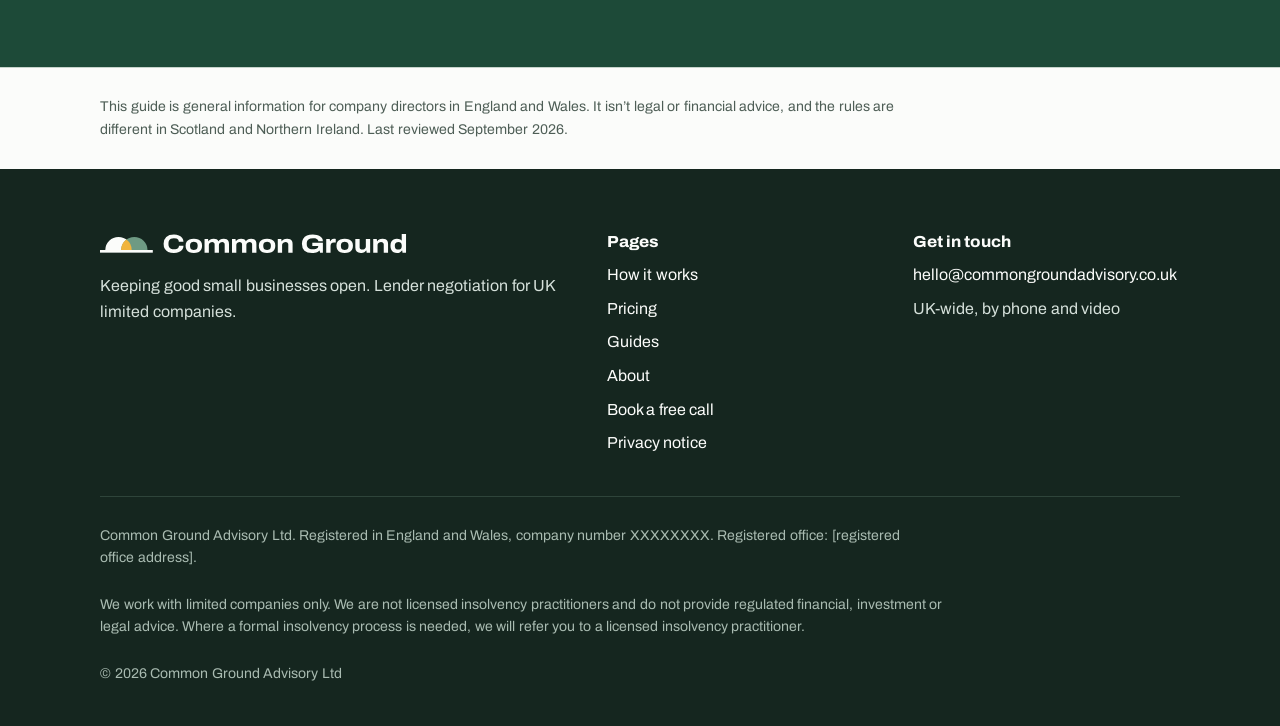
<file: guides/winding-up-petitions.html>
<!doctype html>
<html lang="en-GB" class="no-js">
<head>
<meta charset="utf-8">
<meta name="viewport" content="width=device-width, initial-scale=1">
<title>Statutory demands and winding-up petitions | Common Ground Advisory</title>
<meta name="description" content="How a creditor can force a company into liquidation, how long each stage takes, and what directors can do at each one.">
<link rel="canonical" href="https://www.commongroundadvisory.co.uk/guides/winding-up-petitions">
<meta property="og:type" content="website">
<meta property="og:site_name" content="Common Ground Advisory">
<meta property="og:title" content="Statutory demands and winding-up petitions | Common Ground Advisory">
<meta property="og:description" content="How a creditor can force a company into liquidation, how long each stage takes, and what directors can do at each one.">
<meta property="og:url" content="https://www.commongroundadvisory.co.uk/guides/winding-up-petitions">
<meta property="og:image" content="https://www.commongroundadvisory.co.uk/assets/img/og-image.png">
<meta property="og:image:width" content="1200">
<meta property="og:image:height" content="630">
<meta property="og:locale" content="en_GB">
<meta name="twitter:card" content="summary_large_image">
<meta name="theme-color" content="#1D4A38">
<link rel="icon" href="/favicon.svg" type="image/svg+xml">
<link rel="icon" href="/favicon-32.png" sizes="32x32" type="image/png">
<link rel="apple-touch-icon" href="/apple-touch-icon.png">
<link rel="preload" href="/assets/fonts/archivo-variable.woff2" as="font" type="font/woff2" crossorigin>
<link rel="stylesheet" href="/assets/css/site.css?v=9621d015">
<script src="/assets/js/site.js?v=9621d015" defer></script>
</head>
<body>
<a class="skip" href="#main">Skip to content</a>
<header class="site-header">
  <div class="wrap">
    <a class="brand" href="/" aria-label="Common Ground Advisory, home">
      <img src="/assets/img/logo-inline.svg" alt="Common Ground Advisory" width="336" height="24">
    </a>
    <button class="menu-toggle" type="button" aria-expanded="false" aria-controls="site-nav"><svg viewBox="0 0 18 18" aria-hidden="true" focusable="false"><path d="M1 4h16M1 9h16M1 14h16" stroke="currentColor" stroke-width="2"/></svg>Menu</button>
    <nav class="nav" id="site-nav" aria-label="Main">
      <ul>
          <li><a href="/how-it-works">How it works</a></li>
          <li><a href="/pricing">Pricing</a></li>
          <li><a href="/guides" aria-current="page">Guides</a></li>
          <li><a href="/about">About</a></li>
      </ul>
      <a class="btn btn-primary" href="/contact">Book a free call</a>
    </nav>
  </div>
</header>
<main id="main">

<section class="ghero on-forest">
  <div class="wrap">
    <div class="ghero-copy">
      <p class="crumb"><a href="/guides">Guides</a></p>
      <h1>Statutory demands and <span class="nowrap">winding-up</span> petitions</h1>
      <p class="lead">How a creditor can force a company into liquidation, and what you can do at each stage.</p>
      <p class="guide-meta">4 minute read. Covers England and Wales.</p>
    </div>
    <div class="ghero-art"><div class="big-num" aria-hidden="true"><span>21</span><small>days to act on a statutory demand</small></div></div>
  </div>
</section>
<div class="ground" role="presentation"></div>

<section class="band band-tight">
  <div class="wrap">
    <h2 class="section-title">The short version</h2>
    <ol class="short"><li>A creditor owed &pound;750 or more can start the process.</li><li>Once a demand is served, you have 21 days to act.</li><li>Once a petition is advertised, the bank usually freezes the account.</li></ol>
  </div>
</section>

<section class="band band-sage">
  <div class="wrap">
    <h2 class="section-title">How it plays out</h2>
    <ol class="costline" style="--n: 5">
      <li><span class="bump bump-free bump-sm">Day 0</span><h3>Demand</h3><p>A formal demand is served on the company.</p></li>
      <li><span class="bump bump-free bump-sm">Day 21</span><h3>Deadline</h3><p>Pay or agree terms by now.</p></li>
      <li><span class="bump bump-review bump-sm">Petition</span><h3>Petition</h3><p>The creditor asks the court to wind you up.</p></li>
      <li><span class="bump bump-review bump-sm">+7 days</span><h3>Advertised</h3><p>It&rsquo;s published. The bank freezes the account.</p></li>
      <li><span class="bump bump-ink bump-sm">Hearing</span><h3>Liquidation</h3><p>The court can wind the company up.</p></li>
    </ol>
    <p class="small muted mt-m measure">A creditor can sometimes skip the demand, for example if a court judgment has gone unpaid.</p>
  </div>
</section>

<section class="band">
  <div class="wrap">
    <h2 class="section-title">What to do at each stage</h2>
    <div class="stages">
      <div class="stage">
        <span class="bump bump-free bump-sm">Demand</span>
        <div class="stage-body">
          <h3>When a demand arrives</h3>
          <ul class="ticks">
            <li>Check the amount is right</li>
            <li>Pay, or make a realistic offer inside 21 days</li>
            <li>Disputed debt? Get legal advice fast</li>
          </ul>
        </div>
      </div>
      <div class="stage">
        <span class="bump bump-review bump-sm">Petition</span>
        <div class="stage-body">
          <h3>Once a petition is issued</h3>
          <ul class="ticks">
            <li>Act before it&rsquo;s advertised</li>
            <li>Paying the debt and costs usually ends it</li>
            <li>Speak to a licensed insolvency practitioner</li>
          </ul>
        </div>
      </div>
      <div class="stage">
        <span class="bump bump-ink bump-sm">Frozen</span>
        <div class="stage-body">
          <h3>If the account is frozen</h3>
          <ul class="ticks">
            <li>The court can grant a &ldquo;validation order&rdquo;</li>
            <li>It&rsquo;s costly and needs strong evidence</li>
            <li>Far easier to act before the advert</li>
          </ul>
        </div>
      </div>
    </div>
    <p class="statement">The best time to get help is before a petition. That&rsquo;s when creditors have every reason to accept a sensible plan.</p>
  </div>
</section>

<section class="band band-sage">
  <div class="wrap split">
    <div class="section-head">
      <h2>If HMRC is the creditor</h2>
    </div>
    <div class="g-body">
      <p class="lead">HMRC issues a lot of winding-up petitions. Ask about a Time to Pay arrangement as early as you can. It&rsquo;s much easier to agree before a petition than after.</p>
      <p><a class="link-strong" href="https://www.gov.uk/difficulties-paying-hmrc" rel="noopener">HMRC: if you can&rsquo;t pay your tax bill on time</a></p>
    </div>
  </div>
</section>

<section class="cta-band on-forest">
  <div class="wrap">
    <div>
      <h2>Had a demand?</h2>
      <p>Don&rsquo;t wait out the 21 days. Book a free call and we&rsquo;ll tell you straight what your options are.</p>
    </div>
    <a class="btn btn-primary" href="/contact">Book a free call</a>
  </div>
</section>
<section class="band-note">
  <div class="wrap"><p>This guide is general information for company directors in England and Wales. It isn&rsquo;t legal or financial advice, and the rules are different in Scotland and Northern Ireland. Last reviewed September 2026.</p></div>
</section>
</main>
<footer class="site-footer">
  <div class="wrap">
    <div class="foot-top">
      <div>
        <img src="/assets/img/logo-inline-reverse.svg" alt="Common Ground Advisory" width="308" height="22">
        <p>Keeping good small businesses open. Lender negotiation for UK limited companies.</p>
      </div>
      <div>
        <h2>Pages</h2>
        <ul>
          <li><a href="/how-it-works">How it works</a></li>
          <li><a href="/pricing">Pricing</a></li>
          <li><a href="/guides">Guides</a></li>
          <li><a href="/about">About</a></li>
          <li><a href="/contact">Book a free call</a></li>
          <li><a href="/privacy">Privacy notice</a></li>
        </ul>
      </div>
      <div>
        <h2>Get in touch</h2>
        <ul>
          <li><a href="mailto:hello@commongroundadvisory.co.uk">hello@<wbr>commongroundadvisory.co.uk</a></li>
          <li>UK-wide, by phone and video</li>
        </ul>
      </div>
    </div>
    <div class="legal">
      <p>Common Ground Advisory Ltd. Registered in England and Wales, company number XXXXXXXX. Registered office: [registered office address].</p>
      <p>We work with limited companies only. We are not licensed insolvency practitioners and do not provide regulated financial, investment or legal advice. Where a formal insolvency process is needed, we will refer you to a licensed insolvency practitioner.</p>
      <p>&copy; 2026 Common Ground Advisory Ltd</p>
    </div>
  </div>
</footer>
</body>
</html>
</file>
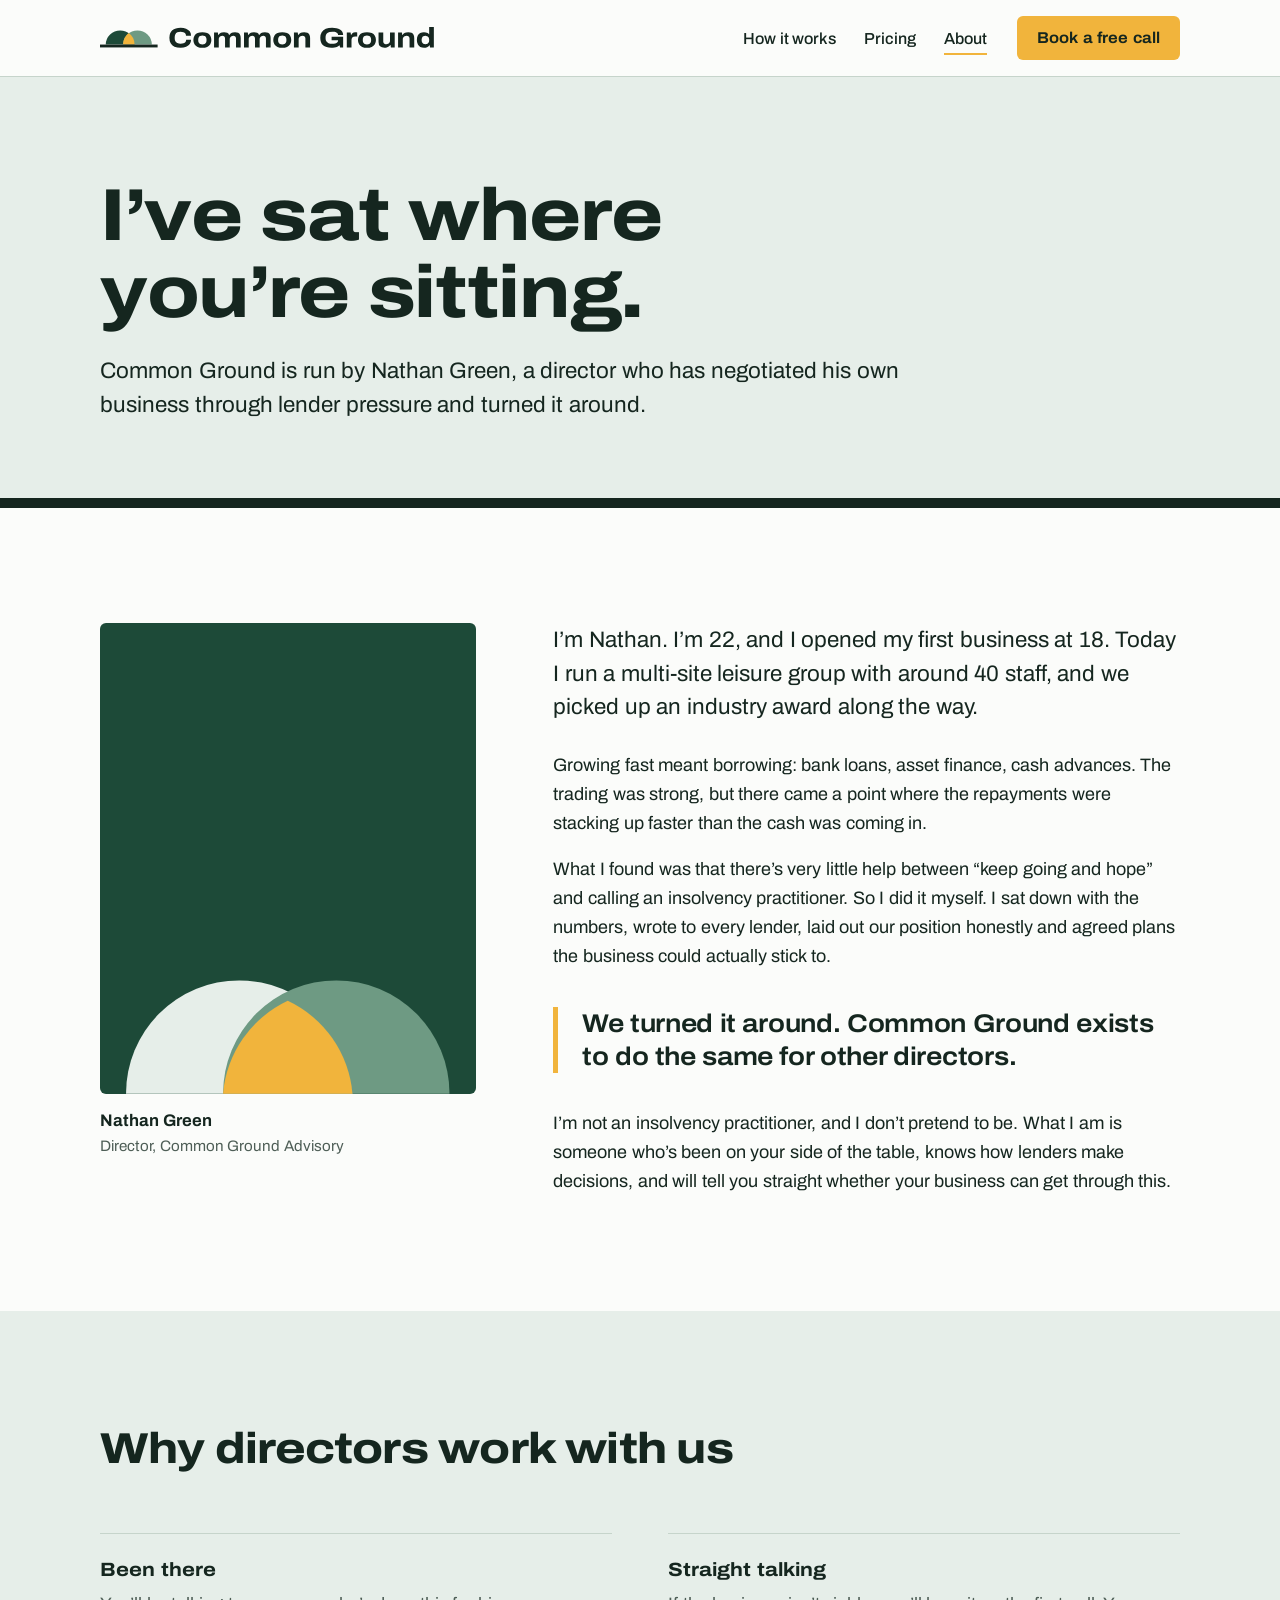
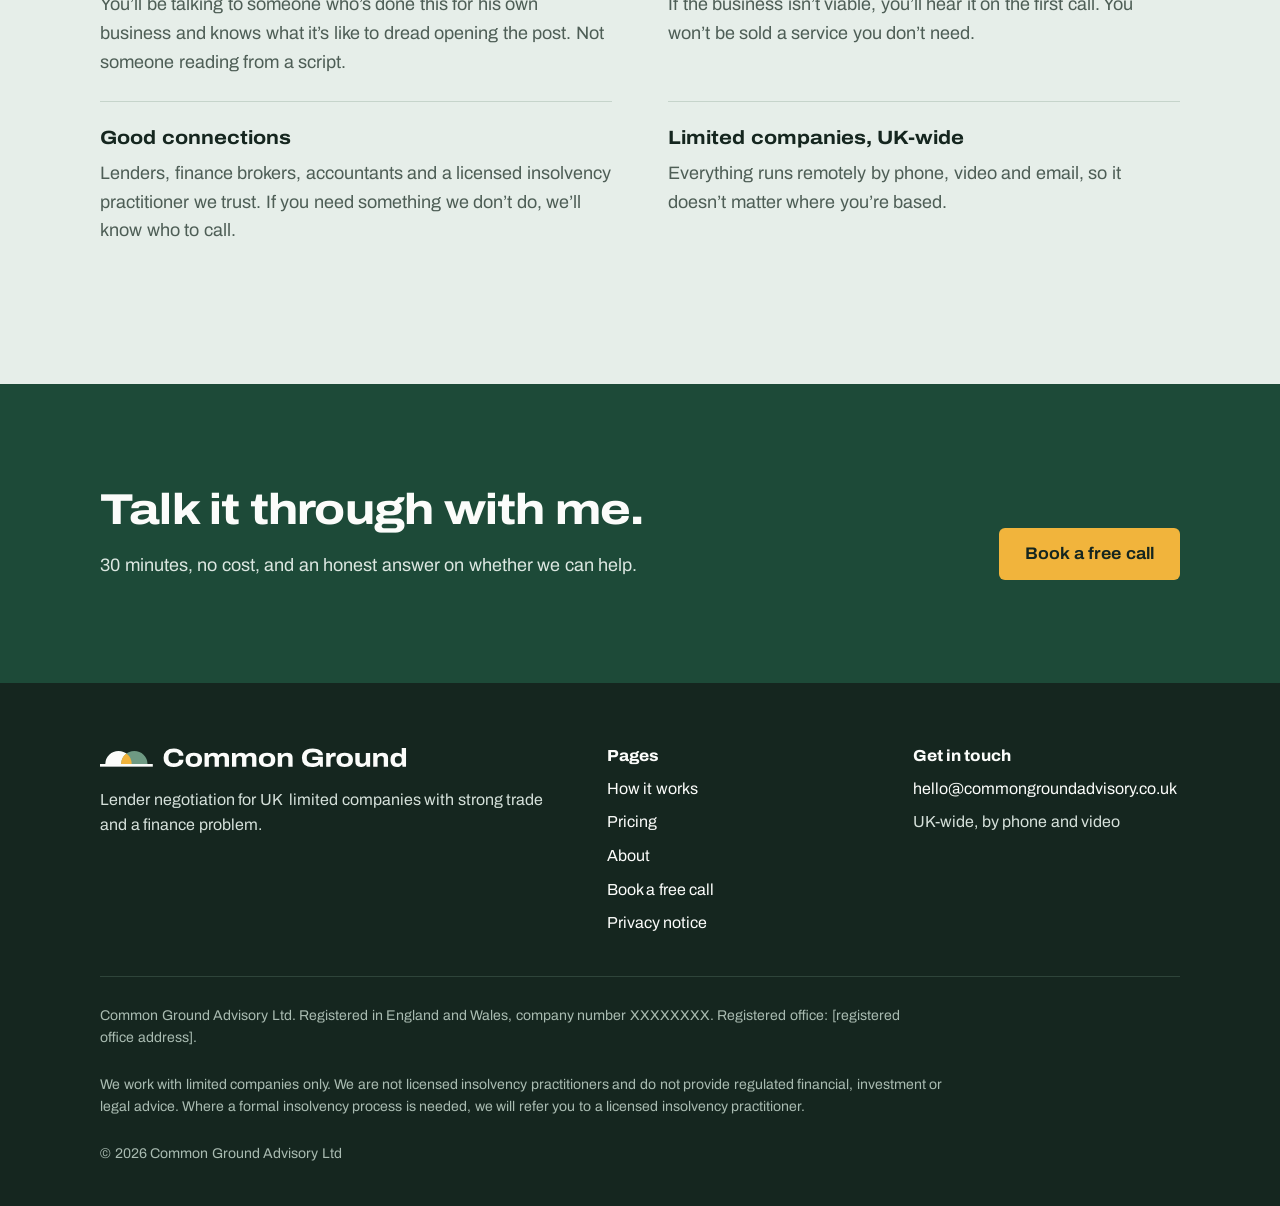
<file: site/about.html>
<!doctype html>
<html lang="en-GB" class="no-js">
<head>
<meta charset="utf-8">
<meta name="viewport" content="width=device-width, initial-scale=1">
<title>About | Common Ground Advisory</title>
<meta name="description" content="Common Ground is run by Nathan Green, a 22-year-old director who negotiated his own multi-site business through lender pressure and turned it around.">
<link rel="canonical" href="https://www.commongroundadvisory.co.uk/about">
<meta property="og:type" content="website">
<meta property="og:site_name" content="Common Ground Advisory">
<meta property="og:title" content="About | Common Ground Advisory">
<meta property="og:description" content="Common Ground is run by Nathan Green, a 22-year-old director who negotiated his own multi-site business through lender pressure and turned it around.">
<meta property="og:url" content="https://www.commongroundadvisory.co.uk/about">
<meta property="og:image" content="https://www.commongroundadvisory.co.uk/assets/img/og-image.png">
<meta property="og:image:width" content="1200">
<meta property="og:image:height" content="630">
<meta property="og:locale" content="en_GB">
<meta name="twitter:card" content="summary_large_image">
<meta name="theme-color" content="#1D4A38">
<link rel="icon" href="/favicon.svg" type="image/svg+xml">
<link rel="icon" href="/favicon-32.png" sizes="32x32" type="image/png">
<link rel="apple-touch-icon" href="/apple-touch-icon.png">
<link rel="preload" href="/assets/fonts/archivo-variable.woff2" as="font" type="font/woff2" crossorigin>
<link rel="stylesheet" href="/assets/css/site.css">
<script src="/assets/js/site.js" defer></script>
</head>
<body>
<a class="skip" href="#main">Skip to content</a>
<header class="site-header">
  <div class="wrap">
    <a class="brand" href="/" aria-label="Common Ground Advisory, home">
      <img src="/assets/img/logo-inline.svg" alt="Common Ground Advisory" width="336" height="24">
    </a>
    <button class="menu-toggle" type="button" aria-expanded="false" aria-controls="site-nav"><svg viewBox="0 0 18 18" aria-hidden="true" focusable="false"><path d="M1 4h16M1 9h16M1 14h16" stroke="currentColor" stroke-width="2"/></svg>Menu</button>
    <nav class="nav" id="site-nav" aria-label="Main">
      <ul>
          <li><a href="/how-it-works">How it works</a></li>
          <li><a href="/pricing">Pricing</a></li>
          <li><a href="/about" aria-current="page">About</a></li>
      </ul>
      <a class="btn btn-primary" href="/contact">Book a free call</a>
    </nav>
  </div>
</header>
<main id="main">

<section class="page-head">
  <div class="wrap">
    <h1>I&rsquo;ve sat where you&rsquo;re sitting.</h1>
    <p class="lead">Common Ground is run by Nathan Green, a director who has negotiated his own business through lender pressure and turned it around.</p>
  </div>
</section>

<section class="band">
  <div class="wrap person">
    <figure class="portrait">
      <div class="frame">
        <!-- Replace this placeholder with your photo:
             <img src="/assets/img/nathan.jpg" alt="Nathan Green, Director of Common Ground Advisory" width="800" height="1000"> -->
        <svg viewBox="0 0 400 190" xmlns="http://www.w3.org/2000/svg" aria-hidden="true" focusable="false">
  <path d="M0 190A140 140 0 0 1 280 190Z" fill="#E6EEE9"/>
  <path d="M120 190A140 140 0 0 1 400 190Z" fill="#6E9A83"/>
  <path d="M120 190A140 140 0 0 1 200 75.1A140 140 0 0 1 280 190Z" fill="#F1B43C"/>
</svg>
      </div>
      <figcaption><strong>Nathan Green</strong>Director, Common Ground Advisory</figcaption>
    </figure>
    <div class="story">
      <p class="lead">I&rsquo;m Nathan. I&rsquo;m 22, and I opened my first business at 18. Today I run a multi-site leisure group with around 40 staff, and we picked up an industry award along the way.</p>
      <p>Growing fast meant borrowing: bank loans, asset finance, cash advances. The trading was strong, but there came a point where the repayments were stacking up faster than the cash was coming in.</p>
      <p>What I found was that there&rsquo;s very little help between &ldquo;keep going and hope&rdquo; and calling an insolvency practitioner. So I did it myself. I sat down with the numbers, wrote to every lender, laid out our position honestly and agreed plans the business could actually stick to.</p>
      <p class="pull">We turned it around. Common Ground exists to do the same for other directors.</p>
      <p>I&rsquo;m not an insolvency practitioner, and I don&rsquo;t pretend to be. What I am is someone who&rsquo;s been on your side of the table, knows how lenders make decisions, and will tell you straight whether your business can get through this.</p>
    </div>
  </div>
</section>

<section class="band band-sage">
  <div class="wrap">
    <div class="section-head"><h2>Why directors work with us</h2></div>
    <dl class="principles">
      <div><dt>Been there</dt><dd>You&rsquo;ll be talking to someone who&rsquo;s done this for his own business and knows what it&rsquo;s like to dread opening the post. Not someone reading from a script.</dd></div>
      <div><dt>Straight talking</dt><dd>If the business isn&rsquo;t viable, you&rsquo;ll hear it on the first call. You won&rsquo;t be sold a service you don&rsquo;t need.</dd></div>
      <div><dt>Good connections</dt><dd>Lenders, finance brokers, accountants and a licensed insolvency practitioner we trust. If you need something we don&rsquo;t do, we&rsquo;ll know who to call.</dd></div>
      <div><dt>Limited companies, UK-wide</dt><dd>Everything runs remotely by phone, video and email, so it doesn&rsquo;t matter where you&rsquo;re based.</dd></div>
    </dl>
  </div>
</section>

<section class="cta-band on-forest">
  <div class="wrap">
    <div>
      <h2>Talk it through with me.</h2>
      <p>30 minutes, no cost, and an honest answer on whether we can help.</p>
    </div>
    <a class="btn btn-primary" href="/contact">Book a free call</a>
  </div>
</section>
</main>
<footer class="site-footer">
  <div class="wrap">
    <div class="foot-top">
      <div>
        <img src="/assets/img/logo-inline-reverse.svg" alt="Common Ground Advisory" width="308" height="22">
        <p>Lender negotiation for UK&thinsp; limited companies with strong trade and a finance problem.</p>
      </div>
      <div>
        <h2>Pages</h2>
        <ul>
          <li><a href="/how-it-works">How it works</a></li>
          <li><a href="/pricing">Pricing</a></li>
          <li><a href="/about">About</a></li>
          <li><a href="/contact">Book a free call</a></li>
          <li><a href="/privacy">Privacy notice</a></li>
        </ul>
      </div>
      <div>
        <h2>Get in touch</h2>
        <ul>
          <li><a href="mailto:hello@commongroundadvisory.co.uk">hello@<wbr>commongroundadvisory.co.uk</a></li>
          <li>UK-wide, by phone and video</li>
        </ul>
      </div>
    </div>
    <div class="legal">
      <p>Common Ground Advisory Ltd. Registered in England and Wales, company number XXXXXXXX. Registered office: [registered office address].</p>
      <p>We work with limited companies only. We are not licensed insolvency practitioners and do not provide regulated financial, investment or legal advice. Where a formal insolvency process is needed, we will refer you to a licensed insolvency practitioner.</p>
      <p>&copy; 2026 Common Ground Advisory Ltd</p>
    </div>
  </div>
</footer>
</body>
</html>
</file>
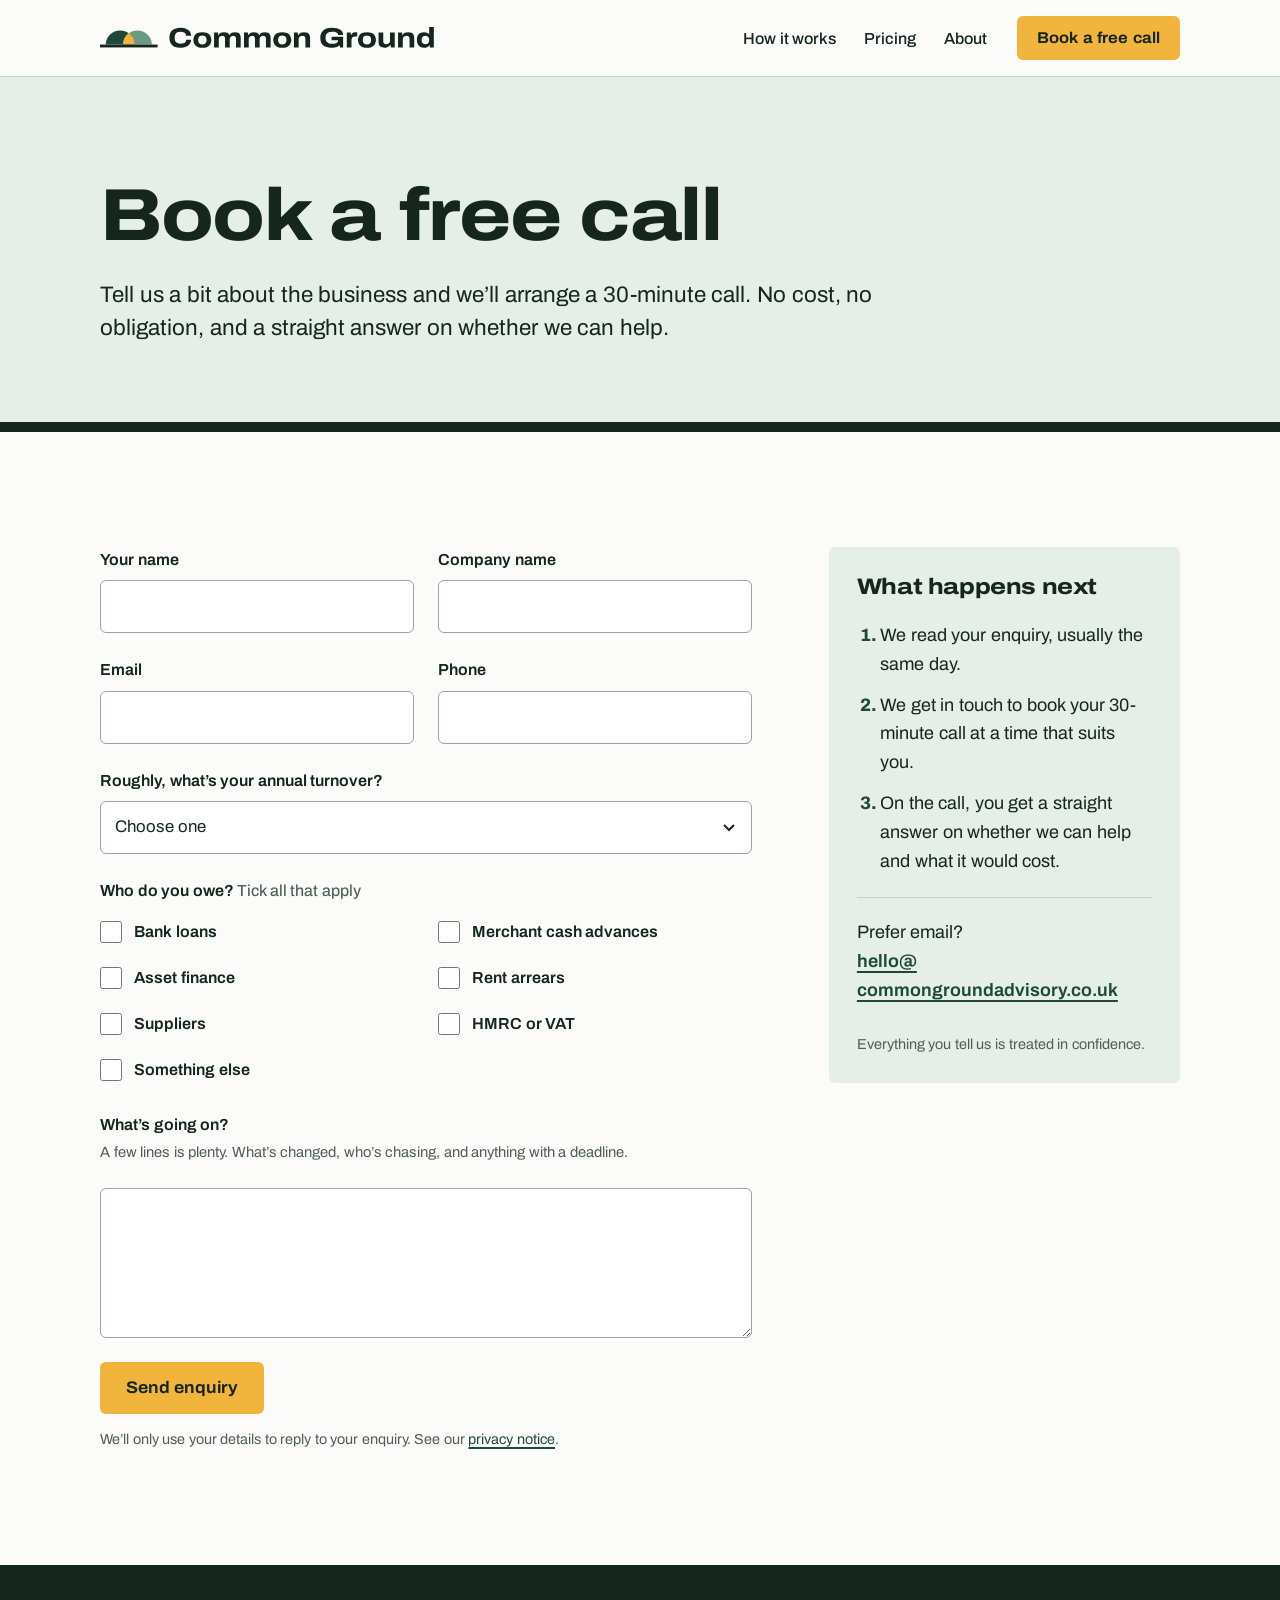
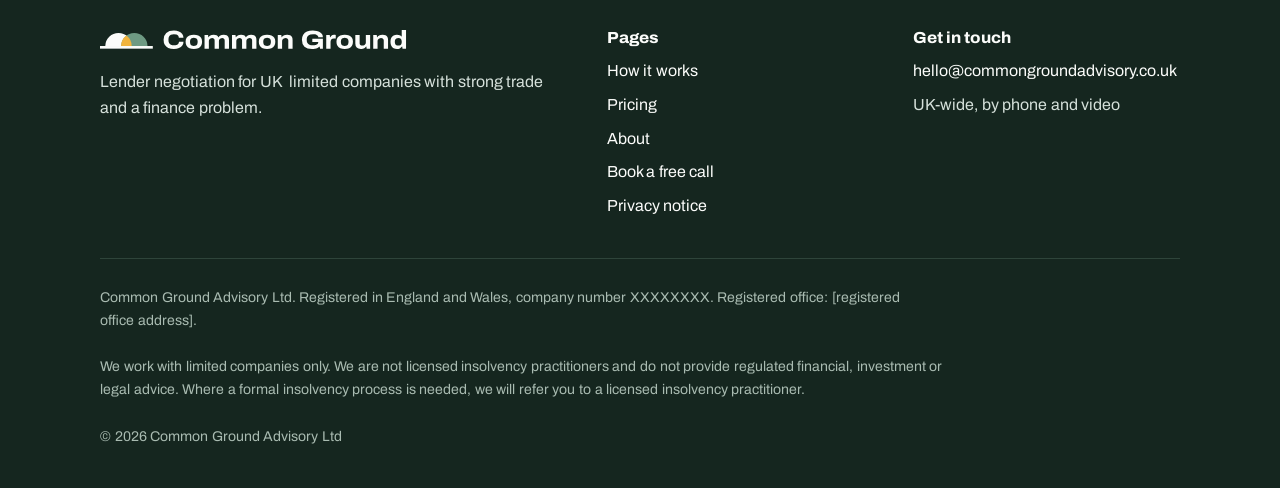
<file: site/contact.html>
<!doctype html>
<html lang="en-GB" class="no-js">
<head>
<meta charset="utf-8">
<meta name="viewport" content="width=device-width, initial-scale=1">
<title>Book a free call | Common Ground Advisory</title>
<meta name="description" content="Tell us a bit about your business and we'll arrange a free 30-minute call, with a straight answer on whether we can help.">
<link rel="canonical" href="https://www.commongroundadvisory.co.uk/contact">
<meta property="og:type" content="website">
<meta property="og:site_name" content="Common Ground Advisory">
<meta property="og:title" content="Book a free call | Common Ground Advisory">
<meta property="og:description" content="Tell us a bit about your business and we'll arrange a free 30-minute call, with a straight answer on whether we can help.">
<meta property="og:url" content="https://www.commongroundadvisory.co.uk/contact">
<meta property="og:image" content="https://www.commongroundadvisory.co.uk/assets/img/og-image.png">
<meta property="og:image:width" content="1200">
<meta property="og:image:height" content="630">
<meta property="og:locale" content="en_GB">
<meta name="twitter:card" content="summary_large_image">
<meta name="theme-color" content="#1D4A38">
<link rel="icon" href="/favicon.svg" type="image/svg+xml">
<link rel="icon" href="/favicon-32.png" sizes="32x32" type="image/png">
<link rel="apple-touch-icon" href="/apple-touch-icon.png">
<link rel="preload" href="/assets/fonts/archivo-variable.woff2" as="font" type="font/woff2" crossorigin>
<link rel="stylesheet" href="/assets/css/site.css">
<script src="/assets/js/site.js" defer></script>
</head>
<body>
<a class="skip" href="#main">Skip to content</a>
<header class="site-header">
  <div class="wrap">
    <a class="brand" href="/" aria-label="Common Ground Advisory, home">
      <img src="/assets/img/logo-inline.svg" alt="Common Ground Advisory" width="336" height="24">
    </a>
    <button class="menu-toggle" type="button" aria-expanded="false" aria-controls="site-nav"><svg viewBox="0 0 18 18" aria-hidden="true" focusable="false"><path d="M1 4h16M1 9h16M1 14h16" stroke="currentColor" stroke-width="2"/></svg>Menu</button>
    <nav class="nav" id="site-nav" aria-label="Main">
      <ul>
          <li><a href="/how-it-works">How it works</a></li>
          <li><a href="/pricing">Pricing</a></li>
          <li><a href="/about">About</a></li>
      </ul>
      <a class="btn btn-primary" href="/contact" aria-current="page">Book a free call</a>
    </nav>
  </div>
</header>
<main id="main">

<section class="page-head">
  <div class="wrap">
    <h1>Book a free call</h1>
    <p class="lead">Tell us a bit about the business and we&rsquo;ll arrange a 30-minute call. No cost, no obligation, and a straight answer on whether we can help.</p>
  </div>
</section>

<section class="band">
  <div class="wrap contact-grid">
    <div>
      <form id="enquiry-form" class="form" action="https://formspree.io/f/YOUR_FORM_ID" method="POST" data-fallback-email="hello@commongroundadvisory.co.uk">
        <input type="hidden" name="_subject" value="New enquiry: Common Ground website">
        <div class="hp" aria-hidden="true"><label>Leave this empty <input type="text" name="_gotcha" tabindex="-1" autocomplete="off"></label></div>

        <div class="row">
          <div class="field">
            <label for="f-name">Your name</label>
            <input id="f-name" name="name" type="text" autocomplete="name" required>
          </div>
          <div class="field">
            <label for="f-company">Company name</label>
            <input id="f-company" name="company" type="text" autocomplete="organization" required>
          </div>
        </div>
        <div class="row">
          <div class="field">
            <label for="f-email">Email</label>
            <input id="f-email" name="email" type="email" autocomplete="email" required>
          </div>
          <div class="field">
            <label for="f-phone">Phone</label>
            <input id="f-phone" name="phone" type="tel" autocomplete="tel" required>
          </div>
        </div>
        <div class="field">
          <label for="f-turnover">Roughly, what&rsquo;s your annual turnover?</label>
          <select id="f-turnover" name="turnover" required>
            <option value="">Choose one</option>
            <option>Under &pound;250k</option>
            <option>&pound;250k to &pound;500k</option>
            <option>&pound;500k to &pound;1m</option>
            <option>&pound;1m to &pound;3m</option>
            <option>Over &pound;3m</option>
          </select>
        </div>
        <fieldset class="field">
          <legend>Who do you owe? <span class="req">Tick all that apply</span></legend>
          <div class="checks">
            <label class="check"><input type="checkbox" name="owed[]" value="Bank loans"> Bank loans</label>
            <label class="check"><input type="checkbox" name="owed[]" value="Merchant cash advances"> Merchant cash advances</label>
            <label class="check"><input type="checkbox" name="owed[]" value="Asset finance"> Asset finance</label>
            <label class="check"><input type="checkbox" name="owed[]" value="Rent arrears"> Rent arrears</label>
            <label class="check"><input type="checkbox" name="owed[]" value="Suppliers"> Suppliers</label>
            <label class="check"><input type="checkbox" name="owed[]" value="HMRC or VAT"> HMRC or VAT</label>
            <label class="check"><input type="checkbox" name="owed[]" value="Something else"> Something else</label>
          </div>
        </fieldset>
        <div class="field">
          <label for="f-message">What&rsquo;s going on?</label>
          <p class="hint" id="f-message-hint">A few lines is plenty. What&rsquo;s changed, who&rsquo;s chasing, and anything with a deadline.</p>
          <textarea id="f-message" name="message" aria-describedby="f-message-hint" required></textarea>
        </div>
        <div class="form-foot">
          <button class="btn btn-primary" type="submit">Send enquiry</button>
          <p class="small muted">We&rsquo;ll only use your details to reply to your enquiry. See our <a href="/privacy">privacy notice</a>.</p>
        </div>
      </form>
      <div id="form-status" class="form-status" role="status" aria-live="polite" tabindex="-1"></div>
    </div>

    <aside class="next-steps" aria-labelledby="next-h">
      <h2 id="next-h">What happens next</h2>
      <ol>
        <li>We read your enquiry, usually the same day.</li>
        <li>We get in touch to book your 30-minute call at a time that suits you.</li>
        <li>On the call, you get a straight answer on whether we can help and what it would cost.</li>
      </ol>
      <div class="contact-line">
        <p>Prefer email?<br><a class="link-strong email" href="mailto:hello@commongroundadvisory.co.uk">hello@<wbr>commongroundadvisory.co.uk</a></p>
        <p class="small muted mt-m">Everything you tell us is treated in confidence.</p>
      </div>
    </aside>
  </div>
</section>
</main>
<footer class="site-footer">
  <div class="wrap">
    <div class="foot-top">
      <div>
        <img src="/assets/img/logo-inline-reverse.svg" alt="Common Ground Advisory" width="308" height="22">
        <p>Lender negotiation for UK&thinsp; limited companies with strong trade and a finance problem.</p>
      </div>
      <div>
        <h2>Pages</h2>
        <ul>
          <li><a href="/how-it-works">How it works</a></li>
          <li><a href="/pricing">Pricing</a></li>
          <li><a href="/about">About</a></li>
          <li><a href="/contact">Book a free call</a></li>
          <li><a href="/privacy">Privacy notice</a></li>
        </ul>
      </div>
      <div>
        <h2>Get in touch</h2>
        <ul>
          <li><a href="mailto:hello@commongroundadvisory.co.uk">hello@<wbr>commongroundadvisory.co.uk</a></li>
          <li>UK-wide, by phone and video</li>
        </ul>
      </div>
    </div>
    <div class="legal">
      <p>Common Ground Advisory Ltd. Registered in England and Wales, company number XXXXXXXX. Registered office: [registered office address].</p>
      <p>We work with limited companies only. We are not licensed insolvency practitioners and do not provide regulated financial, investment or legal advice. Where a formal insolvency process is needed, we will refer you to a licensed insolvency practitioner.</p>
      <p>&copy; 2026 Common Ground Advisory Ltd</p>
    </div>
  </div>
</footer>
</body>
</html>
</file>
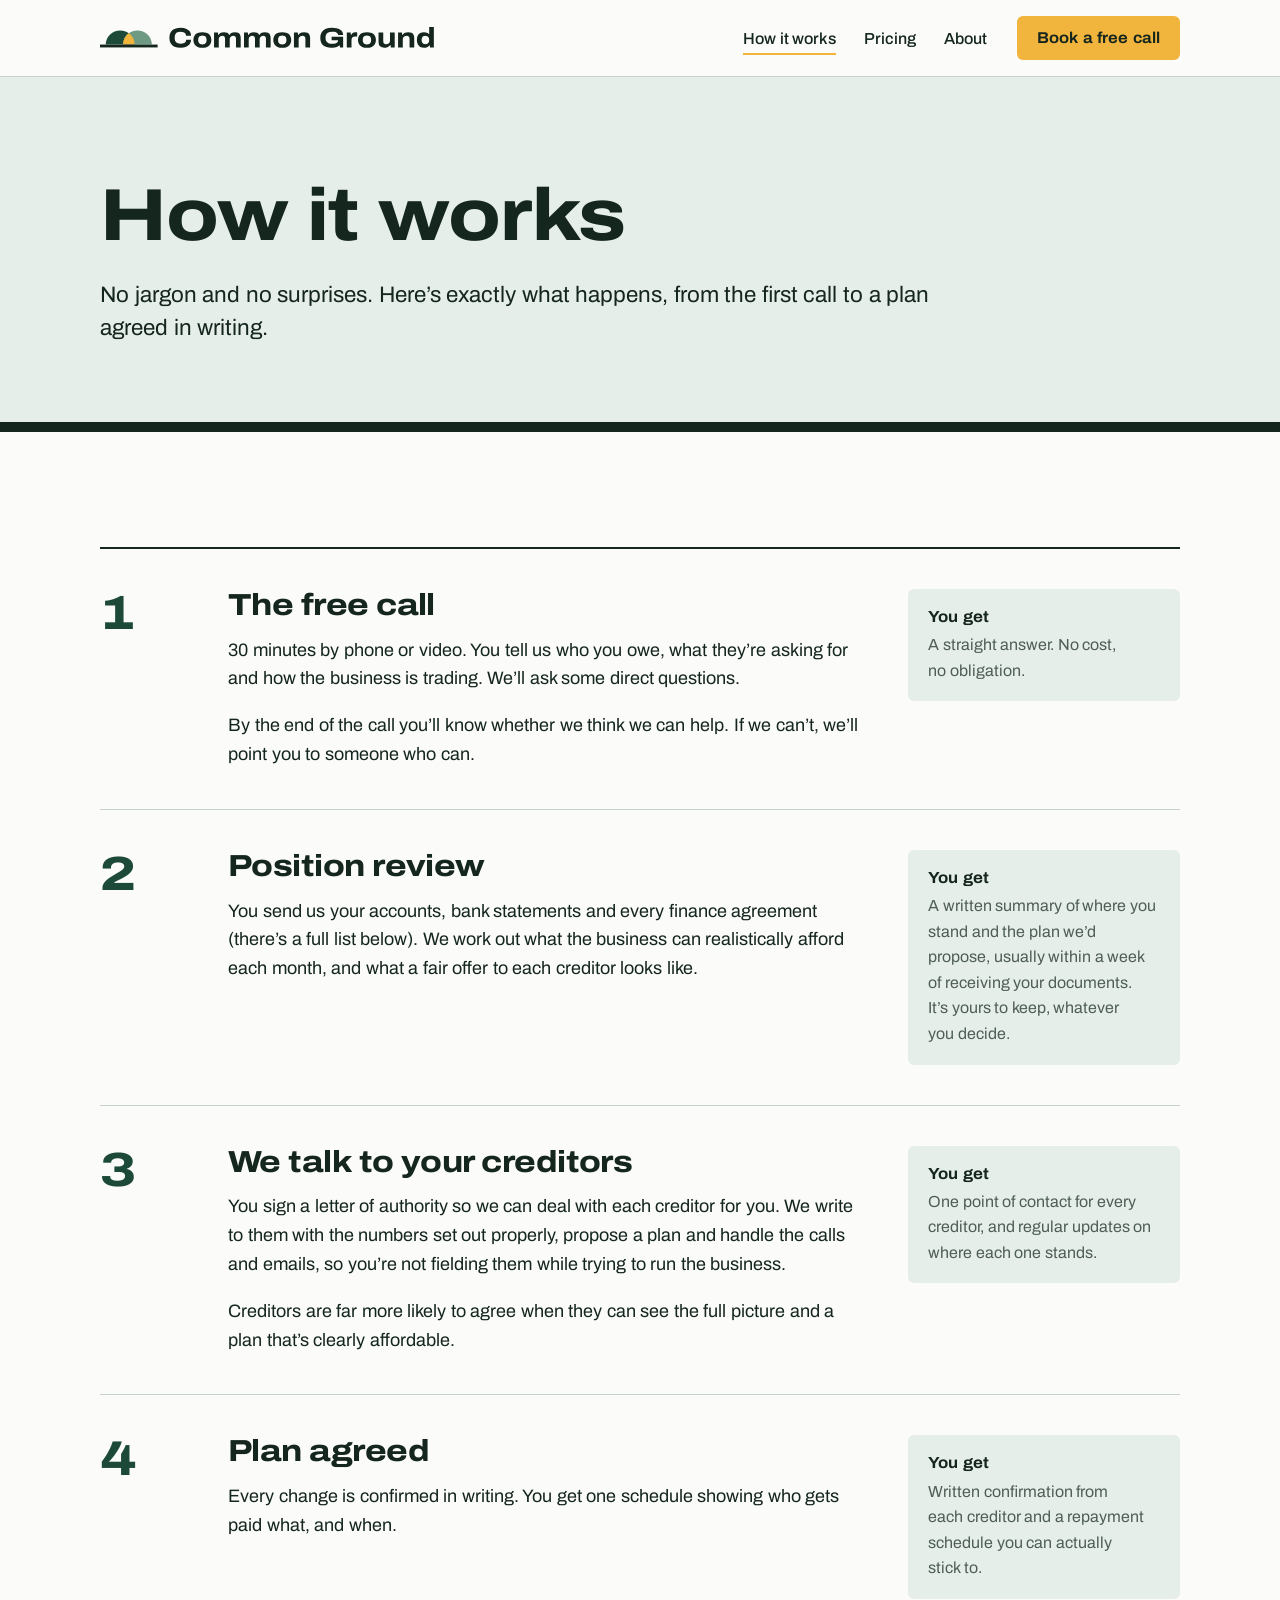
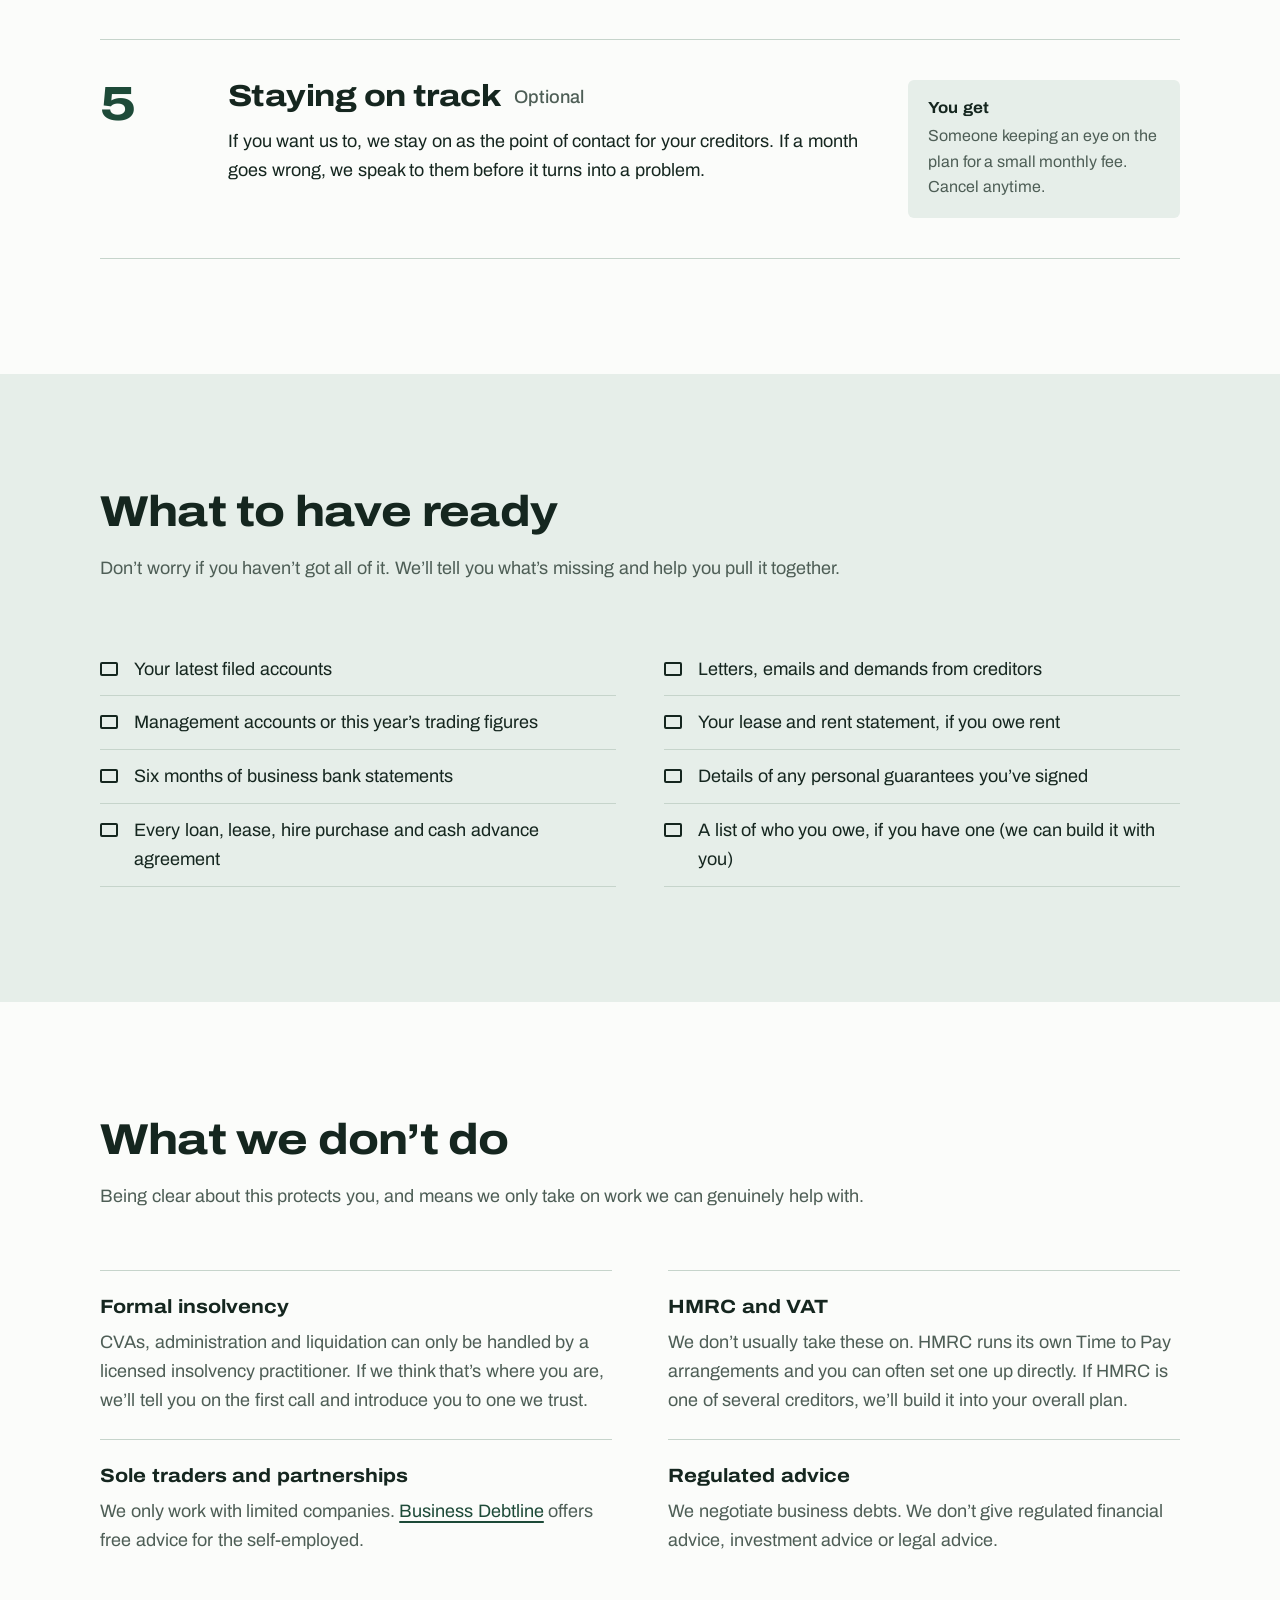
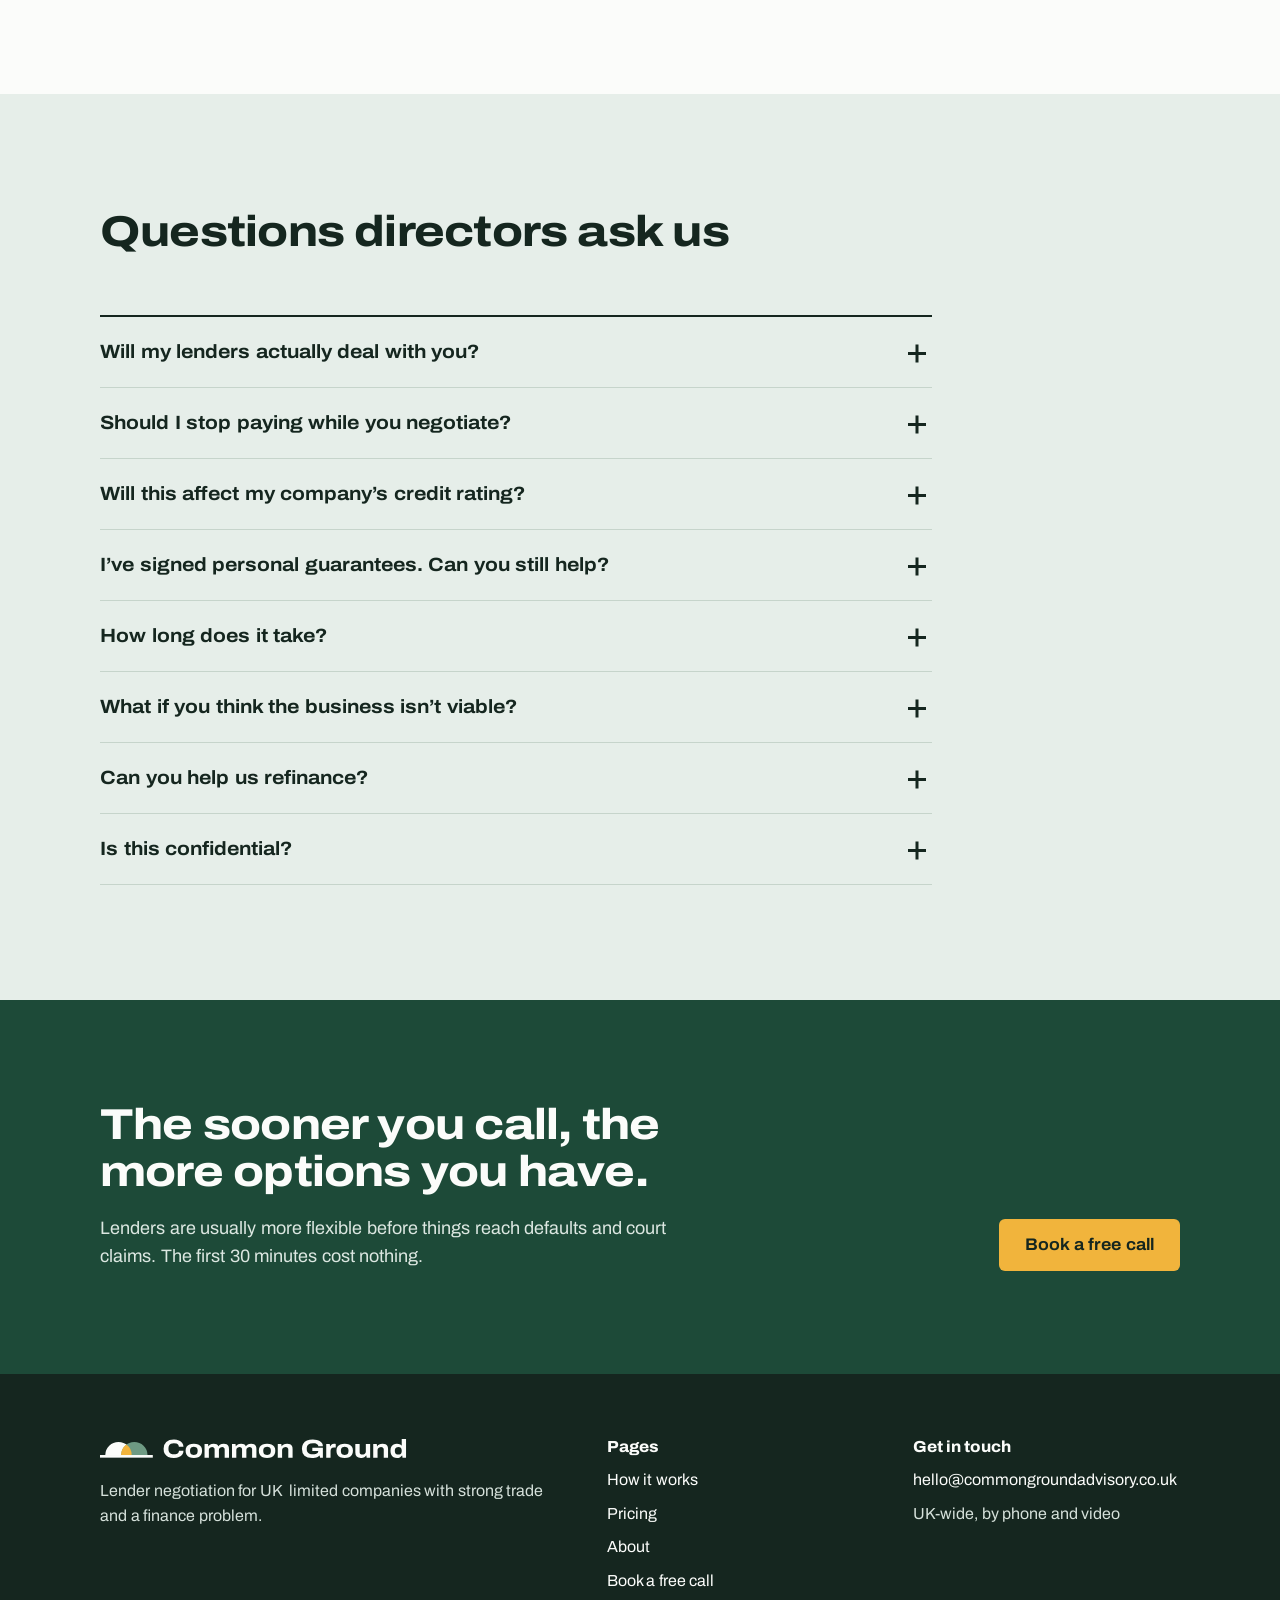
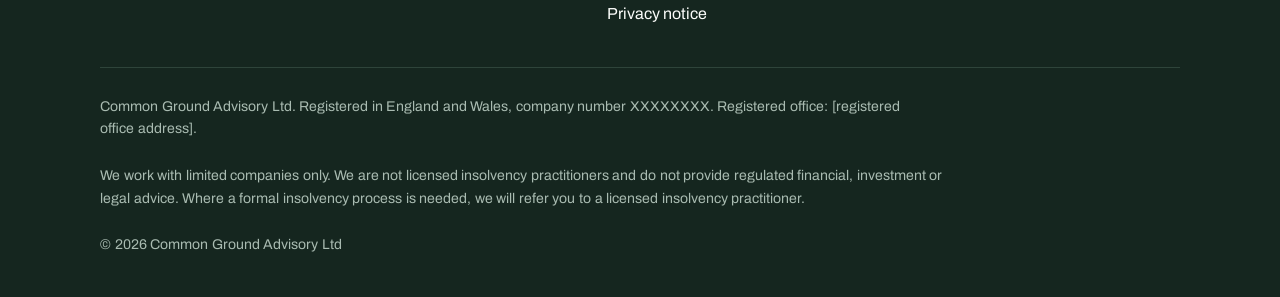
<file: site/how-it-works.html>
<!doctype html>
<html lang="en-GB" class="no-js">
<head>
<meta charset="utf-8">
<meta name="viewport" content="width=device-width, initial-scale=1">
<title>How it works | Common Ground Advisory</title>
<meta name="description" content="From a free 30-minute call to a repayment plan agreed in writing. Here's exactly how we negotiate with your lenders, landlord and suppliers.">
<link rel="canonical" href="https://www.commongroundadvisory.co.uk/how-it-works">
<meta property="og:type" content="website">
<meta property="og:site_name" content="Common Ground Advisory">
<meta property="og:title" content="How it works | Common Ground Advisory">
<meta property="og:description" content="From a free 30-minute call to a repayment plan agreed in writing. Here's exactly how we negotiate with your lenders, landlord and suppliers.">
<meta property="og:url" content="https://www.commongroundadvisory.co.uk/how-it-works">
<meta property="og:image" content="https://www.commongroundadvisory.co.uk/assets/img/og-image.png">
<meta property="og:image:width" content="1200">
<meta property="og:image:height" content="630">
<meta property="og:locale" content="en_GB">
<meta name="twitter:card" content="summary_large_image">
<meta name="theme-color" content="#1D4A38">
<link rel="icon" href="/favicon.svg" type="image/svg+xml">
<link rel="icon" href="/favicon-32.png" sizes="32x32" type="image/png">
<link rel="apple-touch-icon" href="/apple-touch-icon.png">
<link rel="preload" href="/assets/fonts/archivo-variable.woff2" as="font" type="font/woff2" crossorigin>
<link rel="stylesheet" href="/assets/css/site.css">
<script src="/assets/js/site.js" defer></script>
</head>
<body>
<a class="skip" href="#main">Skip to content</a>
<header class="site-header">
  <div class="wrap">
    <a class="brand" href="/" aria-label="Common Ground Advisory, home">
      <img src="/assets/img/logo-inline.svg" alt="Common Ground Advisory" width="336" height="24">
    </a>
    <button class="menu-toggle" type="button" aria-expanded="false" aria-controls="site-nav"><svg viewBox="0 0 18 18" aria-hidden="true" focusable="false"><path d="M1 4h16M1 9h16M1 14h16" stroke="currentColor" stroke-width="2"/></svg>Menu</button>
    <nav class="nav" id="site-nav" aria-label="Main">
      <ul>
          <li><a href="/how-it-works" aria-current="page">How it works</a></li>
          <li><a href="/pricing">Pricing</a></li>
          <li><a href="/about">About</a></li>
      </ul>
      <a class="btn btn-primary" href="/contact">Book a free call</a>
    </nav>
  </div>
</header>
<main id="main">

<section class="page-head">
  <div class="wrap">
    <h1>How it works</h1>
    <p class="lead">No jargon and no surprises. Here&rsquo;s exactly what happens, from the first call to a plan agreed in writing.</p>
  </div>
</section>

<section class="band">
  <div class="wrap">
    <ol class="process">
      <li>
        <div class="body">
          <h2>The free call</h2>
          <p>30 minutes by phone or video. You tell us who you owe, what they&rsquo;re asking for and how the business is trading. We&rsquo;ll ask some direct questions.</p>
          <p>By the end of the call you&rsquo;ll know whether we think we can help. If we can&rsquo;t, we&rsquo;ll point you to someone who can.</p>
        </div>
        <div class="gets"><h3>You get</h3><p>A straight answer. No cost, no obligation.</p></div>
      </li>
      <li>
        <div class="body">
          <h2>Position review</h2>
          <p>You send us your accounts, bank statements and every finance agreement (there&rsquo;s a full list below). We work out what the business can realistically afford each month, and what a fair offer to each creditor looks like.</p>
        </div>
        <div class="gets"><h3>You get</h3><p>A written summary of where you stand and the plan we&rsquo;d propose, usually within a week of receiving your documents. It&rsquo;s yours to keep, whatever you decide.</p></div>
      </li>
      <li>
        <div class="body">
          <h2>We talk to your creditors</h2>
          <p>You sign a letter of authority so we can deal with each creditor for you. We write to them with the numbers set out properly, propose a plan and handle the calls and emails, so you&rsquo;re not fielding them while trying to run the business.</p>
          <p>Creditors are far more likely to agree when they can see the full picture and a plan that&rsquo;s clearly affordable.</p>
        </div>
        <div class="gets"><h3>You get</h3><p>One point of contact for every creditor, and regular updates on where each one stands.</p></div>
      </li>
      <li>
        <div class="body">
          <h2>Plan agreed</h2>
          <p>Every change is confirmed in writing. You get one schedule showing who gets paid what, and when.</p>
        </div>
        <div class="gets"><h3>You get</h3><p>Written confirmation from each creditor and a repayment schedule you can actually stick to.</p></div>
      </li>
      <li>
        <div class="body">
          <h2>Staying on track <span class="optional">Optional</span></h2>
          <p>If you want us to, we stay on as the point of contact for your creditors. If a month goes wrong, we speak to them before it turns into a problem.</p>
        </div>
        <div class="gets"><h3>You get</h3><p>Someone keeping an eye on the plan for a small monthly fee. Cancel anytime.</p></div>
      </li>
    </ol>
  </div>
</section>

<section class="band band-sage">
  <div class="wrap">
    <div class="section-head">
      <h2>What to have ready</h2>
      <p class="muted">Don&rsquo;t worry if you haven&rsquo;t got all of it. We&rsquo;ll tell you what&rsquo;s missing and help you pull it together.</p>
    </div>
    <ul class="checklist">
      <li>Your latest filed accounts</li>
      <li>Management accounts or this year&rsquo;s trading figures</li>
      <li>Six months of business bank statements</li>
      <li>Every loan, lease, hire purchase and cash advance agreement</li>
      <li>Letters, emails and demands from creditors</li>
      <li>Your lease and rent statement, if you owe rent</li>
      <li>Details of any personal guarantees you&rsquo;ve signed</li>
      <li>A list of who you owe, if you have one (we can build it with you)</li>
    </ul>
  </div>
</section>

<section class="band">
  <div class="wrap">
    <div class="section-head">
      <h2>What we don&rsquo;t do</h2>
      <p class="muted">Being clear about this protects you, and means we only take on work we can genuinely help with.</p>
    </div>
    <dl class="principles">
      <div><dt>Formal insolvency</dt><dd>CVAs, administration and liquidation can only be handled by a licensed insolvency practitioner. If we think that&rsquo;s where you are, we&rsquo;ll tell you on the first call and introduce you to one we trust.</dd></div>
      <div><dt>HMRC and VAT</dt><dd>We don&rsquo;t usually take these on. HMRC runs its own Time to Pay arrangements and you can often set one up directly. If HMRC is one of several creditors, we&rsquo;ll build it into your overall plan.</dd></div>
      <div><dt>Sole traders and partnerships</dt><dd>We only work with limited companies. <a href="https://businessdebtline.org" rel="noopener">Business Debtline</a> offers free advice for the self-employed.</dd></div>
      <div><dt>Regulated advice</dt><dd>We negotiate business debts. We don&rsquo;t give regulated financial advice, investment advice or legal advice.</dd></div>
    </dl>
  </div>
</section>

<section class="band band-sage">
  <div class="wrap">
    <div class="section-head"><h2>Questions directors ask us</h2></div>
    <div class="faq">
      <details>
        <summary>Will my lenders actually deal with you?</summary>
        <div class="answer"><p>Yes, once you&rsquo;ve signed a letter of authority. Most creditors would rather agree a plan that gets them paid than chase a debt through collections or court. A clear, properly evidenced proposal gives them a reason to say yes.</p></div>
      </details>
      <details>
        <summary>Should I stop paying while you negotiate?</summary>
        <div class="answer"><p>Don&rsquo;t stop paying anyone without speaking to us first. If the business genuinely can&rsquo;t keep up with everything, we&rsquo;ll help you work out a sensible approach and put it to your creditors properly, in writing.</p></div>
      </details>
      <details>
        <summary>Will this affect my company&rsquo;s credit rating?</summary>
        <div class="answer"><p>It can, depending on the lender and what&rsquo;s agreed. We&rsquo;ll talk you through the likely impact before anything is signed. In most cases an agreed plan does far less damage than defaults, court judgments or insolvency.</p></div>
      </details>
      <details>
        <summary>I&rsquo;ve signed personal guarantees. Can you still help?</summary>
        <div class="answer"><p>Yes. Plenty of directors have. We factor any guarantees into the negotiations, because you&rsquo;re on the hook too.</p></div>
      </details>
      <details>
        <summary>How long does it take?</summary>
        <div class="answer"><p>The position review is usually done within a week of receiving your documents. Negotiations depend on how many creditors are involved and how quickly they respond, but most take a few weeks.</p></div>
      </details>
      <details>
        <summary>What if you think the business isn&rsquo;t viable?</summary>
        <div class="answer"><p>We&rsquo;ll tell you, clearly and early. Stretching out debt for a business that can&rsquo;t recover only makes things worse for you and your creditors. We&rsquo;ll introduce you to a licensed insolvency practitioner so you can get proper advice on your options.</p></div>
      </details>
      <details>
        <summary>Can you help us refinance?</summary>
        <div class="answer"><p>Sometimes the best fix is replacing expensive debt, like stacked cash advances, with a longer-term loan. We work with lenders and brokers we trust and will only suggest it when it genuinely leaves you better off. Any commission is declared upfront and knocked off our fee.</p></div>
      </details>
      <details>
        <summary>Is this confidential?</summary>
        <div class="answer"><p>Yes. We only speak to the creditors you&rsquo;ve authorised us to deal with, and we never share your information with anyone else without your permission.</p></div>
      </details>
    </div>
  </div>
</section>

<section class="cta-band on-forest">
  <div class="wrap">
    <div>
      <h2>The sooner you call, the more options you have.</h2>
      <p>Lenders are usually more flexible before things reach defaults and court claims. The first 30 minutes cost nothing.</p>
    </div>
    <a class="btn btn-primary" href="/contact">Book a free call</a>
  </div>
</section>
</main>
<footer class="site-footer">
  <div class="wrap">
    <div class="foot-top">
      <div>
        <img src="/assets/img/logo-inline-reverse.svg" alt="Common Ground Advisory" width="308" height="22">
        <p>Lender negotiation for UK&thinsp; limited companies with strong trade and a finance problem.</p>
      </div>
      <div>
        <h2>Pages</h2>
        <ul>
          <li><a href="/how-it-works">How it works</a></li>
          <li><a href="/pricing">Pricing</a></li>
          <li><a href="/about">About</a></li>
          <li><a href="/contact">Book a free call</a></li>
          <li><a href="/privacy">Privacy notice</a></li>
        </ul>
      </div>
      <div>
        <h2>Get in touch</h2>
        <ul>
          <li><a href="mailto:hello@commongroundadvisory.co.uk">hello@<wbr>commongroundadvisory.co.uk</a></li>
          <li>UK-wide, by phone and video</li>
        </ul>
      </div>
    </div>
    <div class="legal">
      <p>Common Ground Advisory Ltd. Registered in England and Wales, company number XXXXXXXX. Registered office: [registered office address].</p>
      <p>We work with limited companies only. We are not licensed insolvency practitioners and do not provide regulated financial, investment or legal advice. Where a formal insolvency process is needed, we will refer you to a licensed insolvency practitioner.</p>
      <p>&copy; 2026 Common Ground Advisory Ltd</p>
    </div>
  </div>
</footer>
</body>
</html>
</file>
<file: assets/css/site.css>
/* Common Ground Advisory
   Colours, type and layout for the whole site. */

@font-face {
  font-family: "Archivo";
  src: url("/assets/fonts/archivo-variable.woff2") format("woff2-variations"),
       url("/assets/fonts/archivo-variable.woff2") format("woff2");
  font-weight: 100 900;
  font-stretch: 62% 125%;
  font-style: normal;
  font-display: swap;
}

:root {
  --ink: #15261F;
  --forest: #1D4A38;
  --forest-deep: #173D2E;
  --moss: #6E9A83;
  --sage: #E6EEE9;
  --paper: #FBFCFA;
  --marigold: #F1B43C;
  --marigold-deep: #DE9F22;
  --muted: #4E5E56;
  --rule: #C6D4CB;
  --on-forest-muted: #BFD3C7;

  --wrap: 1160px;
  --gutter: clamp(20px, 4vw, 40px);
  --band: clamp(64px, 9vw, 120px);
  --radius: 6px;

  --display: "Archivo", "Helvetica Neue", Arial, sans-serif;
  --text: "Archivo", "Helvetica Neue", Arial, sans-serif;
}

*, *::before, *::after { box-sizing: border-box; }
html { -webkit-text-size-adjust: 100%; text-size-adjust: 100%; }
body {
  margin: 0;
  background: var(--paper);
  color: var(--ink);
  font-family: var(--text);
  font-size: 1.125rem;
  line-height: 1.6;
  font-stretch: 100%;
  font-weight: 400;
  word-spacing: 0.03em;
  -webkit-font-smoothing: antialiased;
  text-rendering: optimizeLegibility;
}
img, svg { display: block; max-width: 100%; }

/* ---------- Type ---------- */
h1, h2, h3, h4 {
  word-spacing: 0;
  font-family: var(--display);
  font-stretch: 116%;
  font-weight: 760;
  line-height: 1.04;
  letter-spacing: -0.018em;
  margin: 0;
  text-wrap: balance;
}
h1 { font-size: clamp(2.5rem, 5.8vw, 4.6rem); }
h2 { font-size: clamp(1.85rem, 3.4vw, 2.7rem); line-height: 1.08; }
h3 { font-size: 1.25rem; font-stretch: 110%; font-weight: 700; line-height: 1.2; letter-spacing: -0.008em; word-spacing: 0.08em; }
p { margin: 0 0 1em; text-wrap: pretty; }
p:last-child { margin-bottom: 0; }
.lead { font-size: clamp(1.2rem, 1.8vw, 1.4rem); line-height: 1.5; max-width: 38em; }
.small { font-size: 0.9rem; line-height: 1.55; }
.muted { color: var(--muted); }
.measure { max-width: 40em; }

a { color: var(--forest); text-decoration-thickness: 1.5px; text-underline-offset: 0.2em; }
a:hover { color: var(--ink); text-decoration-thickness: 2.5px; }
:focus-visible { outline: 3px solid var(--marigold); outline-offset: 3px; border-radius: 2px; }

strong { font-weight: 680; }

.skip {
  position: absolute; left: 12px; top: -60px; z-index: 50;
  background: var(--ink); color: var(--paper); padding: 10px 16px; border-radius: var(--radius);
}
.skip:focus { top: 12px; }

.wrap { max-width: var(--wrap); margin-inline: auto; padding-inline: var(--gutter); }

/* ---------- Buttons ---------- */
.btn {
  display: inline-flex; align-items: center; justify-content: center;
  min-height: 52px; padding: 12px 24px;
  font: inherit; font-weight: 660; font-stretch: 106%; font-size: 1.05rem; line-height: 1.2;
  text-decoration: none; border-radius: var(--radius); border: 2px solid transparent;
  cursor: pointer; transition: background-color .15s ease, color .15s ease, border-color .15s ease;
}
.btn-primary { background: var(--marigold); color: var(--ink); }
.btn-primary:hover { background: var(--marigold-deep); color: var(--ink); }
.btn-primary:focus-visible { outline-color: var(--ink); }
.btn-ghost { border-color: currentColor; color: var(--ink); background: transparent; }
.btn-ghost:hover { background: var(--ink); border-color: var(--ink); color: var(--paper); }
.on-forest .btn-ghost { color: var(--paper); }
.on-forest .btn-ghost:hover { background: var(--paper); border-color: var(--paper); color: var(--forest); }
.btn-row { display: flex; flex-wrap: wrap; gap: 12px 16px; align-items: center; }

/* ---------- Header ---------- */
.site-header { background: var(--paper); border-bottom: 1px solid var(--rule); position: relative; z-index: 20; }
.site-header .wrap { display: flex; align-items: center; justify-content: space-between; gap: 24px; min-height: 76px; }
.brand { display: inline-flex; align-items: center; flex-shrink: 0; }
.brand img { height: 24px; width: auto; }
@media (max-width: 480px) { .brand img { height: 16px; } .site-header .wrap { gap: 12px; } }
.nav { display: flex; align-items: center; gap: 30px; }
.nav ul { display: flex; gap: 28px; list-style: none; margin: 0; padding: 0; }
.nav a:not(.btn) {
  color: var(--ink); text-decoration: none; font-weight: 520; font-size: 1rem;
  padding-block: 6px; border-bottom: 2px solid transparent;
}
.nav a:not(.btn):hover { border-bottom-color: var(--ink); }
.nav a[aria-current="page"] { border-bottom-color: var(--marigold); }
.nav .btn { min-height: 44px; padding: 8px 18px; font-size: 0.98rem; }
.menu-toggle {
  display: none; align-items: center; gap: 10px;
  font: inherit; font-weight: 600; font-size: 1rem; color: var(--ink);
  background: none; border: 2px solid var(--ink); border-radius: var(--radius);
  min-height: 44px; padding: 6px 14px; cursor: pointer;
}
.menu-toggle svg { width: 18px; height: 18px; flex: none; max-width: none; }

@media (max-width: 1080px) {
  .menu-toggle { display: inline-flex; }
  .nav {
    display: none; position: absolute; left: 0; right: 0; top: 100%;
    background: var(--paper); border-bottom: 1px solid var(--rule);
    flex-direction: column; align-items: stretch; gap: 0; padding: 8px var(--gutter) 24px;
  }
  .nav.is-open { display: flex; }
  .nav ul { flex-direction: column; gap: 0; }
  .nav li a:not(.btn) { display: block; padding: 14px 0; border-bottom: 1px solid var(--rule); font-size: 1.1rem; }
  .nav li a[aria-current="page"] { border-bottom-color: var(--rule); box-shadow: inset 4px 0 0 var(--marigold); padding-left: 14px; }
  .nav .btn { margin-top: 18px; min-height: 52px; }
}
.no-js .nav { display: flex; position: static; }

/* ---------- Bands ---------- */
.band { padding-block: var(--band); }
.band-sage { background: var(--sage); }
.band-forest { background: var(--forest); color: var(--paper); }
.band-forest a:not(.btn) { color: var(--paper); }
.band-forest .muted { color: var(--on-forest-muted); }

.section-head { display: grid; gap: 18px; margin-bottom: clamp(36px, 5vw, 60px); max-width: 44em; }

/* ---------- Home hero ---------- */
.hero { background: var(--forest); color: var(--paper); overflow: hidden; position: relative; }
.hero .wrap {
  display: grid; grid-template-columns: minmax(0, 1.25fr) minmax(0, 0.75fr);
  column-gap: 32px; align-items: end;
  padding-top: clamp(56px, 8vw, 104px);
}
.hero h1 { grid-column: 1 / -1; font-size: clamp(2.5rem, 6vw, 5.2rem); }
.hero h1 span { display: block; }
.hero-copy { padding-bottom: clamp(56px, 7vw, 96px); }
.hero .lead { margin-top: 30px; color: #E9F0EC; }
.hero .btn-row { margin-top: 36px; }
.hero-note { margin-top: 26px; color: var(--on-forest-muted); font-size: 0.98rem; }

.hero-art { align-self: end; justify-self: end; width: 100%; max-width: 480px; }
.hero-art svg { width: 100%; height: auto; overflow: visible; }
.hero-art path { transform-box: fill-box; }
.ground { height: 10px; background: var(--ink); }

@media (prefers-reduced-motion: no-preference) {
  .hero-art .disc-l { animation: slide-l 1.1s cubic-bezier(.2,.7,.2,1) both .15s; }
  .hero-art .disc-r { animation: slide-r 1.1s cubic-bezier(.2,.7,.2,1) both .15s; }
  .hero-art .lens { animation: lens-in .5s ease-out both 1.1s; }
  @keyframes slide-l { from { transform: translateX(-34%); } to { transform: none; } }
  @keyframes slide-r { from { transform: translateX(34%); } to { transform: none; } }
  @keyframes lens-in { from { opacity: 0; } to { opacity: 1; } }
}

@media (max-width: 860px) {
  .hero .wrap { grid-template-columns: 1fr; gap: 0; }
  .hero .lead { margin-top: 24px; }
  .hero-copy { padding-bottom: 44px; }
  .hero-art { justify-self: center; max-width: 360px; }
}

/* ---------- Inner page header ---------- */
.page-head { background: var(--sage); border-bottom: 10px solid var(--ink); }
.page-head .wrap { padding-block: clamp(56px, 8vw, 100px) clamp(48px, 6vw, 80px); display: grid; gap: 24px; }
.page-head h1 { max-width: 12em; }

/* ---------- Fit lists ---------- */
.fit-grid { display: grid; grid-template-columns: 1fr 1fr; gap: clamp(28px, 5vw, 72px); }
.fit-col h3 { padding-bottom: 14px; border-bottom: 2px solid var(--ink); margin-bottom: 8px; }
.ticks, .crosses { list-style: none; margin: 0; padding: 0; }
.ticks li, .crosses li { position: relative; padding: 14px 0 14px 38px; border-bottom: 1px solid var(--rule); }
.ticks li::before {
  content: ""; position: absolute; left: 0; top: 22px; width: 22px; height: 11px;
  background: var(--marigold); border-radius: 11px 11px 0 0; box-shadow: inset 0 -2px 0 var(--ink);
}
.crosses li { color: var(--muted); }
.crosses li::before {
  content: ""; position: absolute; left: 3px; top: 27px; width: 16px; height: 2px; background: var(--muted);
}
.crosses strong { color: var(--ink); }
@media (max-width: 760px) { .fit-grid { grid-template-columns: 1fr; } }

/* ---------- Debt types ---------- */
.split { display: grid; grid-template-columns: minmax(0, 0.8fr) minmax(0, 1.2fr); gap: clamp(32px, 6vw, 96px); align-items: start; }
.split .section-head { margin-bottom: 0; }
@media (min-width: 901px) { .split > .section-head { position: sticky; top: 32px; } }
@media (max-width: 900px) { .split { grid-template-columns: 1fr; } }

.debts { margin: 0; border-top: 2px solid var(--ink); }
.debts > div { display: grid; grid-template-columns: 13rem 1fr; gap: 8px 32px; padding: 22px 0; border-bottom: 1px solid var(--rule); }
.debts dt { font-weight: 700; font-stretch: 110%; font-size: 1.12rem; line-height: 1.35; }
.debts dd { margin: 0; color: var(--muted); }
@media (max-width: 620px) { .debts > div { grid-template-columns: 1fr; } }

.aside-note { margin-top: 28px; padding: 22px 24px; background: var(--paper); border-left: 5px solid var(--marigold); }
.aside-note h3 { margin-bottom: 8px; font-size: 1.1rem; }

/* ---------- Steps on a ground line ---------- */
.steps {
  list-style: none; margin: 0; padding: 0; counter-reset: step;
  display: grid; grid-template-columns: repeat(var(--n, 4), minmax(0, 1fr)); gap: 32px;
  position: relative;
}
.steps::before { /* the ground line */
  content: ""; position: absolute; left: 0; right: 0; top: 44px; height: 4px; background: var(--ink);
}
.steps li { counter-increment: step; position: relative; padding-top: 72px; }
.steps li::before {
  content: counter(step);
  position: absolute; left: 0; top: 0; width: 88px; height: 44px;
  display: grid; place-items: end center; padding-bottom: 2px;
  background: var(--forest); color: var(--paper); border-radius: 44px 44px 0 0;
  font-family: var(--display); font-weight: 780; font-stretch: 118%; font-size: 1.45rem; line-height: 1.4;
  font-variant-numeric: tabular-nums;
}
.steps li:first-child::before { background: var(--marigold); color: var(--ink); }
.steps h3 { margin-bottom: 10px; }
.steps p { color: var(--muted); }
.band-sage .steps p { color: var(--muted); }
@media (max-width: 900px) {
  .steps { grid-template-columns: 1fr; gap: 0; }
  .steps::before { top: 0; bottom: 0; left: 42px; right: auto; width: 4px; height: auto; }
  .steps li { padding: 0 0 36px 116px; min-height: 80px; }
  .steps li:last-child { padding-bottom: 0; }
  .steps li::before { top: 0; }
}

/* ---------- Detailed process ---------- */
.process { list-style: none; margin: 0; padding: 0; counter-reset: step; border-top: 2px solid var(--ink); }
.process > li {
  counter-increment: step; display: grid; grid-template-columns: 5.5rem minmax(0, 1fr) minmax(0, 17rem);
  gap: 16px 40px; padding: 40px 0; border-bottom: 1px solid var(--rule);
}
.process > li::before {
  content: counter(step);
  font-family: var(--display); font-weight: 780; font-stretch: 120%; font-size: 3rem; line-height: 1;
  color: var(--forest); font-variant-numeric: tabular-nums;
}
.process h2 { font-size: clamp(1.5rem, 2.4vw, 1.9rem); margin-bottom: 14px; }
.process .body p { max-width: 36em; }
.process .gets { align-self: start; background: var(--sage); padding: 18px 20px; border-radius: var(--radius); font-size: 1rem; }
.process .gets h3 { font-size: 1rem; font-stretch: 105%; margin-bottom: 6px; }
.process .gets p { color: var(--muted); }
.process .optional { font-weight: 500; font-stretch: 100%; font-size: 0.6em; color: var(--muted); letter-spacing: 0; vertical-align: middle; margin-left: 6px; }
@media (max-width: 900px) {
  .process > li { grid-template-columns: 3.5rem minmax(0, 1fr); }
  .process > li::before { font-size: 2.2rem; }
  .process .gets { grid-column: 2; }
}
@media (max-width: 600px) {
  .process > li { grid-template-columns: 1fr; gap: 12px; padding: 32px 0; }
  .process > li::before { font-size: 2rem; }
  .process .gets { grid-column: 1; }
}

.checklist { columns: 2; column-gap: 48px; list-style: none; padding: 0; margin: 0; }
.checklist li { break-inside: avoid; padding: 12px 0 12px 34px; position: relative; border-bottom: 1px solid var(--rule); }
.checklist li::before {
  content: ""; position: absolute; left: 0; top: 19px; width: 18px; height: 14px;
  border: 2px solid var(--ink); border-radius: 2px;
}
@media (max-width: 700px) { .checklist { columns: 1; } }

/* ---------- Ledger (fees) ---------- */
.ledger { width: 100%; border-collapse: collapse; font-variant-numeric: tabular-nums lining-nums; }
.ledger caption { text-align: left; font-size: 0.95rem; color: var(--muted); caption-side: bottom; padding-top: 16px; }
.ledger thead th {
  text-align: left; font-weight: 600; font-size: 0.92rem; color: var(--muted);
  padding: 0 0 12px; border-bottom: 3px solid var(--ink);
}
.ledger td, .ledger tbody th { padding: 24px 0; border-bottom: 1px solid var(--rule); vertical-align: top; text-align: left; }
.ledger tbody tr:last-child td, .ledger tbody tr:last-child th { border-bottom: 3px solid var(--ink); }
.ledger tbody th { font-family: var(--display); font-stretch: 112%; font-weight: 720; font-size: 1.2rem; line-height: 1.3; padding-right: 32px; width: 28%; }
.ledger td.desc { color: var(--muted); padding-right: 32px; }
.ledger .amt { text-align: right; white-space: nowrap; font-family: var(--display); font-stretch: 116%; font-weight: 760; font-size: 1.45rem; line-height: 1.2; }
.ledger thead .amt { font-family: var(--text); font-stretch: 100%; font-weight: 600; font-size: 0.92rem; }
.ledger .amt small { display: block; font-family: var(--text); font-stretch: 100%; font-weight: 450; font-size: 0.85rem; color: var(--muted); margin-top: 4px; }
.ledger .from { font-size: 0.9rem; font-weight: 560; font-stretch: 100%; margin-right: 4px; color: var(--muted); }
.ledger.compact tbody th { width: auto; }
.ledger.compact td, .ledger.compact tbody th { padding: 16px 0; }
@media (max-width: 700px) {
  .ledger thead { display: none; }
  .ledger tbody tr { display: grid; grid-template-columns: 1fr auto; gap: 6px 16px; padding: 20px 0; border-bottom: 1px solid var(--rule); }
  .ledger tbody tr:last-child { border-bottom: 3px solid var(--ink); }
  .ledger tbody th, .ledger td { padding: 0; border: 0 !important; width: auto; }
  .ledger td.desc { grid-column: 1 / -1; grid-row: 2; padding-right: 0; }
  .ledger .amt { grid-column: 2; grid-row: 1; }
  .ledger:not(.compact) { border-top: 3px solid var(--ink); }
}

.tiers { display: grid; grid-template-columns: repeat(3, 1fr); border-top: 2px solid var(--ink); }
.tiers > div { padding: 22px 24px 22px 0; border-bottom: 1px solid var(--rule); }
.tiers > div + div { padding-left: 24px; border-left: 1px solid var(--rule); }
.tiers dt { color: var(--muted); font-size: 1rem; }
.tiers dd { margin: 4px 0 0; font-family: var(--display); font-stretch: 116%; font-weight: 760; font-size: 1.7rem; font-variant-numeric: tabular-nums; }
@media (max-width: 620px) {
  .tiers { grid-template-columns: 1fr; }
  .tiers > div + div { padding-left: 0; border-left: 0; }
  .tiers > div { display: flex; justify-content: space-between; align-items: baseline; padding-right: 0; }
}

.principles { display: grid; grid-template-columns: repeat(2, minmax(0, 1fr)); gap: 0 56px; margin: 0; }
.principles > div { padding: 24px 0; border-top: 1px solid var(--rule); }
.principles dt { font-family: var(--display); font-stretch: 112%; font-weight: 720; font-size: 1.2rem; line-height: 1.3; margin-bottom: 8px; }
.principles dd { margin: 0; color: var(--muted); }
@media (max-width: 760px) { .principles { grid-template-columns: 1fr; } }

/* ---------- About ---------- */
.person { display: grid; grid-template-columns: minmax(0, 0.75fr) minmax(0, 1.25fr); gap: clamp(32px, 6vw, 88px); align-items: start; }
.portrait { margin: 0; }
.portrait .frame {
  aspect-ratio: 4 / 5; background: var(--forest); border-radius: var(--radius); overflow: hidden;
  display: grid; place-items: end center; position: relative;
}
.portrait .frame img { width: 100%; height: 100%; object-fit: cover; }
.portrait .frame svg { width: 86%; margin-bottom: 0; }
.portrait figcaption { margin-top: 14px; font-size: 0.95rem; color: var(--muted); }
.portrait figcaption strong { display: block; color: var(--ink); font-size: 1.05rem; }
.story p { max-width: 36em; }
.story .lead { margin-bottom: 1.2em; }
.pull {
  margin: 36px 0; padding: 0 0 0 24px; border-left: 5px solid var(--marigold);
  font-family: var(--display); font-stretch: 110%; font-weight: 640; font-size: clamp(1.3rem, 2.2vw, 1.6rem); line-height: 1.3; letter-spacing: -0.01em;
  max-width: 24em;
}
@media (max-width: 800px) {
  .person { grid-template-columns: 1fr; }
  .portrait { max-width: 340px; }
}

.teaser { display: grid; grid-template-columns: minmax(0, 0.55fr) minmax(0, 1.45fr); gap: clamp(28px, 5vw, 72px); align-items: center; }
.teaser .portrait { max-width: 300px; }
.teaser blockquote { margin: 0 0 24px; }
.teaser blockquote p {
  font-family: var(--display); font-stretch: 108%; font-weight: 560; font-size: clamp(1.25rem, 2vw, 1.55rem); line-height: 1.4; letter-spacing: -0.006em; max-width: 30em;
}
@media (max-width: 760px) { .teaser { grid-template-columns: 1fr; } .teaser .portrait { max-width: 220px; } }

/* ---------- FAQ ---------- */
.faq { border-top: 2px solid var(--ink); max-width: 52rem; }
.faq details { border-bottom: 1px solid var(--rule); }
.faq summary {
  list-style: none; cursor: pointer; padding: 22px 48px 22px 0; position: relative;
  font-family: var(--display); font-stretch: 110%; font-weight: 680; font-size: 1.2rem; line-height: 1.35;
}
.faq summary::-webkit-details-marker { display: none; }
.faq summary::after, .faq summary::before {
  content: ""; position: absolute; right: 6px; top: 50%; width: 18px; height: 3px; background: var(--ink);
  transition: transform .2s ease;
}
.faq summary::before { transform: rotate(90deg); }
.faq details[open] summary::before { transform: rotate(0deg); }
.faq summary:hover { color: var(--forest); }
.faq .answer { padding: 0 0 24px; max-width: 40em; color: var(--muted); }

/* ---------- CTA band ---------- */
.cta-band { background: var(--forest); color: var(--paper); position: relative; overflow: hidden; }
.cta-band .wrap { display: grid; grid-template-columns: minmax(0, 1fr) auto; gap: 32px 64px; align-items: end; padding-block: clamp(64px, 8vw, 104px); }
.cta-band h2 { max-width: 14em; }
.cta-band p { margin-top: 18px; color: #DCE7E1; max-width: 34em; }
@media (max-width: 800px) { .cta-band .wrap { grid-template-columns: 1fr; align-items: start; } }

/* ---------- Contact ---------- */
.contact-grid { display: grid; grid-template-columns: minmax(0, 1.3fr) minmax(0, 0.7fr); gap: clamp(36px, 6vw, 88px); align-items: start; }
@media (max-width: 900px) { .contact-grid { grid-template-columns: 1fr; } }

.form { display: grid; gap: 24px; }
.form .row { display: grid; grid-template-columns: 1fr 1fr; gap: 24px; }
@media (max-width: 620px) { .form .row { grid-template-columns: 1fr; } }
.field { display: grid; gap: 8px; }
.field label, .field legend { font-weight: 620; font-size: 1rem; }
.field .hint { font-size: 0.92rem; color: var(--muted); margin-top: -4px; }
.field .req { color: var(--muted); font-weight: 450; }
input[type="text"], input[type="email"], input[type="tel"], select, textarea {
  width: 100%; font: inherit; font-size: 1.05rem; color: var(--ink);
  background: #fff; border: 1.5px solid #93A89B; border-radius: var(--radius);
  padding: 12px 14px; min-height: 52px;
}
textarea { min-height: 150px; resize: vertical; line-height: 1.5; }
select {
  appearance: none; -webkit-appearance: none;
  background-image: url("data:image/svg+xml,%3Csvg xmlns='http://www.w3.org/2000/svg' viewBox='0 0 12 8'%3E%3Cpath d='M1 1l5 5 5-5' fill='none' stroke='%2315261F' stroke-width='2'/%3E%3C/svg%3E");
  background-repeat: no-repeat; background-position: right 16px center; background-size: 12px 8px; padding-right: 44px;
}
input:focus, select:focus, textarea:focus { outline: 3px solid var(--marigold); outline-offset: 1px; border-color: var(--ink); }
fieldset { border: 0; padding: 0; margin: 0; min-width: 0; }
fieldset legend { padding: 0; margin-bottom: 10px; }
.checks { display: grid; grid-template-columns: repeat(2, minmax(0, 1fr)); gap: 10px 24px; }
@media (max-width: 520px) { .checks { grid-template-columns: 1fr; } }
.check { display: flex; gap: 12px; align-items: center; font-size: 1.02rem; cursor: pointer; min-height: 36px; }
.check input { width: 22px; height: 22px; margin: 0; accent-color: var(--forest); flex-shrink: 0; }
.hp { position: absolute; left: -10000px; width: 1px; height: 1px; overflow: hidden; }
.form-foot { display: grid; gap: 14px; }
.form-foot .btn { justify-self: start; }
.form-status { padding: 18px 20px; border-radius: var(--radius); font-weight: 520; }
.form-status:empty { display: none; }
.form-status.is-ok { background: var(--sage); border-left: 5px solid var(--forest); }
.form-status.is-error { background: #FBEDE9; border-left: 5px solid #A33A22; }

.next-steps .email, .foot-top a[href^="mailto"] { overflow-wrap: anywhere; }
.contact-grid > * { min-width: 0; }
.next-steps { background: var(--sage); border-radius: var(--radius); padding: 28px; display: grid; gap: 22px; }
.next-steps h2 { font-size: 1.4rem; }
.next-steps ol { margin: 0; padding-left: 1.3em; display: grid; gap: 12px; }
.next-steps ol li::marker { font-weight: 760; color: var(--forest); }
.next-steps .contact-line { padding-top: 20px; border-top: 1px solid var(--rule); }

/* ---------- Prose (privacy) ---------- */
.prose { max-width: 42em; }
.prose h2 { font-size: 1.6rem; margin: 2.2em 0 0.6em; }
.prose h2:first-child { margin-top: 0; }
.prose ul { padding-left: 1.2em; margin: 0 0 1em; }
.prose li { margin-bottom: 0.4em; }

/* ---------- Footer ---------- */
.site-footer { background: var(--ink); color: #D5E0DA; font-size: 1rem; }
.site-footer a { color: var(--paper); }
.site-footer .wrap { padding-block: 64px 40px; }
.foot-top { display: grid; grid-template-columns: minmax(0, 1.4fr) repeat(2, minmax(0, 0.8fr)); gap: 40px; padding-bottom: 40px; border-bottom: 1px solid #2E443A; }
.foot-top img { height: 22px; width: auto; margin-bottom: 18px; }
.foot-top h2 { font-size: 1rem; font-stretch: 105%; color: var(--paper); margin-bottom: 12px; letter-spacing: 0; }
.foot-top ul { list-style: none; margin: 0; padding: 0; display: grid; gap: 8px; }
.foot-top ul a { text-decoration: none; }
.foot-top ul a:hover { text-decoration: underline; }
.legal { padding-top: 28px; font-size: 0.88rem; line-height: 1.6; color: #A9BBB1; display: grid; gap: 10px; max-width: 60em; }
@media (max-width: 760px) { .foot-top { grid-template-columns: 1fr 1fr; } .foot-top > div:first-child, .foot-top > div:last-child { grid-column: 1 / -1; } }

/* ---------- Utilities ---------- */
.mt-l { margin-top: clamp(40px, 5vw, 64px); }
.mt-m { margin-top: 28px; }
.link-strong { font-weight: 640; }
.visually-hidden { position: absolute !important; width: 1px; height: 1px; overflow: hidden; clip: rect(0 0 0 0); white-space: nowrap; }

@media print {
  .site-header, .site-footer, .cta-band, .hero-art { display: none; }
  body { background: #fff; }
}

/* ================= v2 components ================= */
.section-title { margin-bottom: clamp(32px, 4vw, 52px); }

/* Hero points */
.hero-points { list-style: none; margin: 30px 0 0; padding: 0; display: flex; flex-wrap: wrap; gap: 10px 28px; color: var(--on-forest-muted); font-size: 0.98rem; }
.hero-points li { position: relative; padding-left: 28px; }
.hero-points li::before { content: ""; position: absolute; left: 0; top: 0.5em; width: 18px; height: 9px; background: var(--marigold); border-radius: 9px 9px 0 0; }

/* Sound familiar */
.familiar { display: grid; grid-template-columns: repeat(2, minmax(0, 1fr)); gap: 12px clamp(28px, 5vw, 64px); }
.familiar blockquote { margin: 0; padding: 30px 0 34px; border-top: 2px solid var(--ink); position: relative; }
.familiar blockquote::before {
  content: ""; position: absolute; left: 0; top: -16px; width: 32px; height: 16px;
  background: var(--marigold); border-radius: 16px 16px 0 0;
}
.familiar blockquote p {
  font-family: var(--display); font-stretch: 110%; font-weight: 650; letter-spacing: -0.012em; word-spacing: 0;
  font-size: clamp(1.35rem, 2.3vw, 1.85rem); line-height: 1.22; max-width: 20em; text-wrap: balance;
}
.familiar-foot { margin-top: 28px; font-size: clamp(1.15rem, 1.6vw, 1.3rem); }
@media (max-width: 700px) { .familiar { grid-template-columns: 1fr; gap: 16px; } }

/* Plan chart */
.split-chart { align-items: center; }
.plan-chart { margin: 0; background: var(--paper); border-radius: var(--radius); padding: clamp(22px, 3vw, 36px); }
.pc-plot { --x: 51.1%; }
.pc-limit { position: relative; height: 30px; }
.pc-limit span {
  position: absolute; left: var(--x); bottom: 6px; transform: translateX(-50%); white-space: nowrap;
  font-size: 0.9rem; font-weight: 640; color: var(--ink);
}
.pc-row + .pc-row { margin-top: 26px; }
.pc-label { margin: 0 0 8px; font-weight: 680; font-stretch: 108%; font-size: 1rem; }
.pc-track { position: relative; display: flex; gap: 2px; height: 42px; }
.pc-track::after { /* affordability line */
  content: ""; position: absolute; left: var(--x); top: -10px; bottom: -10px; border-left: 2px dashed var(--ink);
}
.pc-row:first-of-type .pc-track::after { top: -8px; }
.seg { display: block; height: 100%; }
.seg:last-child { border-radius: 0 4px 4px 0; }
.seg-ok { background: var(--moss); }
.seg-over { background: repeating-linear-gradient(135deg, var(--marigold) 0 7px, #C8901C 7px 9px); }
.seg-plan { background: var(--forest); }
.pc-value { margin: 12px 0 0; font-size: 1rem; line-height: 1.45; }
.plan-chart figcaption { margin-top: 22px; padding-top: 14px; border-top: 1px solid var(--rule); font-size: 0.88rem; color: var(--muted); }

/* Debt types with icons */
.debt-list { list-style: none; margin: 0; padding: 0; display: grid; grid-template-columns: repeat(5, minmax(0, 1fr)); border-top: 2px solid var(--ink); }
.debt-list li { padding: 28px 20px 28px 0; }
.debt-list li + li { padding-left: 20px; border-left: 1px solid var(--rule); }
.debt-list svg { width: 48px; height: 48px; margin-bottom: 18px; }
.debt-list h3 { font-size: 1.15rem; margin-bottom: 6px; }
.debt-list p { color: var(--muted); font-size: 1rem; line-height: 1.45; }
@media (max-width: 900px) {
  .debt-list { grid-template-columns: 1fr; }
  .debt-list li, .debt-list li + li {
    display: grid; grid-template-columns: 48px minmax(0, 1fr); column-gap: 18px; align-items: start;
    padding: 20px 0; border-left: 0; border-bottom: 1px solid var(--rule);
  }
  .debt-list svg { grid-row: span 2; margin: 0; }
}

/* Cost line */
.costline { list-style: none; margin: 0; padding: 0; display: grid; grid-template-columns: repeat(var(--n, 4), minmax(0, 1fr)); gap: 32px; position: relative; }
.costline::before { content: ""; position: absolute; left: 0; right: 0; top: 60px; height: 4px; background: var(--ink); }
.costline li { position: relative; padding-top: 88px; }
.bump {
  position: absolute; top: 0; left: 0; width: 124px; height: 62px; border-radius: 62px 62px 0 0;
  display: grid; place-items: end center; padding-bottom: 6px;
  font-family: var(--display); font-stretch: 116%; font-weight: 780; font-size: 1.5rem; line-height: 1.2; letter-spacing: -0.01em;
  font-variant-numeric: tabular-nums;
}
.bump-free, .bump-wait { background: var(--moss); color: var(--ink); }
.bump-review { background: var(--marigold); color: var(--ink); }
.bump-agreed { background: var(--forest); color: var(--paper); }
.costline h3 { margin-bottom: 6px; }
.costline p { color: var(--muted); }
@media (max-width: 900px) {
  .costline { grid-template-columns: 1fr; gap: 0; }
  .costline::before { display: none; }
  .costline li:not(:last-child)::after { content: ""; position: absolute; left: 60px; top: 62px; bottom: 0; width: 4px; background: var(--ink); }
  .costline li { padding: 4px 0 34px 150px; min-height: 96px; }
  .costline li:last-child { padding-bottom: 0; min-height: 62px; }
}

/* Process prices */
.process .gets .price { font-family: var(--display); font-stretch: 116%; font-weight: 780; font-size: 1.7rem; line-height: 1.1; color: var(--ink); margin-bottom: 6px; }

/* Calculator */
.calc { background: var(--paper); border-radius: var(--radius); padding: clamp(22px, 3vw, 34px); display: grid; gap: 26px; }
.calc-in { display: grid; grid-template-columns: 1fr auto; align-items: end; gap: 10px 16px; }
.calc-in label { font-weight: 660; font-size: 1.1rem; }
.calc-n { font-family: var(--display); font-stretch: 116%; font-weight: 780; font-size: 2.6rem; line-height: 1; font-variant-numeric: tabular-nums; }
.calc input[type="range"] { grid-column: 1 / -1; width: 100%; height: 36px; margin: 0; -webkit-appearance: none; appearance: none; background: transparent; cursor: pointer; }
.calc input[type="range"]::-webkit-slider-runnable-track { height: 6px; background: var(--ink); border-radius: 3px; }
.calc input[type="range"]::-webkit-slider-thumb { -webkit-appearance: none; width: 30px; height: 30px; margin-top: -12px; border-radius: 50%; background: var(--marigold); border: 3px solid var(--ink); }
.calc input[type="range"]::-moz-range-track { height: 6px; background: var(--ink); border-radius: 3px; }
.calc input[type="range"]::-moz-range-thumb { width: 24px; height: 24px; border-radius: 50%; background: var(--marigold); border: 3px solid var(--ink); }
.calc input[type="range"]:focus-visible { outline: 3px solid var(--marigold); outline-offset: 4px; }
.calc-out { margin: 0; border-top: 2px solid var(--ink); }
.calc-out > div { display: flex; justify-content: space-between; align-items: baseline; gap: 16px; padding: 14px 0; border-bottom: 1px solid var(--rule); }
.calc-out dt { color: var(--muted); font-size: 1rem; }
.calc-out dd { margin: 0; font-family: var(--display); font-stretch: 116%; font-weight: 760; font-size: 1.4rem; font-variant-numeric: tabular-nums; white-space: nowrap; }
.calc-out .calc-monthly { border-bottom: 0; padding-bottom: 0; }
.calc-out .calc-monthly dt { color: var(--ink); font-weight: 600; }
.calc-out .calc-monthly dd { font-size: 2rem; color: var(--forest); }

/* Four principles in a row */
.principles-4 { grid-template-columns: repeat(4, minmax(0, 1fr)); gap: 0 32px; }
@media (max-width: 900px) { .principles-4 { grid-template-columns: repeat(2, minmax(0, 1fr)); } }
@media (max-width: 560px) { .principles-4 { grid-template-columns: 1fr; } }

.teaser blockquote { margin: 0 0 22px; }
.split .checklist { columns: 2; }
@media (max-width: 560px) { .split .checklist { columns: 1; } }

.link-row { display: flex; flex-wrap: wrap; gap: 12px 32px; }
.teaser .portrait { max-width: 220px; }
.split-chart { grid-template-columns: minmax(0, 0.75fr) minmax(0, 1.25fr); }
@media (max-width: 900px) { .split-chart { grid-template-columns: 1fr; } }
.calc-out dd small { font-family: var(--text); font-stretch: 100%; font-size: 1rem; font-weight: 500; color: var(--muted); }

/* ================= guides ================= */
.band-tight { padding-block: clamp(56px, 7vw, 88px); }
.nowrap { white-space: nowrap; }
.bump-sm { font-size: 1.1rem; font-stretch: 110%; }
.bump-ink { background: var(--ink); color: var(--paper); }
@media (max-width: 1080px) and (min-width: 901px) {
  .costline[style*="--n: 5"] { gap: 20px; }
  .costline[style*="--n: 5"] .bump { width: 104px; height: 52px; }
  .costline[style*="--n: 5"]::before { top: 50px; }
  .costline[style*="--n: 5"] li { padding-top: 76px; }
}

/* Guide hero */
.ghero { background: var(--forest); color: var(--paper); overflow: hidden; }
.ghero .wrap { display: grid; grid-template-columns: minmax(0, 1.15fr) minmax(0, 0.85fr); gap: 32px; align-items: end; padding-top: clamp(48px, 7vw, 96px); }
.ghero-copy { padding-bottom: clamp(48px, 6vw, 88px); display: grid; gap: 18px; }
.ghero h1 { font-size: clamp(2.5rem, 5.4vw, 4.6rem); }
.ghero .lead { color: #E9F0EC; }
.crumb { margin: 0; font-size: 0.95rem; font-weight: 600; }
.ghero .crumb a { color: var(--marigold); }
.guide-meta { margin: 0; font-size: 0.95rem; color: var(--on-forest-muted); }
.ghero-art { align-self: end; width: 100%; max-width: 500px; justify-self: end; }
.ghero-art svg { width: 100%; height: auto; }
.big-num { display: grid; justify-items: end; padding-bottom: clamp(40px, 5vw, 72px); text-align: right; }
.big-num span {
  font-family: var(--display); font-weight: 800; font-stretch: 125%; letter-spacing: -0.04em; line-height: 0.8;
  font-size: clamp(9rem, 20vw, 17rem); color: var(--marigold); font-variant-numeric: lining-nums;
}
.big-num small { margin-top: 18px; font-size: 1.05rem; color: var(--on-forest-muted); max-width: 16em; }
@media (max-width: 860px) {
  .ghero .wrap { grid-template-columns: 1fr; gap: 0; }
  .ghero-copy { padding-bottom: 36px; }
  .ghero-art { justify-self: center; max-width: 380px; }
  .big-num { justify-items: start; text-align: left; padding-bottom: 36px; }
  .big-num span { font-size: 8rem; }
}

/* Short version */
.short { list-style: none; margin: 0; padding: 0; display: grid; grid-template-columns: repeat(3, minmax(0, 1fr)); gap: 20px clamp(24px, 4vw, 56px); counter-reset: s; }
.short li {
  counter-increment: s; position: relative; padding-top: 30px; border-top: 2px solid var(--ink);
  font-family: var(--display); font-stretch: 108%; font-weight: 640; font-size: clamp(1.2rem, 1.8vw, 1.45rem); line-height: 1.3; letter-spacing: -0.008em; word-spacing: 0;
}
.short li::before {
  content: counter(s); position: absolute; left: 0; top: -22px; width: 44px; height: 22px;
  background: var(--marigold); border-radius: 22px 22px 0 0; display: grid; place-items: end center;
  font-size: 0.85rem; font-weight: 780; line-height: 1.4; color: var(--ink);
}
@media (max-width: 800px) { .short { grid-template-columns: 1fr; gap: 44px; } }

.g-body .lead { margin-bottom: 24px; }
.defn { background: var(--paper); border-radius: var(--radius); padding: 22px 24px; border-left: 5px solid var(--marigold); }
.defn-term { font-family: var(--display); font-stretch: 110%; font-weight: 720; font-size: 1.2rem; margin-bottom: 6px; }
.defn p:last-child { color: var(--muted); }

/* Stat tiles on forest */
.stat-tiles { display: grid; grid-template-columns: repeat(3, minmax(0, 1fr)); gap: 16px; }
.stat-tiles > div { background: var(--forest-deep); border-radius: var(--radius); padding: 26px 24px; border-top: 5px solid var(--marigold); }
.st-label { margin: 0 0 10px; color: var(--on-forest-muted); font-size: 1rem; }
.st-value { margin: 0; font-family: var(--display); font-stretch: 116%; font-weight: 760; font-size: clamp(1.6rem, 2.6vw, 2.1rem); line-height: 1.1; color: var(--paper); }
.st-note { margin: 10px 0 0; color: var(--on-forest-muted); font-size: 0.95rem; }
.band-forest .section-head .muted, .band-forest > .wrap > .muted { color: var(--on-forest-muted); }
@media (max-width: 800px) { .stat-tiles { grid-template-columns: 1fr; } }

.statement {
  margin-top: clamp(40px, 5vw, 64px); padding-left: 24px; border-left: 5px solid var(--marigold); max-width: 26em;
  font-family: var(--display); font-stretch: 112%; font-weight: 700; font-size: clamp(1.35rem, 2.4vw, 1.9rem); line-height: 1.2; letter-spacing: -0.012em; word-spacing: 0;
}

/* Interactive checklist */
.check-live { list-style: none; margin: 0; padding: 0; display: grid; gap: 10px; }
.check-live label {
  display: flex; gap: 16px; align-items: center; padding: 16px 18px; background: var(--paper); border-radius: var(--radius);
  border: 2px solid transparent; cursor: pointer; font-weight: 520; transition: border-color .15s ease, background-color .15s ease;
}
.check-live label:hover { border-color: var(--moss); }
.check-live input { width: 24px; height: 24px; margin: 0; flex: none; accent-color: var(--forest); cursor: pointer; }
.check-live label:has(input:checked) { border-color: var(--forest); background: #fff; }
.check-live label:has(input:checked) { box-shadow: inset 5px 0 0 var(--marigold); }

/* Tiles */
.tiles-2 { display: grid; grid-template-columns: repeat(2, minmax(0, 1fr)); gap: 16px; }
.tiles-2 > div { background: var(--paper); border-radius: var(--radius); padding: 26px 24px 24px; position: relative; }
.tiles-2 > div::before { content: ""; display: block; width: 32px; height: 16px; border-radius: 16px 16px 0 0; background: var(--marigold); margin-bottom: 16px; box-shadow: inset 0 -3px 0 var(--ink); }
.tiles-2 h3 { margin-bottom: 8px; }
.tiles-2 p { color: var(--muted); }
@media (max-width: 700px) { .tiles-2 { grid-template-columns: 1fr; } }

/* Stage cards */
.stages { display: grid; grid-template-columns: repeat(3, minmax(0, 1fr)); gap: 24px; }
.stage .bump { position: relative; width: 116px; height: 58px; }
.stage-body { border-top: 4px solid var(--ink); padding-top: 22px; }
.stage-body h3 { margin-bottom: 10px; }
@media (max-width: 860px) { .stages { grid-template-columns: 1fr; gap: 40px; } }

/* Small print band */
.band-note { padding-block: 28px; border-top: 1px solid var(--rule); background: var(--paper); }
.band-note p { margin: 0; font-size: 0.88rem; color: var(--muted); max-width: 60em; }

/* Guides hub tiles */
.feature-tiles { list-style: none; margin: 0; padding: 0; display: grid; grid-template-columns: repeat(2, minmax(0, 1fr)); gap: 24px; }
.feature-tiles a { display: grid; grid-template-rows: auto 1fr; height: 100%; background: var(--forest); color: var(--paper); text-decoration: none; border-radius: var(--radius); overflow: hidden; }
.ft-art { height: 200px; display: grid; align-items: end; justify-items: center; padding: 28px 28px 0; border-bottom: 8px solid var(--ink); }
.ft-art svg { width: 78%; max-width: 360px; height: auto; }
.ft-art-num { align-items: end; justify-items: start; }
.ft-art-num span { font-family: var(--display); font-weight: 800; font-stretch: 125%; letter-spacing: -0.04em; font-size: 10rem; line-height: 0.72; color: var(--marigold); }
.ft-body { padding: 26px 28px 30px; display: grid; gap: 12px; align-content: start; }
.ft-body h2 { font-size: clamp(1.5rem, 2.4vw, 1.9rem); }
.ft-body p { color: #DCE7E1; margin: 0; }
.ft-link { margin-top: 6px; font-weight: 680; color: var(--marigold); text-decoration: underline; text-underline-offset: 0.2em; text-decoration-thickness: 2px; }
.muted-on { color: var(--on-forest-muted); font-weight: 450; text-decoration: none; display: inline-block; margin-left: 10px; }
.feature-tiles a:hover { background: var(--forest-deep); color: var(--paper); }
.feature-tiles a:hover .ft-link { text-decoration-thickness: 3px; }
@media (max-width: 760px) { .feature-tiles { grid-template-columns: 1fr; } .ft-art { height: 160px; } .ft-art-num span { font-size: 8rem; } }

/* Homepage guide link */
.guide-callout {
  display: grid; gap: 4px; margin-top: 36px; padding: 22px 26px 22px 76px; position: relative;
  border: 2px solid var(--ink); border-radius: var(--radius); color: var(--ink); text-decoration: none; max-width: 44rem;
}
.guide-callout::before {
  content: ""; position: absolute; left: 24px; top: 26px; width: 34px; height: 17px;
  background: var(--marigold); border-radius: 17px 17px 0 0; box-shadow: inset 0 -3px 0 var(--ink);
}
.guide-callout:hover { background: var(--sage); color: var(--ink); }
.gc-title { font-family: var(--display); font-stretch: 110%; font-weight: 720; font-size: 1.2rem; }
.gc-text { color: var(--muted); }

/* ================= v5: campaign homepage ================= */
.hero-street .wrap { display: block; padding-top: clamp(56px, 8vw, 104px); }
.hero-street h1 { font-size: clamp(2.6rem, 6.4vw, 5.6rem); line-height: 0.98; letter-spacing: -0.025em; max-width: 12.5em; }
.hero-street .hero-copy { padding-bottom: clamp(36px, 5vw, 60px); }
.hero-row { margin-top: clamp(24px, 3vw, 36px); display: flex; flex-wrap: wrap; align-items: center; justify-content: space-between; gap: 20px 40px; }
.hero-row .lead { margin: 0; max-width: 24em; color: #E9F0EC; }
.hero-row .btn-row { margin: 0; }
.street-wrap { height: clamp(150px, 19vw, 270px); }
.street { display: block; width: 100%; height: 100%; }
@media (prefers-reduced-motion: no-preference) {
  .street .shop { animation: rise .8s cubic-bezier(.2,.7,.2,1) both; }
  .street .shop:nth-of-type(1) { animation-delay: .05s; } .street .shop:nth-of-type(2) { animation-delay: .12s; }
  .street .shop:nth-of-type(3) { animation-delay: .19s; } .street .shop:nth-of-type(4) { animation-delay: .26s; }
  .street .shop:nth-of-type(5) { animation-delay: .33s; } .street .shop:nth-of-type(6) { animation-delay: .40s; }
  .street .shop:nth-of-type(7) { animation-delay: .47s; } .street .shop:nth-of-type(8) { animation-delay: .54s; }
  .street .shop:nth-of-type(9) { animation-delay: .61s; } .street .shop:nth-of-type(10) { animation-delay: .68s; }
  .street .shop:nth-of-type(11) { animation-delay: .75s; }
  @keyframes rise { from { opacity: 0; } to { opacity: 1; } }
}

.manifesto { background: var(--marigold); color: var(--ink); }
.manifesto .wrap { display: grid; grid-template-columns: minmax(0, 1.1fr) minmax(0, 0.9fr); gap: 32px clamp(40px, 6vw, 96px); align-items: end; }
.manifesto h2 { font-size: clamp(2.6rem, 6.2vw, 5.4rem); line-height: 0.98; letter-spacing: -0.025em; }
.manifesto blockquote { margin: 0; padding-left: 24px; border-left: 5px solid var(--ink); }
.manifesto blockquote p { font-family: var(--display); font-stretch: 110%; font-weight: 640; font-size: clamp(1.3rem, 2.2vw, 1.75rem); line-height: 1.28; letter-spacing: -0.01em; word-spacing: 0; }
.manifesto footer { margin-top: 14px; font-weight: 680; font-size: 1rem; }
@media (max-width: 860px) { .manifesto .wrap { grid-template-columns: 1fr; } }

.qcheck { background: var(--forest); color: var(--paper); border-radius: var(--radius); padding: clamp(24px, 4vw, 40px); display: grid; gap: 24px; min-height: 300px; align-content: start; }
.qc-head { display: grid; gap: 10px; }
.qc-progress { margin: 0; font-size: 0.95rem; color: var(--on-forest-muted); }
.qc-bar { height: 6px; background: var(--forest-deep); border-radius: 3px; overflow: hidden; }
.qc-bar span { display: block; height: 100%; width: 0; background: var(--marigold); transition: width .25s ease; }
.qc-questions { list-style: none; margin: 0; padding: 0; }
.qc-q { margin: 0; font-family: var(--display); font-stretch: 112%; font-weight: 720; font-size: clamp(1.5rem, 2.6vw, 2.1rem); line-height: 1.15; letter-spacing: -0.012em; word-spacing: 0; }
.qc-answers { display: flex; gap: 12px; }
.qc-btn {
  flex: 1; min-height: 64px; border: 0; border-radius: var(--radius); cursor: pointer;
  background: var(--paper); color: var(--ink); font: inherit; font-weight: 720; font-stretch: 110%; font-size: 1.25rem;
  transition: background-color .15s ease, transform .1s ease;
}
.qc-btn:hover { background: var(--marigold); }
.qc-btn:active { transform: scale(0.98); }
.qc-btn:focus-visible { outline: 3px solid var(--marigold); outline-offset: 3px; }
.qc-results > div { display: grid; gap: 14px; justify-items: start; }
.qc-title { margin: 0; font-family: var(--display); font-stretch: 112%; font-weight: 740; font-size: clamp(1.6rem, 2.8vw, 2.2rem); line-height: 1.1; outline: none; }
.qc-results p:not(.qc-title) { margin: 0; color: #DCE7E1; }
.qc-results a:not(.btn) { color: var(--marigold); }
.qc-restart { margin-top: 18px; background: none; border: 0; padding: 0; color: var(--on-forest-muted); font: inherit; font-size: 0.95rem; text-decoration: underline; cursor: pointer; }
.no-js .qc-answers, .no-js .qc-head { display: none; }
[hidden] { display: none !important; }

.icon-row { list-style: none; margin: 0; padding: 0; display: grid; grid-template-columns: repeat(auto-fill, minmax(160px, 1fr)); gap: 16px; }
.icon-row li { background: var(--paper); border-radius: var(--radius); padding: 24px 20px; display: grid; gap: 16px; justify-items: start; font-weight: 700; font-stretch: 108%; font-size: 1.1rem; line-height: 1.2; }
.icon-row svg { width: 48px; height: 48px; }
.band-sage .guide-callout:hover { background: var(--paper); }

/* ================= v5: inner pages ================= */
.ghero-noart .wrap { grid-template-columns: 1fr; }
.ghero-noart .ghero-copy { padding-bottom: clamp(48px, 6vw, 80px); }
.street-mini { height: auto; max-height: 300px; }
.hero-portrait { margin: 0; width: 100%; max-width: 340px; aspect-ratio: 4 / 4.2; background: var(--forest-deep); border-radius: var(--radius) var(--radius) 0 0; overflow: hidden; display: grid; align-items: end; justify-self: end; }
.hero-portrait img { width: 100%; height: 100%; object-fit: cover; }
.hero-portrait svg { width: 100%; height: auto; }
@media (max-width: 860px) { .hero-portrait { justify-self: start; max-width: 260px; } }

.about-story { max-width: 52rem; }
.big-line { font-family: var(--display); font-stretch: 108%; font-weight: 600; font-size: clamp(1.35rem, 2.4vw, 1.9rem); line-height: 1.3; letter-spacing: -0.01em; word-spacing: 0; margin-bottom: 0.9em; }
.about-story .statement { margin-top: 36px; }

.tiles-3, .tiles-4 { display: grid; gap: 16px; }
.tiles-3 { grid-template-columns: repeat(3, minmax(0, 1fr)); }
.tiles-4 { grid-template-columns: repeat(4, minmax(0, 1fr)); }
.tiles-3 > div, .tiles-4 > div { background: var(--sage); border-radius: var(--radius); padding: 26px 22px 24px; }
.band-sage .tiles-3 > div, .band-sage .tiles-4 > div { background: var(--paper); }
.tiles-3 > div::before, .tiles-4 > div::before { content: ""; display: block; width: 32px; height: 16px; border-radius: 16px 16px 0 0; background: var(--marigold); margin-bottom: 16px; box-shadow: inset 0 -3px 0 var(--ink); }
.tiles-3 h3, .tiles-4 h3 { margin-bottom: 8px; }
.tiles-3 p, .tiles-4 p { color: var(--muted); }
@media (max-width: 900px) { .tiles-4 { grid-template-columns: repeat(2, minmax(0, 1fr)); } .tiles-3 { grid-template-columns: 1fr; } }
@media (max-width: 520px) { .tiles-4 { grid-template-columns: 1fr; } }
</file>
